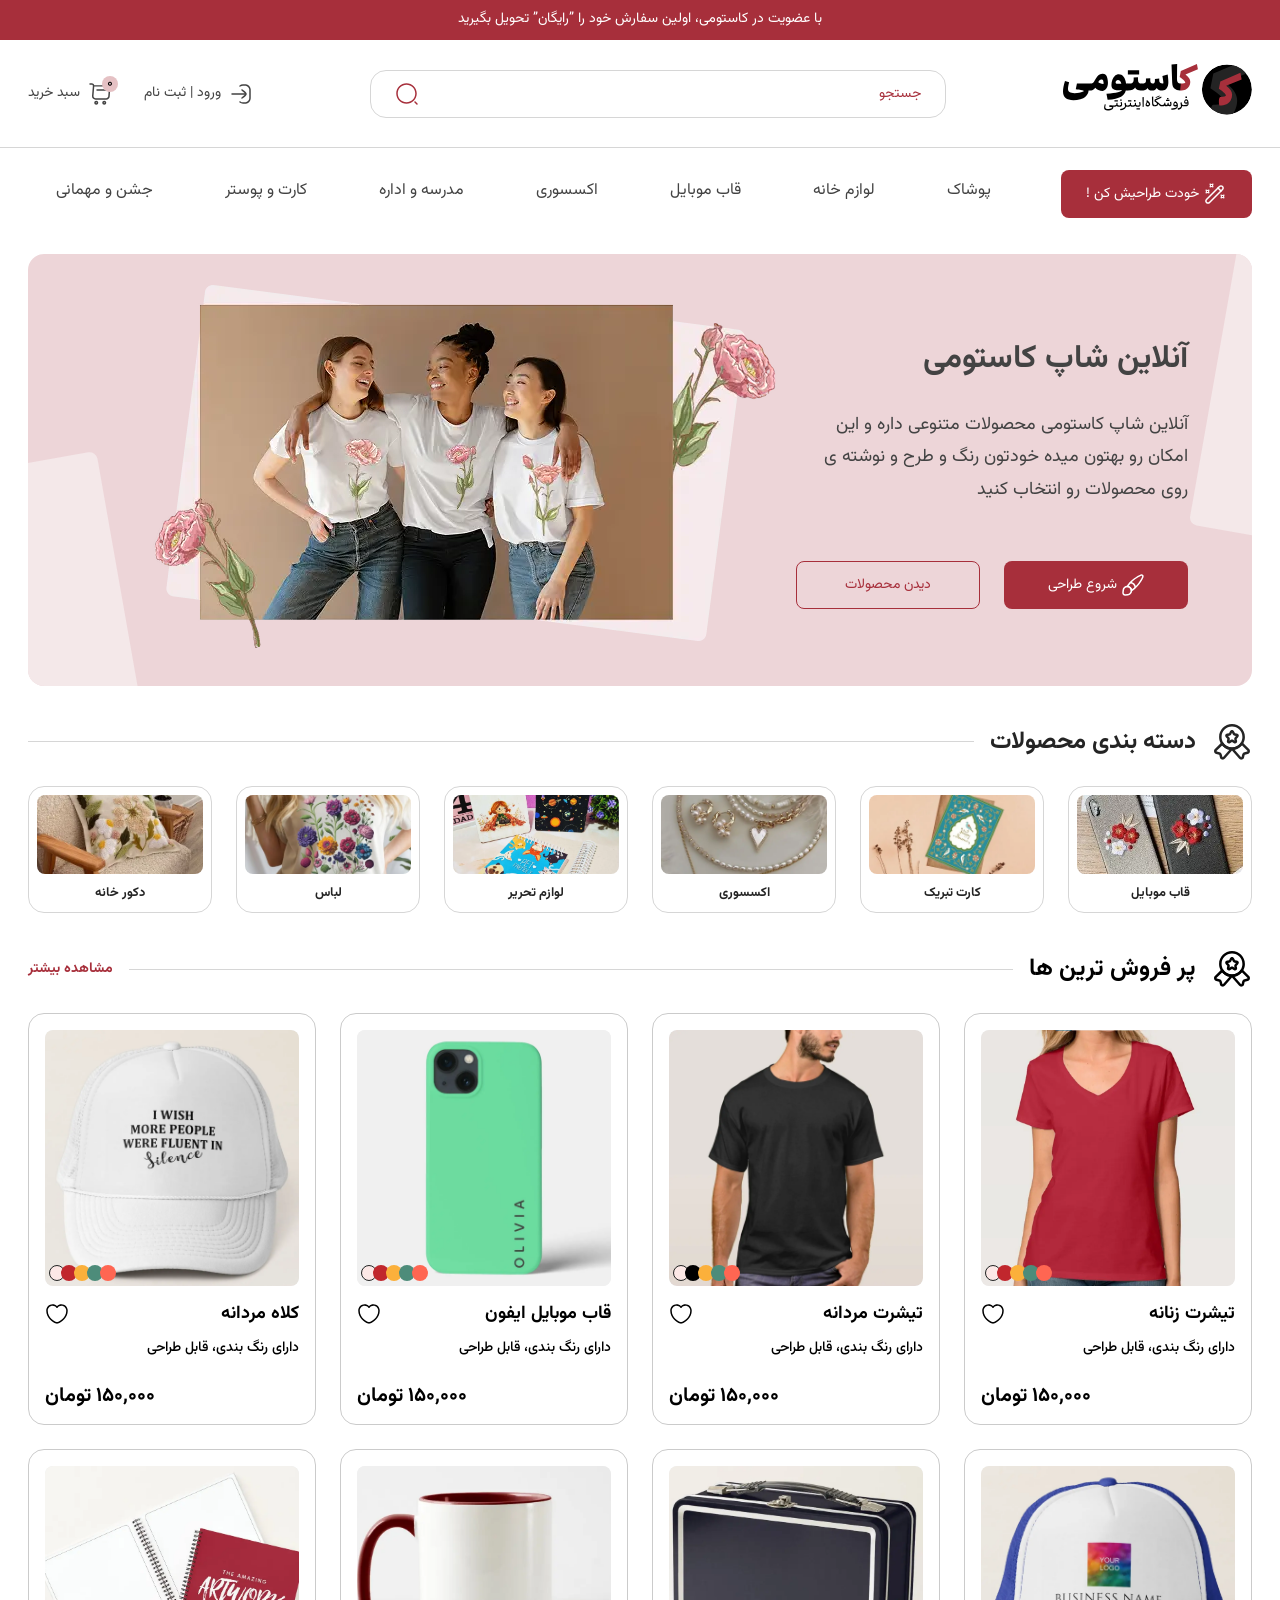
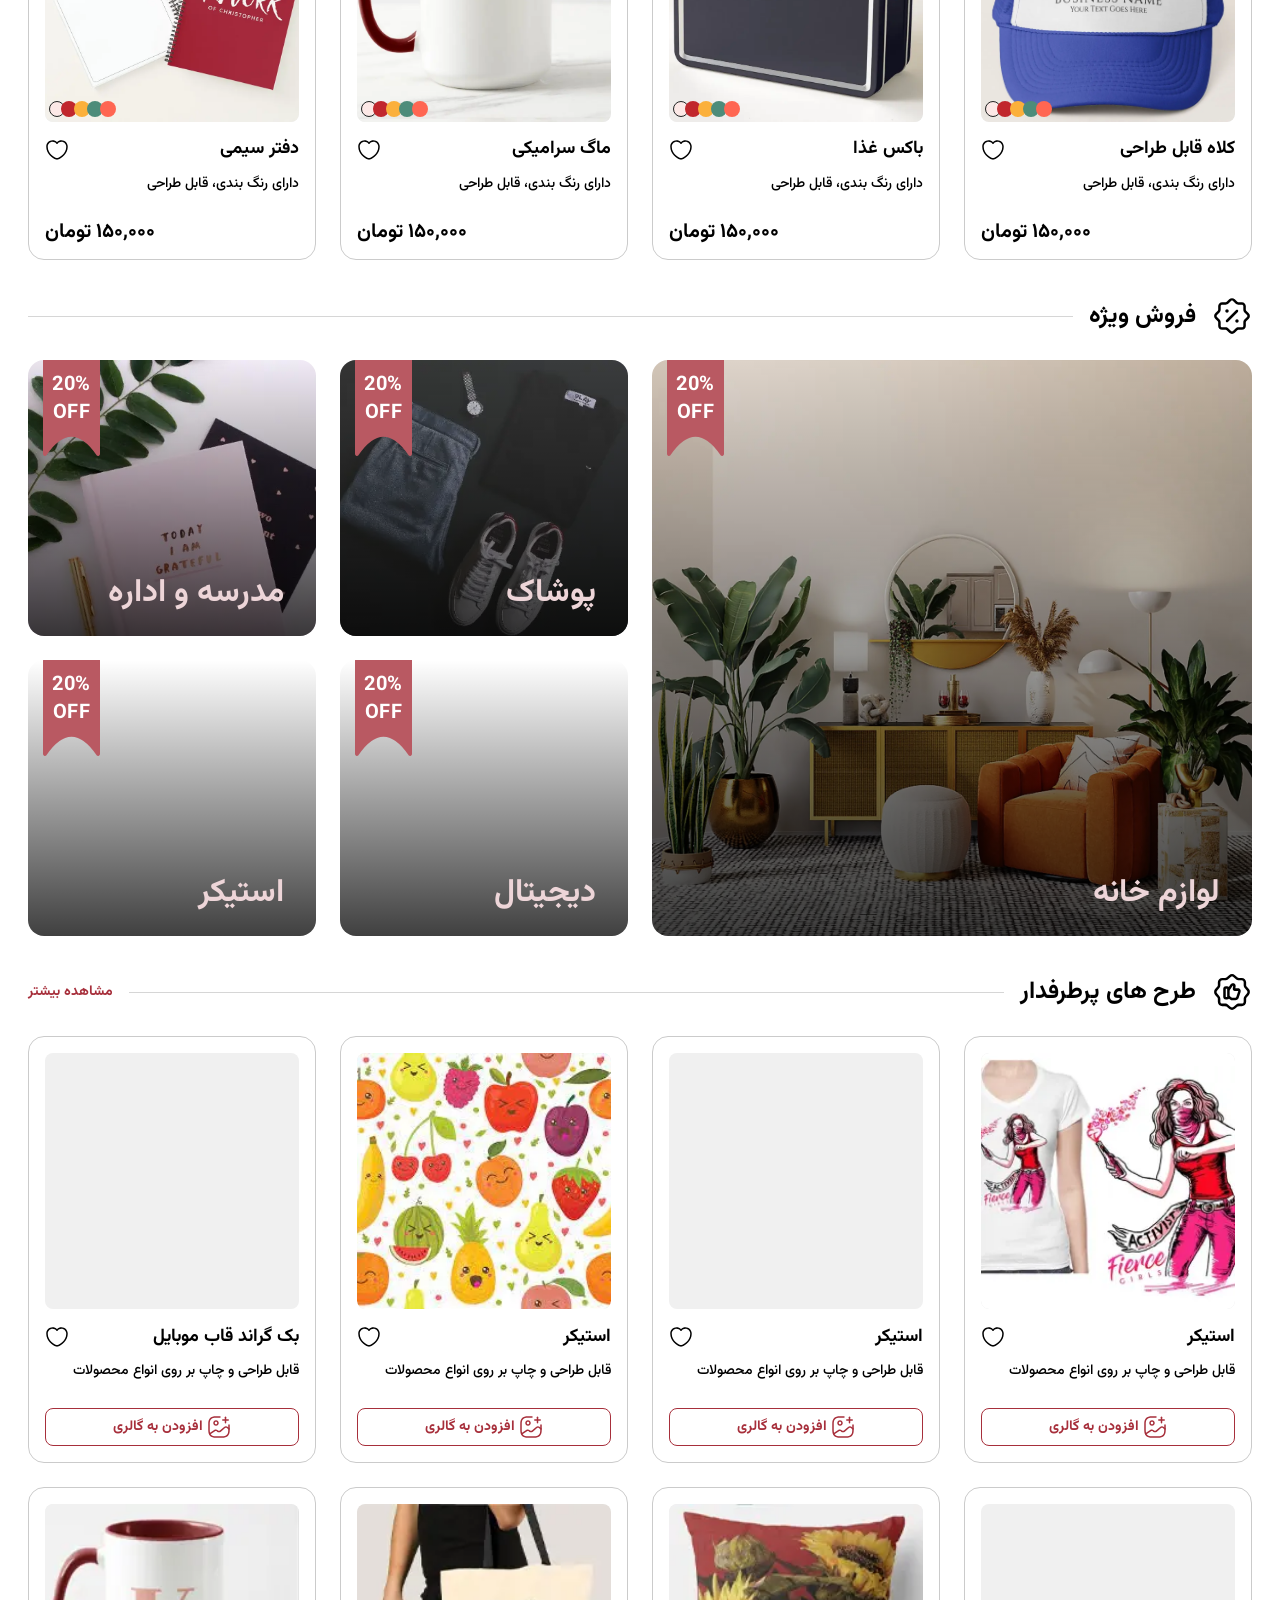
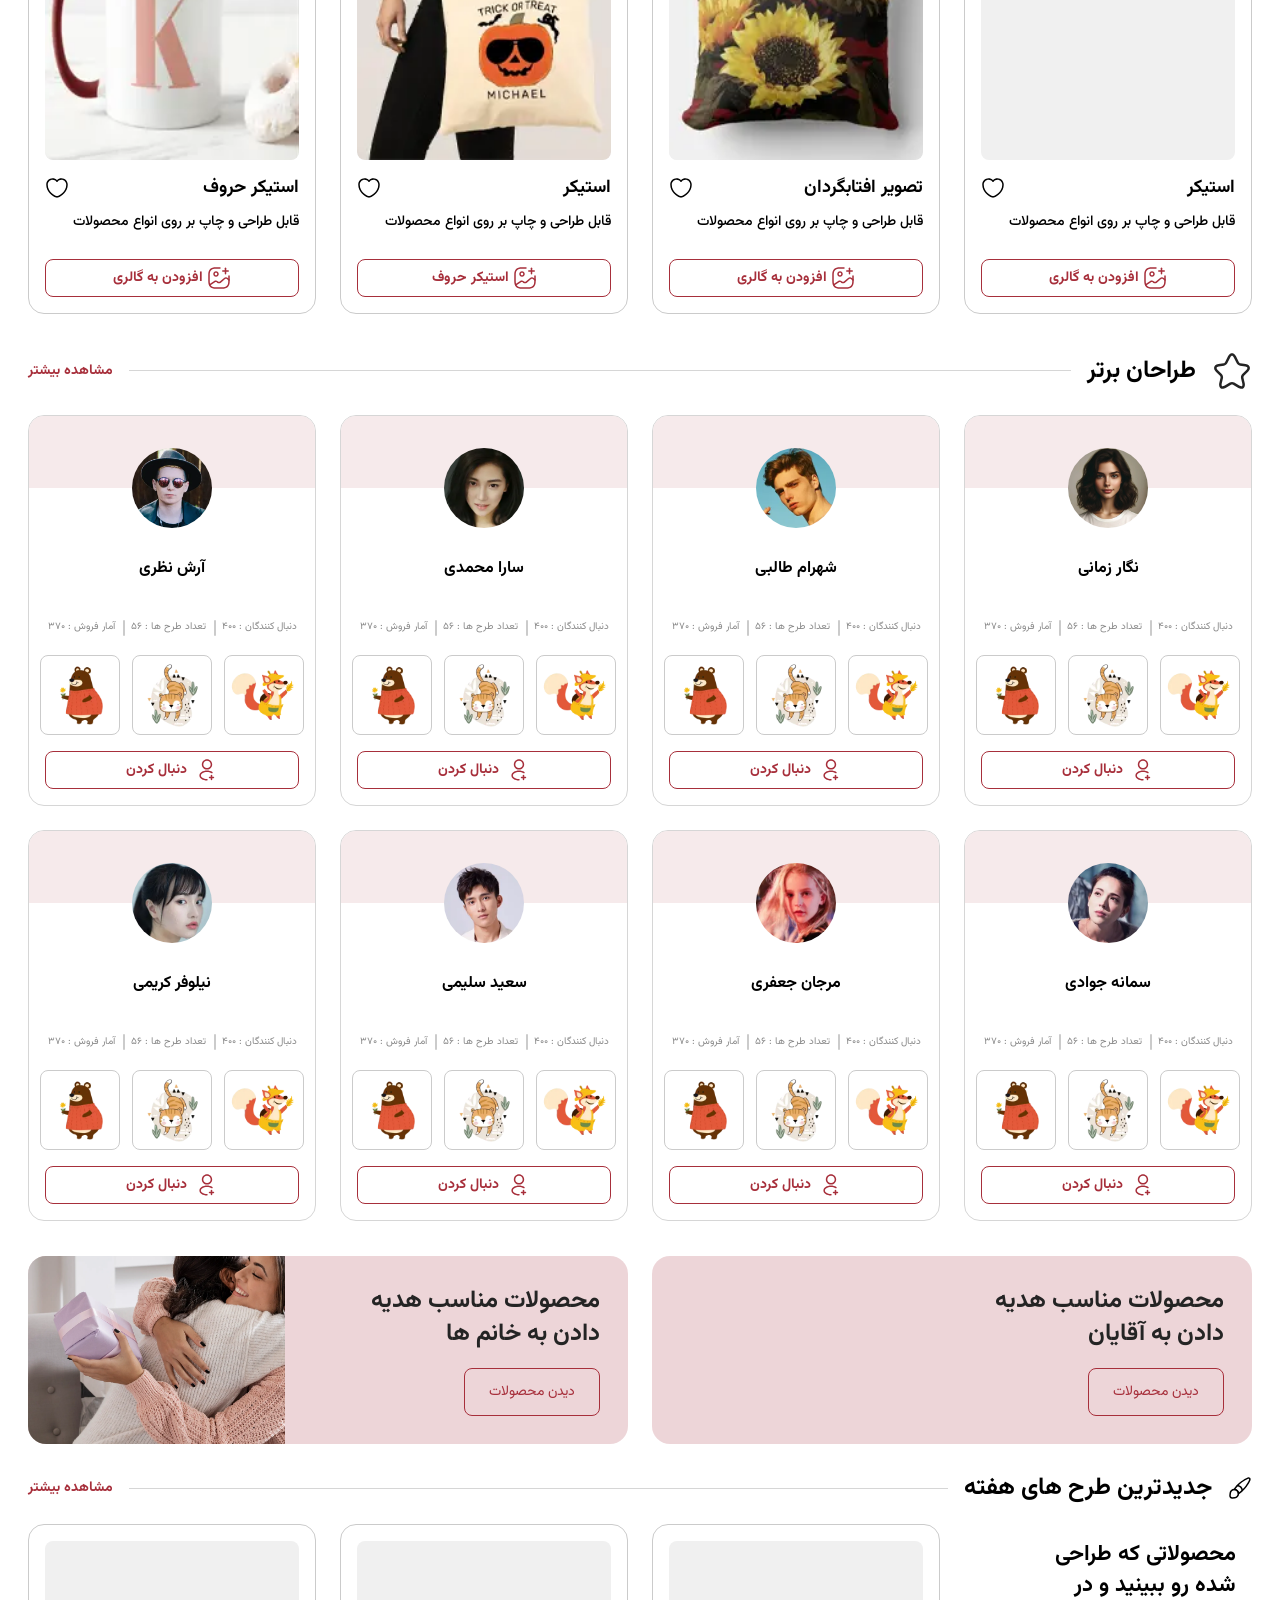
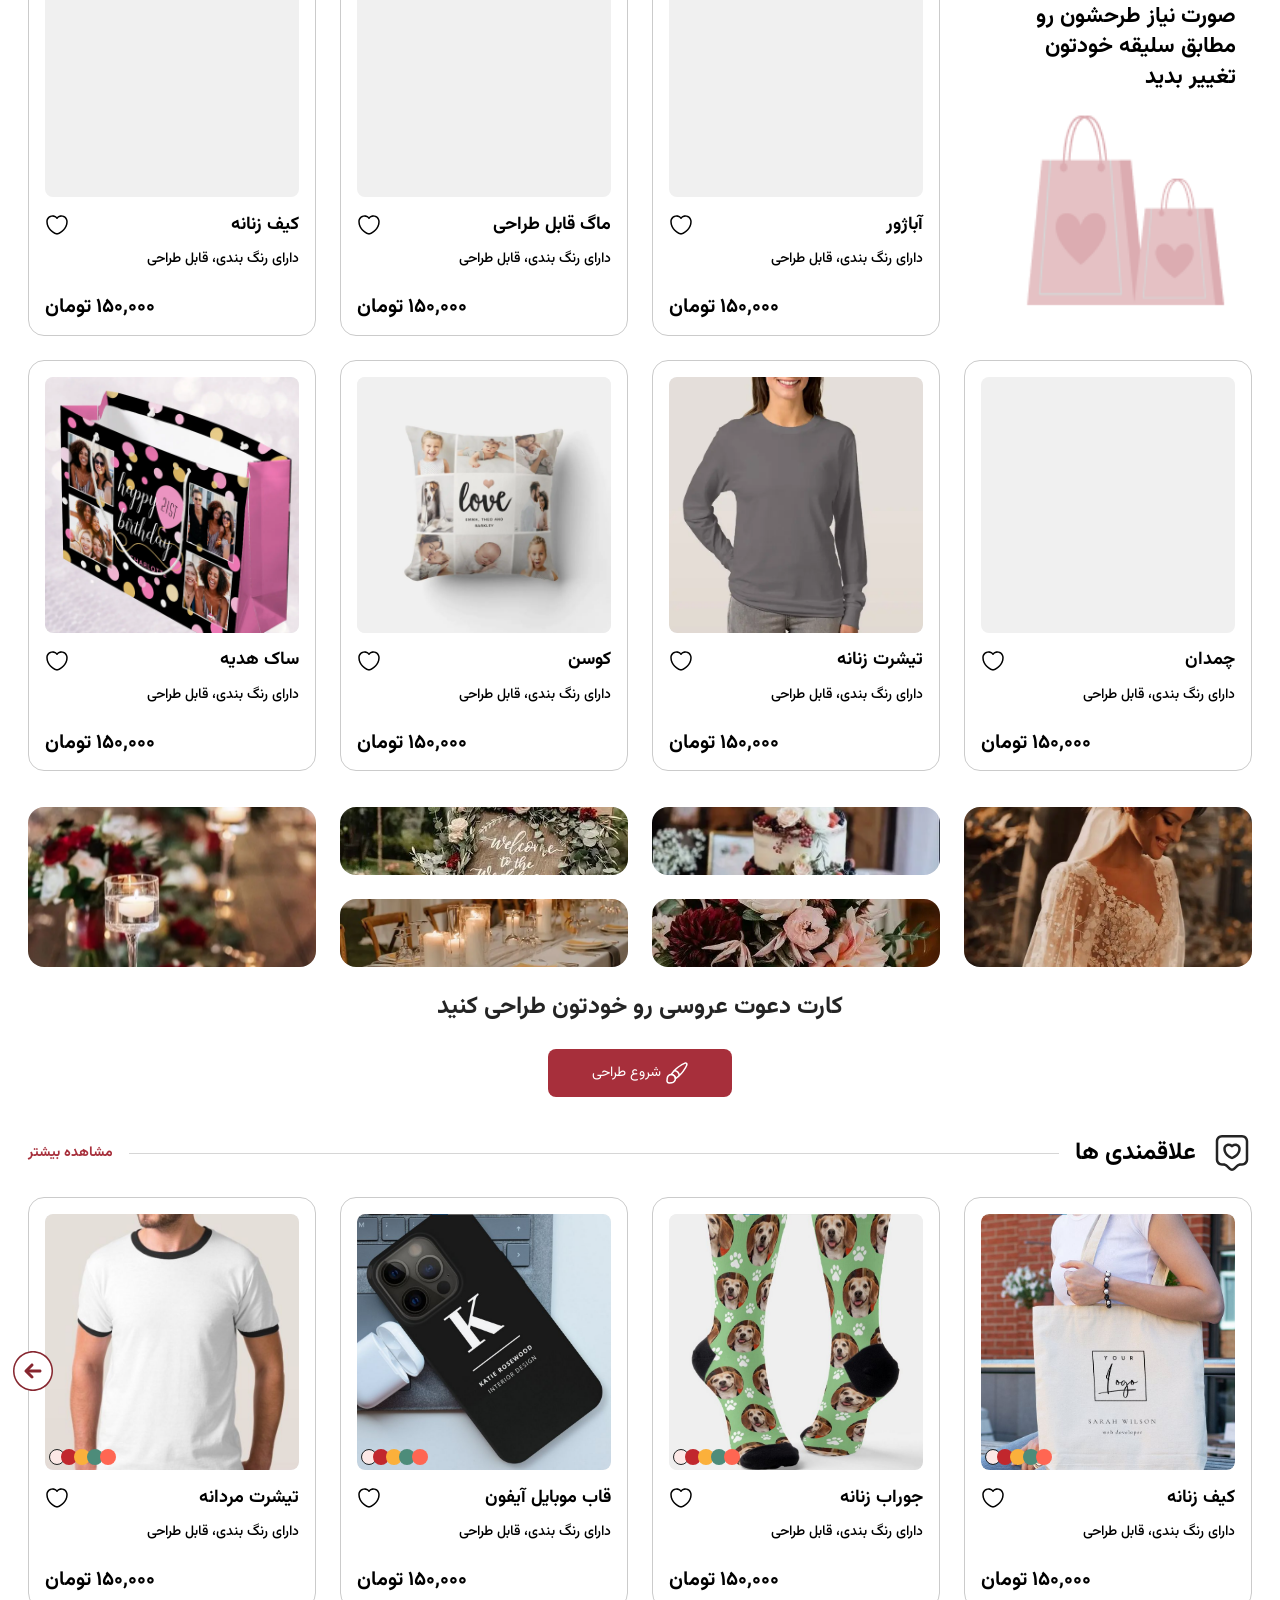
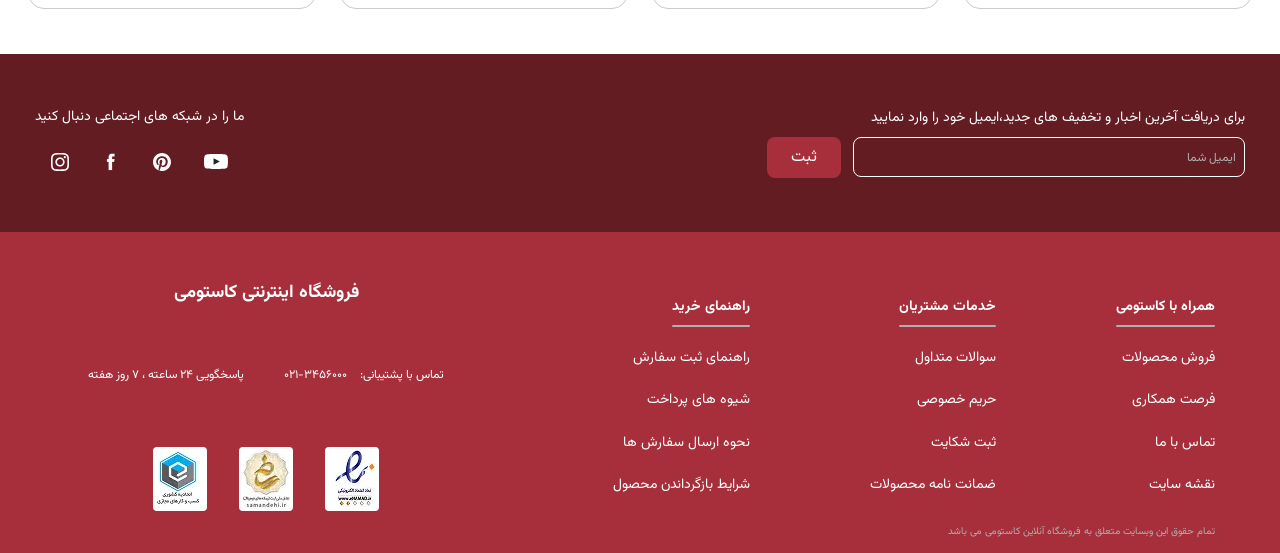
<file: index.html>
<!doctype html>
<html lang="fa-IR" dir="rtl">
  <head>
    <meta charset="UTF-8" />
    <meta name="viewport" content="width=device-width, initial-scale=1.0" />
    <title>کاستومی | فروشگاه اینترنتی</title>

    <!-- SEO & Metadata -->
    <meta
      name="description"
      content="فروشگاه اینترنتی کاستومی - خرید انواع محصولات با کیفیت و طراحی اختصاصی"
    />

    <!-- Favicon -->
    <link rel="icon" type="image/svg+xml" href="favicon.svg" />

    <!-- Preload Critical Fonts for High Performance -->
    <link
      rel="preload"
      href="assets/font/Vazirmatn-Regular.woff2"
      as="font"
      type="font/woff2"
      crossorigin
    />
    <link
      rel="preload"
      href="assets/font/Vazirmatn-Bold.woff2"
      as="font"
      type="font/woff2"
      crossorigin
    />

    <!-- Stylesheets (Modular Architecture) -->

    <link rel="stylesheet" href="css/main.css" />
    <link rel="stylesheet" href="css/responsive.css" />
  </head>
  <body>
    <!-- SVG Sprite Sheet -->
    <svg
      xmlns="http://www.w3.org/2000/svg"
      style="display: none"
      aria-hidden="true"
    >
      <!-- Icon: Heart -->
      <symbol id="icon-heart" viewBox="0 0 24 24">
        <path
          d="M12 21.6516C11.69 21.6516 11.39 21.6116 11.14 21.5216C7.32 20.2116 1.25 15.5616 1.25 8.69156C1.25 5.19156 4.08 2.35156 7.56 2.35156C9.25 2.35156 10.83 3.01156 12 4.19156C13.17 3.01156 14.75 2.35156 16.44 2.35156C19.92 2.35156 22.75 5.20156 22.75 8.69156C22.75 15.5716 16.68 20.2116 12.86 21.5216C12.61 21.6116 12.31 21.6516 12 21.6516ZM7.56 3.85156C4.91 3.85156 2.75 6.02156 2.75 8.69156C2.75 15.5216 9.32 19.3216 11.63 20.1116C11.81 20.1716 12.2 20.1716 12.38 20.1116C14.68 19.3216 21.26 15.5316 21.26 8.69156C21.26 6.02156 19.1 3.85156 16.45 3.85156C14.93 3.85156 13.52 4.56156 12.61 5.79156C12.33 6.17156 11.69 6.17156 11.41 5.79156C10.48 4.55156 9.08 3.85156 7.56 3.85156Z"
          fill="currentColor"
        />
      </symbol>

      <!-- Icon: Star A -->
      <symbol id="icon-star-a" viewBox="0 0 40 40">
        <path
          d="M20.0007 27.9154C19.334 27.9154 18.6673 27.8654 18.034 27.7487C14.5007 27.232 11.284 25.1987 9.25065 22.182C7.83398 20.0487 7.08398 17.5654 7.08398 14.9987C7.08398 7.88203 12.884 2.08203 20.0007 2.08203C27.1173 2.08203 32.9173 7.88203 32.9173 14.9987C32.9173 17.5654 32.1673 20.0487 30.7507 22.182C28.7007 25.2154 25.484 27.232 21.9173 27.7654C21.334 27.8654 20.6673 27.9154 20.0007 27.9154ZM20.0007 4.58203C14.2507 4.58203 9.58398 9.2487 9.58398 14.9987C9.58398 17.082 10.184 19.082 11.3173 20.782C12.9673 23.2154 15.5507 24.8487 18.4173 25.2654C19.484 25.4487 20.534 25.4487 21.5173 25.2654C24.434 24.8487 27.0173 23.1987 28.6673 20.7654C29.8007 19.0654 30.4007 17.0653 30.4007 14.982C30.4173 9.24868 25.7507 4.58203 20.0007 4.58203Z"
          fill="currentColor"
        />
        <path
          d="M10.7822 37.6493C10.5489 37.6493 10.3322 37.616 10.0989 37.566C9.01555 37.316 8.18222 36.4826 7.93222 35.3993L7.34888 32.9493C7.31555 32.7993 7.19888 32.6826 7.03222 32.6326L4.28222 31.9826C3.24888 31.7326 2.43222 30.966 2.14888 29.9493C1.86555 28.9326 2.14888 27.8326 2.89888 27.0826L9.39888 20.5826C9.66555 20.316 10.0322 20.1826 10.3989 20.216C10.7655 20.2493 11.0989 20.4493 11.3155 20.7659C12.9655 23.1993 15.5489 24.8493 18.4322 25.266C19.4989 25.4493 20.5489 25.4493 21.5322 25.266C24.4489 24.8493 27.0322 23.1993 28.6822 20.7659C28.8822 20.4493 29.2322 20.2493 29.5989 20.216C29.9655 20.1826 30.3322 20.316 30.5989 20.5826L37.0989 27.0826C37.8489 27.8326 38.1322 28.9326 37.8489 29.9493C37.5655 30.966 36.7322 31.7493 35.7155 31.9826L32.9655 32.6326C32.8155 32.6659 32.6989 32.7826 32.6489 32.9493L32.0655 35.3993C31.8155 36.4826 30.9822 37.316 29.8989 37.566C28.8155 37.8326 27.6989 37.4493 26.9989 36.5993L19.9989 28.5493L12.9989 36.616C12.4322 37.2826 11.6322 37.6493 10.7822 37.6493ZM10.1489 23.3826L4.66555 28.866C4.51555 29.016 4.53222 29.1826 4.56555 29.2826C4.58222 29.366 4.66555 29.5326 4.86555 29.5659L7.61555 30.216C8.69888 30.466 9.53222 31.2993 9.78222 32.3826L10.3655 34.8326C10.4155 35.0493 10.5822 35.116 10.6822 35.1493C10.7822 35.166 10.9489 35.1826 11.0989 35.016L17.4822 27.666C14.6489 27.116 12.0489 25.5993 10.1489 23.3826ZM22.5155 27.6493L28.8989 34.9826C29.0489 35.1659 29.2322 35.1659 29.3322 35.1326C29.4322 35.1159 29.5822 35.0327 29.6489 34.816L30.2322 32.366C30.4822 31.2827 31.3155 30.4493 32.3989 30.1993L35.1489 29.5493C35.3489 29.4993 35.4322 29.3493 35.4489 29.266C35.4822 29.1826 35.4989 28.9993 35.3489 28.8493L29.8655 23.3659C27.9489 25.5826 25.3655 27.0993 22.5155 27.6493Z"
          fill="currentColor"
        />
        <path
          d="M23.1506 21.4818C22.7172 21.4818 22.2006 21.3651 21.5839 20.9985L20.0006 20.0485L18.4172 20.9818C16.9672 21.8484 16.0172 21.3485 15.6672 21.0985C15.3172 20.8485 14.5672 20.0985 14.9506 18.4485L15.3506 16.7318L14.0172 15.4984C13.2839 14.7651 13.0172 13.8818 13.2672 13.0818C13.5172 12.2818 14.2506 11.7151 15.2839 11.5484L17.0672 11.2485L17.9172 9.3818C18.4006 8.4318 19.1506 7.89844 20.0006 7.89844C20.8506 7.89844 21.6172 8.44848 22.0839 9.39848L23.0672 11.3651L24.7172 11.5651C25.7339 11.7318 26.4672 12.2984 26.7339 13.0984C26.9839 13.8984 26.7172 14.7818 25.9839 15.5151L24.6006 16.8985L25.0339 18.4485C25.4172 20.0985 24.6672 20.8485 24.3172 21.0985C24.1339 21.2485 23.7339 21.4818 23.1506 21.4818ZM16.0172 13.9818L17.1672 15.1318C17.7006 15.6651 17.9672 16.5651 17.8006 17.2985L17.4839 18.6318L18.8172 17.8484C19.5339 17.4318 20.5006 17.4318 21.2006 17.8484L22.5339 18.6318L22.2339 17.2985C22.0672 16.5485 22.3172 15.6651 22.8506 15.1318L24.0006 13.9818L22.5506 13.7318C21.8506 13.6151 21.1506 13.0985 20.8339 12.4651L20.0006 10.8318L19.1672 12.4985C18.8672 13.1151 18.1672 13.6485 17.4672 13.7651L16.0172 13.9818Z"
          fill="currentColor"
        />
      </symbol>

      <!-- Icon: Star B -->
      <symbol id="icon-star-b" viewBox="0 0 40 40">
        <path
          d="M20.0007 37.9162C18.9507 37.9162 17.9673 37.5163 17.234 36.7663L14.7007 34.233C14.5007 34.033 13.9673 33.8163 13.7007 33.8163H10.1006C7.93398 33.8163 6.18397 32.0661 6.18397 29.8995V26.2996C6.18397 26.033 5.9673 25.4997 5.7673 25.2997L3.23399 22.7663C2.50066 22.033 2.08398 21.0496 2.08398 19.9996C2.08398 18.9496 2.48399 17.9662 3.23399 17.2329L5.7673 14.6995C5.9673 14.4995 6.18397 13.9662 6.18397 13.6995V10.0997C6.18397 7.93301 7.93398 6.18285 10.1006 6.18285H13.7007C13.9673 6.18285 14.5007 5.96618 14.7007 5.76618L17.234 3.23281C18.7006 1.76615 21.3007 1.76615 22.7673 3.23281L25.3006 5.76618C25.5006 5.96618 26.034 6.18285 26.3006 6.18285H29.9007C32.0673 6.18285 33.8173 7.93301 33.8173 10.0997V13.6995C33.8173 13.9662 34.034 14.4995 34.234 14.6995L36.7673 17.2329C37.5006 17.9662 37.9173 18.9496 37.9173 19.9996C37.9173 21.0496 37.5173 22.033 36.7673 22.7663L34.234 25.2997C34.034 25.4997 33.8173 26.033 33.8173 26.2996V29.8995C33.8173 32.0661 32.0673 33.8163 29.9007 33.8163H26.3006C26.034 33.8163 25.5006 34.033 25.3006 34.233L22.7673 36.7663C22.034 37.5163 21.0507 37.9162 20.0007 37.9162ZM7.53397 23.5329C8.20063 24.1996 8.68397 25.3663 8.68397 26.2996V29.8995C8.68397 30.6828 9.31731 31.3163 10.1006 31.3163H13.7007C14.634 31.3163 15.8007 31.7995 16.4673 32.4662L19.0006 34.9996C19.534 35.5329 20.4673 35.5329 21.0007 34.9996L23.534 32.4662C24.2006 31.7995 25.3673 31.3163 26.3006 31.3163H29.9007C30.684 31.3163 31.3173 30.6828 31.3173 29.8995V26.2996C31.3173 25.3663 31.8007 24.1996 32.4673 23.5329L35.0007 20.9995C35.2673 20.7329 35.4173 20.3829 35.4173 19.9996C35.4173 19.6162 35.2673 19.2663 35.0007 18.9996L32.4673 16.4663C31.8007 15.7996 31.3173 14.6329 31.3173 13.6995V10.0997C31.3173 9.31634 30.684 8.68285 29.9007 8.68285H26.3006C25.3673 8.68285 24.2006 8.19961 23.534 7.53294L21.0007 4.99958C20.4673 4.46624 19.534 4.46624 19.0006 4.99958L16.4673 7.53294C15.8007 8.19961 14.634 8.68285 13.7007 8.68285H10.1006C9.31731 8.68285 8.68397 9.31634 8.68397 10.0997V13.6995C8.68397 14.6329 8.20063 15.7996 7.53397 16.4663L5.00065 18.9996C4.73398 19.2663 4.58398 19.6162 4.58398 19.9996C4.58398 20.3829 4.73398 20.7329 5.00065 20.9995L7.53397 23.5329Z"
          fill="currentColor"
        />
        <path
          d="M24.9998 26.6693C24.0664 26.6693 23.3164 25.9193 23.3164 25.0026C23.3164 24.0859 24.0664 23.3359 24.9831 23.3359C25.8997 23.3359 26.6497 24.0859 26.6497 25.0026C26.6497 25.9193 25.9164 26.6693 24.9998 26.6693Z"
          fill="currentColor"
        />
        <path
          d="M15.0173 16.6693C14.084 16.6693 13.334 15.9193 13.334 15.0026C13.334 14.0859 14.084 13.3359 15.0007 13.3359C15.9173 13.3359 16.6673 14.0859 16.6673 15.0026C16.6673 15.9193 15.934 16.6693 15.0173 16.6693Z"
          fill="currentColor"
        />
        <path
          d="M14.9997 26.2459C14.6831 26.2459 14.3664 26.1293 14.1164 25.8793C13.6331 25.3959 13.6331 24.5958 14.1164 24.1125L24.1164 14.1125C24.5997 13.6292 25.3997 13.6292 25.8831 14.1125C26.3664 14.5958 26.3664 15.3959 25.8831 15.8793L15.8831 25.8793C15.6331 26.1293 15.3164 26.2459 14.9997 26.2459Z"
          fill="currentColor"
        />
      </symbol>

      <!-- Icon: Star C -->
      <symbol id="icon-star-c" viewBox="0 0 40 40">
        <path
          d="M20.0168 37.9182C18.9668 37.9182 17.9168 37.5682 17.1002 36.8682L14.4668 34.6016C14.2001 34.3682 13.5335 34.1348 13.1835 34.1348H10.3001C7.83346 34.1348 5.83347 32.135 5.83347 29.6683V26.8181C5.83347 26.4681 5.60014 25.8181 5.36681 25.5515L3.1168 22.9015C1.75013 21.2849 1.75013 18.7349 3.1168 17.1182L5.36681 14.4683C5.60014 14.2016 5.83347 13.5516 5.83347 13.2016V10.3515C5.83347 7.88481 7.83346 5.88492 10.3001 5.88492H13.1835C13.5335 5.88492 14.2001 5.63487 14.4668 5.4182L17.1002 3.15156C18.7335 1.75156 21.2835 1.75156 22.9168 3.15156L25.5501 5.4182C25.8168 5.65154 26.4835 5.88492 26.8335 5.88492H29.6668C32.1334 5.88492 34.1335 7.88481 34.1335 10.3515V13.1849C34.1335 13.5349 34.3835 14.2016 34.6168 14.4683L36.8668 17.1016C38.2668 18.7349 38.2668 21.2849 36.8668 22.9182L34.6168 25.5515C34.3835 25.8181 34.1501 26.4848 34.1501 26.8348V29.6683C34.1501 32.135 32.1501 34.1348 29.6835 34.1348H26.8501C26.5001 34.1348 25.8335 34.3849 25.5668 34.6016L22.9335 36.8682C22.1002 37.5682 21.0502 37.9182 20.0168 37.9182ZM10.3001 8.36824C9.21679 8.36824 8.33347 9.25146 8.33347 10.3348V13.1849C8.33347 14.1349 7.88346 15.3516 7.28346 16.0682L5.03345 18.7182C4.45012 19.4015 4.45012 20.5849 5.03345 21.2682L7.28346 23.9182C7.90013 24.6515 8.35015 25.8681 8.35015 26.8015V29.6516C8.35015 30.7349 9.23348 31.6182 10.3168 31.6182H13.2002C14.1668 31.6182 15.3835 32.0682 16.1168 32.7015L18.7501 34.9682C19.4335 35.5515 20.6335 35.5515 21.3168 34.9682L23.9501 32.7015C24.6835 32.0849 25.9001 31.6182 26.8668 31.6182H29.7001C30.7835 31.6182 31.6668 30.7349 31.6668 29.6516V26.8181C31.6668 25.8515 32.1168 24.6348 32.7501 23.9015L35.0001 21.2682C35.5835 20.5849 35.5835 19.3848 35.0001 18.7015L32.7501 16.0682C32.1335 15.3349 31.6668 14.1182 31.6668 13.1516V10.3181C31.6668 9.23477 30.7835 8.35155 29.7001 8.35155H26.8668C25.9168 8.35155 24.6835 7.90151 23.9501 7.26818L21.3168 5.00154C20.6335 4.4182 19.4335 4.4182 18.7501 5.00154L16.1168 7.26818C15.3835 7.88485 14.1668 8.35155 13.2002 8.35155H10.3001V8.36824Z"
          fill="currentColor"
        />
        <path
          d="M23.3336 28.2804H20.3669C19.6669 28.2804 18.6169 28.0638 18.0002 27.4471L15.7003 25.6805L17.2336 23.6971L19.6503 25.5638C19.8169 25.6804 20.1169 25.7638 20.3669 25.7638H23.3336C23.7336 25.7638 24.2169 25.4139 24.3002 25.0639L26.2002 19.2804C26.2502 19.1304 26.2502 19.0305 26.2336 18.9972C26.2002 18.8972 26.0836 18.8971 25.9169 18.8971H22.8002C22.2002 18.8971 21.6502 18.6472 21.2502 18.1972C20.8669 17.7472 20.6836 17.1472 20.7669 16.5306L21.1669 14.0139C21.2003 13.8805 21.1003 13.7138 21.0003 13.6804C20.9003 13.6638 20.7503 13.6972 20.7003 13.7472L17.5169 18.4804L15.4336 17.0805L18.6336 12.3305C19.3002 11.3305 20.7003 10.8972 21.8336 11.3139C23.1003 11.7306 23.9169 13.1639 23.6336 14.4639L23.3336 16.3637H25.9169C26.9002 16.3637 27.7669 16.7805 28.2836 17.5138C28.7836 18.2305 28.9002 19.1639 28.5836 20.0472L26.7169 25.7139C26.3669 27.1472 24.8836 28.2804 23.3336 28.2804Z"
          fill="currentColor"
        />
        <path
          d="M14.8344 27.4359H14.051C11.601 27.4359 11.2344 25.7192 11.2344 24.7026V17.0693C11.2344 16.0526 11.601 14.3359 14.051 14.3359H14.8344C17.2844 14.3359 17.6511 16.0526 17.6511 17.0693V24.7026C17.6511 25.7192 17.2844 27.4359 14.8344 27.4359ZM13.7677 24.9192C13.8344 24.9359 13.9344 24.9359 14.0677 24.9359H14.8511C14.9844 24.9359 15.0844 24.9359 15.1511 24.9192C15.1511 24.8692 15.1677 24.8026 15.1677 24.7026V17.0693C15.1677 16.9693 15.1677 16.9026 15.1511 16.8526C15.0844 16.836 14.9844 16.8359 14.8511 16.8359H14.0677C13.9344 16.8359 13.8344 16.836 13.7677 16.8526C13.7677 16.9026 13.7511 16.9693 13.7511 17.0693V24.7026C13.7511 24.8026 13.7511 24.8692 13.7677 24.9192Z"
          fill="currentColor"
        />
      </symbol>
    </svg>

    <header class="header">
      <p class="header__banner">
        با عضویت در کاستومی، اولین سفارش خود را ”رایگان” تحویل بگیرید
      </p>
      <div class="container">
        <div class="header__main">
          <a href="index.html" class="header__logo-wrapper">
            <img
              src="./assets/svg/logo.svg"
              alt="کاستومی"
              class="header__logo"
            />
          </a>
          <form action="#" class="header__search-box">
            <input
              type="text"
              class="header__search"
              placeholder="جستجو"
              id="header-search"
            />

            <span class="header__search-fake" aria-hidden="true">
              جستجو در
              <img
                src="./assets/svg/TYPE.svg"
                alt=""
                class="header__search-fake-logo"
              />
            </span>
            <button
              type="submit"
              class="header__search-btn"
              aria-label="انجام جستجو"
            >
              <svg
                width="24"
                height="24"
                viewBox="0 0 24 24"
                fill="none"
                xmlns="http://www.w3.org/2000/svg"
                class="header__search-icon"
              >
                <path
                  d="M11.5 21.75C5.85 21.75 1.25 17.15 1.25 11.5C1.25 5.85 5.85 1.25 11.5 1.25C17.15 1.25 21.75 5.85 21.75 11.5C21.75 17.15 17.15 21.75 11.5 21.75ZM11.5 2.75C6.67 2.75 2.75 6.68 2.75 11.5C2.75 16.32 6.67 20.25 11.5 20.25C16.33 20.25 20.25 16.32 20.25 11.5C20.25 6.68 16.33 2.75 11.5 2.75Z"
                  fill="#A72F3B"
                />
                <path
                  d="M21.9995 22.7514C21.8095 22.7514 21.6195 22.6814 21.4695 22.5314L19.4695 20.5314C19.1795 20.2414 19.1795 19.7614 19.4695 19.4714C19.7595 19.1814 20.2395 19.1814 20.5295 19.4714L22.5295 21.4714C22.8195 21.7614 22.8195 22.2414 22.5295 22.5314C22.3795 22.6814 22.1895 22.7514 21.9995 22.7514Z"
                  fill="#A72F3B"
                />
              </svg>
            </button>
          </form>
          <div class="header__action-wrapper">
            <a href="./page/login.html" class="header__login-wrapper">
              <svg
                width="24"
                height="24"
                viewBox="0 0 24 24"
                fill="none"
                xmlns="http://www.w3.org/2000/svg"
              >
                <path
                  d="M15 3.75001C15.9577 3.75001 16.3492 3.75234 16.6648 3.80233C18.4834 4.09036 19.9096 5.51662 20.1977 7.33516C20.2477 7.65083 20.25 8.04234 20.25 9.00001V15C20.25 15.9577 20.2477 16.3492 20.1977 16.6649C19.9096 18.4834 18.4834 19.9097 16.6648 20.1977C16.3492 20.2477 15.9577 20.25 15 20.25H14C13.0424 20.25 12.1607 19.9342 11.4504 19.4007C11.1192 19.1519 10.6491 19.2188 10.4003 19.5499C10.1516 19.8811 10.2184 20.3513 10.5496 20.6C11.5106 21.3219 12.7064 21.75 14 21.75L15.0809 21.75C15.9329 21.7501 16.4518 21.7501 16.8995 21.6792C19.3599 21.2895 21.2895 19.3599 21.6792 16.8995C21.7501 16.4518 21.7501 15.9328 21.75 15.0808V8.91921C21.7501 8.06718 21.7501 7.54819 21.6792 7.10051C21.2895 4.64013 19.3599 2.71049 16.8995 2.3208C16.4518 2.2499 15.9329 2.24994 15.0809 2.25L14 2.25001C12.7064 2.25001 11.5106 2.67807 10.5496 3.39997C10.2184 3.64874 10.1516 4.11889 10.4003 4.45008C10.6491 4.78127 11.1192 4.84808 11.4504 4.59932C12.1607 4.06583 13.0424 3.75001 14 3.75001H15Z"
                  fill="#434343"
                />
                <path
                  d="M13.466 7.41233C13.1414 7.15498 12.6697 7.20947 12.4123 7.53404C12.155 7.85861 12.2095 8.33034 12.534 8.58769L14.297 9.98554C15.001 10.5438 15.483 10.9274 15.8105 11.25L3 11.25C2.58579 11.25 2.25 11.5858 2.25 12C2.25 12.4142 2.58579 12.75 3 12.75L15.8105 12.75C15.483 13.0727 15.001 13.4563 14.297 14.0145L12.534 15.4123C12.2095 15.6697 12.155 16.1414 12.4123 16.466C12.6697 16.7905 13.1414 16.845 13.466 16.5877L15.2648 15.1614C15.9373 14.6283 16.4922 14.1883 16.8875 13.7945C17.2932 13.3904 17.6294 12.9419 17.7208 12.3687C17.7402 12.2466 17.75 12.1234 17.75 12C17.75 11.8766 17.7402 11.7534 17.7208 11.6313C17.6294 11.0582 17.2932 10.6096 16.8875 10.2055C16.4922 9.81173 15.9373 9.37176 15.2648 8.83858L13.466 7.41233Z"
                  fill="#434343"
                />
              </svg>
              <span class="header__login-txt">ورود | ثبت نام</span>
            </a>
            <a href="#" class="header__shopping-wrapper" aria-label="سبد خرید">
              <svg
                width="24"
                height="24"
                viewBox="0 0 24 24"
                fill="none"
                xmlns="http://www.w3.org/2000/svg"
                class="header__shopping-icon"
              >
                <path
                  d="M18.19 17.75H7.53999C6.54999 17.75 5.59999 17.33 4.92999 16.6C4.25999 15.87 3.92 14.89 4 13.9L4.83 3.94C4.86 3.63 4.74999 3.33001 4.53999 3.10001C4.32999 2.87001 4.04 2.75 3.73 2.75H2C1.59 2.75 1.25 2.41 1.25 2C1.25 1.59 1.59 1.25 2 1.25H3.74001C4.47001 1.25 5.15999 1.56 5.64999 2.09C5.91999 2.39 6.12 2.74 6.23 3.13H18.72C19.73 3.13 20.66 3.53 21.34 4.25C22.01 4.98 22.35 5.93 22.27 6.94L21.73 14.44C21.62 16.27 20.02 17.75 18.19 17.75ZM6.28 4.62L5.5 14.02C5.45 14.6 5.64 15.15 6.03 15.58C6.42 16.01 6.95999 16.24 7.53999 16.24H18.19C19.23 16.24 20.17 15.36 20.25 14.32L20.79 6.82001C20.83 6.23001 20.64 5.67001 20.25 5.26001C19.86 4.84001 19.32 4.60999 18.73 4.60999H6.28V4.62Z"
                  fill="#434343"
                />
                <path
                  d="M16.25 22.75C15.15 22.75 14.25 21.85 14.25 20.75C14.25 19.65 15.15 18.75 16.25 18.75C17.35 18.75 18.25 19.65 18.25 20.75C18.25 21.85 17.35 22.75 16.25 22.75ZM16.25 20.25C15.97 20.25 15.75 20.47 15.75 20.75C15.75 21.03 15.97 21.25 16.25 21.25C16.53 21.25 16.75 21.03 16.75 20.75C16.75 20.47 16.53 20.25 16.25 20.25Z"
                  fill="#434343"
                />
                <path
                  d="M8.25 22.75C7.15 22.75 6.25 21.85 6.25 20.75C6.25 19.65 7.15 18.75 8.25 18.75C9.35 18.75 10.25 19.65 10.25 20.75C10.25 21.85 9.35 22.75 8.25 22.75ZM8.25 20.25C7.97 20.25 7.75 20.47 7.75 20.75C7.75 21.03 7.97 21.25 8.25 21.25C8.53 21.25 8.75 21.03 8.75 20.75C8.75 20.47 8.53 20.25 8.25 20.25Z"
                  fill="#434343"
                />
                <path
                  d="M21 8.75H9C8.59 8.75 8.25 8.41 8.25 8C8.25 7.59 8.59 7.25 9 7.25H21C21.41 7.25 21.75 7.59 21.75 8C21.75 8.41 21.41 8.75 21 8.75Z"
                  fill="#434343"
                />
              </svg>
              <span class="header__shopping-txt">سبد خرید</span>
              <div class="header__quantity">
                <span>۰</span>
              </div>
            </a>
          </div>
          <button
            class="nav-btn icon-btn"
            aria-label="باز کردن منو"
            aria-expanded="false"
          >
            <span class="nav-btn__line"></span>
          </button>

          <div class="header__logo-mobile">
            <img
              src="./assets/svg/LOGO-Mobile.svg"
              alt="کاستومی"
              class="header__logo-mobile-img"
            />
          </div>
        </div>
      </div>

          <div class="sidebar-menu" id="sidebarMenu">
      <ul class="sidebar-menu__list sidebar-menu__group sidebar-menu__list--first">
        <li class="sidebar-menu__item">
          <a href="#" class="sidebar-menu__link">
            <span class="sidebar-menu__text">پوشاک</span>
            <img
              src="./assets/svg/arroewleftbalck.svg"
              alt=""
              class="sidebar-menu__arrow"
            />
          </a>
        </li>
        <li class="sidebar-menu__item">
          <a href="#" class="sidebar-menu__link">
            <span class="sidebar-menu__text">لوازم خانه</span>
            <img
              src="./assets/svg/arroewleftbalck.svg"
              alt=""
              class="sidebar-menu__arrow"
            />
          </a>
        </li>
        <li class="sidebar-menu__item">
          <a href="#" class="sidebar-menu__link">
            <span class="sidebar-menu__text">قاب موبایل</span>
            <img
              src="./assets/svg/arroewleftbalck.svg"
              alt=""
              class="sidebar-menu__arrow"
            />
          </a>
        </li>
        <li class="sidebar-menu__item">
          <a href="#" class="sidebar-menu__link">
            <span class="sidebar-menu__text">اکسسوری</span>
            <img
              src="./assets/svg/arroewleftbalck.svg"
              alt=""
              class="sidebar-menu__arrow"
            />
          </a>
        </li>
        <li class="sidebar-menu__item">
          <a href="#" class="sidebar-menu__link">
            <span class="sidebar-menu__text">مدرسه و اداره</span>
            <img
              src="./assets/svg/arroewleftbalck.svg"
              alt=""
              class="sidebar-menu__arrow"
            />
          </a>
        </li>
        <li class="sidebar-menu__item">
          <a href="#" class="sidebar-menu__link">
            <span class="sidebar-menu__text">کارت و پوستر</span>
            <img
              src="./assets/svg/arroewleftbalck.svg"
              alt=""
              class="sidebar-menu__arrow"
            />
          </a>
        </li>
        <li class="sidebar-menu__item">
          <a href="#" class="sidebar-menu__link">
            <span class="sidebar-menu__text">جشن و مهمانی</span>
            <img
              src="./assets/svg/arroewleftbalck.svg"
              alt=""
              class="sidebar-menu__arrow"
            />
          </a>
        </li>
      </ul>

      <ul class="sidebar-menu__list sidebar-menu__group">
        <li class="sidebar-menu__item">
          <a href="#" class="sidebar-menu__link">
            <span class="sidebar-menu__text">همراه با کاستومی</span>
            <img
              src="./assets/svg/arroewleftbalck.svg"
              alt=""
              class="sidebar-menu__arrow"
            />
          </a>
        </li>
        <li class="sidebar-menu__item">
          <a href="#" class="sidebar-menu__link">
            <span class="sidebar-menu__text">خدمات مشتریان</span>
            <img
              src="./assets/svg/arroewleftbalck.svg"
              alt=""
              class="sidebar-menu__arrow"
            />
          </a>
        </li>
        <li class="sidebar-menu__item">
          <a href="#" class="sidebar-menu__link">
            <span class="sidebar-menu__text">راهنمای خرید</span>
            <img
              src="./assets/svg/arroewleftbalck.svg"
              alt=""
              class="sidebar-menu__arrow"
            />
          </a>
        </li>
      </ul>
    </div>
    </header>

    <div class="container">
      <nav class="btm-menu">
        <a href="#" class="btm-menu__link">
          <svg
            width="24"
            height="24"
            viewBox="0 0 24 24"
            fill="none"
            xmlns="http://www.w3.org/2000/svg"
          >
            <path
              d="M20.0402 6.81969L14.2802 2.78969C12.7102 1.68969 10.3002 1.74969 8.79023 2.91969L3.78023 6.82969C2.78023 7.60969 1.99023 9.20969 1.99023 10.4697V17.3697C1.99023 19.9197 4.06023 21.9997 6.61023 21.9997H17.3902C19.9402 21.9997 22.0102 19.9297 22.0102 17.3797V10.5997C22.0102 9.24969 21.1402 7.58969 20.0402 6.81969ZM12.7502 17.9997C12.7502 18.4097 12.4102 18.7497 12.0002 18.7497C11.5902 18.7497 11.2502 18.4097 11.2502 17.9997V14.9997C11.2502 14.5897 11.5902 14.2497 12.0002 14.2497C12.4102 14.2497 12.7502 14.5897 12.7502 14.9997V17.9997Z"
              fill="white"
            />
          </svg>
          <span class="btm-menu__text btm-menu__text--active">خانه</span>
        </a>
        <a href="#" class="btm-menu__link">
          <svg
            width="24"
            height="24"
            viewBox="0 0 24 24"
            fill="none"
            xmlns="http://www.w3.org/2000/svg"
          >
            <path
              d="M10.4299 18.3699C10.2799 18.3699 10.1399 18.3299 10.0099 18.2399C9.79991 18.0999 9.67991 17.8699 9.67991 17.6199C9.67991 17.4699 9.66991 17.3099 9.64991 17.1499C9.55991 16.4399 9.23991 15.8199 8.69991 15.2799C8.15991 14.7399 7.48991 14.3999 6.76991 14.3099C6.64991 14.2999 6.47991 14.2899 6.31991 14.2999C6.05991 14.3199 5.81991 14.2099 5.66991 13.9999C5.51991 13.7999 5.47991 13.5299 5.55991 13.2899C5.70991 12.8799 5.92991 12.5099 6.18991 12.2099L7.72991 10.2699C10.3799 6.95992 15.7499 2.97992 19.6799 1.39992C20.5199 1.07992 21.3999 1.26992 22.0099 1.86992C22.6399 2.49992 22.8299 3.39992 22.4999 4.21992C20.9199 8.15992 16.9499 13.5199 13.6399 16.1699L11.6699 17.7499C11.2999 18.0199 10.9999 18.1899 10.6999 18.3099C10.6199 18.3499 10.5199 18.3699 10.4299 18.3699ZM7.53991 12.9399C8.37991 13.1599 9.12991 13.5999 9.75991 14.2299C10.3899 14.8499 10.8099 15.5699 11.0199 16.3699L12.7099 15.0099C15.8499 12.4999 19.6199 7.40992 21.1099 3.66992C21.2599 3.29992 21.0499 3.03992 20.9499 2.94992C20.8799 2.87992 20.6199 2.65992 20.2199 2.80992C16.4999 4.30992 11.4099 8.07992 8.88991 11.2199L7.53991 12.9399Z"
              fill="#CBCBCB"
            />
            <path
              d="M4.08035 22.7501C3.33035 22.7501 2.61035 22.4501 2.07035 21.9101C1.45035 21.2901 1.15035 20.4301 1.25035 19.5501L1.52035 17.0901C1.78035 14.6501 3.78035 12.8401 6.26035 12.7901C6.45036 12.7801 6.70035 12.7901 6.93035 12.8101C8.02035 12.9501 8.99036 13.4401 9.77036 14.2201C10.5404 14.9901 11.0004 15.9101 11.1404 16.9401C11.1704 17.1601 11.1904 17.4001 11.1904 17.6101C11.1904 18.9301 10.6804 20.1601 9.76035 21.0901C8.99036 21.8501 8.00035 22.3201 6.88035 22.4601L4.41035 22.7301C4.30035 22.7401 4.19035 22.7501 4.08035 22.7501ZM6.45035 14.3001C6.41035 14.3001 6.36035 14.3001 6.32035 14.3001C4.81035 14.3301 3.21035 15.3601 3.01035 17.2601L2.74035 19.7201C2.69035 20.1401 2.84035 20.5501 3.13035 20.8501C3.42035 21.1401 3.83035 21.2901 4.24035 21.2401L6.70035 20.9701C7.47035 20.8701 8.16036 20.5501 8.68036 20.0301C9.32036 19.3901 9.68036 18.5301 9.68036 17.6101C9.68036 17.4601 9.67035 17.3001 9.65035 17.1401C9.56035 16.4301 9.24035 15.8101 8.70035 15.2701C8.16035 14.7301 7.49035 14.3901 6.77035 14.3001C6.69035 14.3001 6.57035 14.3001 6.45035 14.3001Z"
              fill="#CBCBCB"
            />
            <path
              d="M14.2398 15.2202C13.8298 15.2202 13.4898 14.8802 13.4898 14.4702C13.4898 12.2702 11.6998 10.4902 9.50977 10.4902C9.09977 10.4902 8.75977 10.1502 8.75977 9.74023C8.75977 9.33023 9.08977 8.99023 9.49977 8.99023C12.5198 8.99023 14.9798 11.4502 14.9798 14.4702C14.9898 14.8902 14.6498 15.2202 14.2398 15.2202Z"
              fill="#CBCBCB"
            />
            <path
              d="M15.6804 22.7297C14.7504 22.7297 13.8204 22.2897 12.9304 21.3997C12.6404 21.1097 12.6404 20.6297 12.9304 20.3397C13.2204 20.0497 13.7004 20.0497 13.9904 20.3397C15.1704 21.5197 16.1804 21.5197 17.3604 20.3397L20.3204 17.3797C21.5104 16.1897 21.5104 15.1797 20.3204 13.9997L19.5804 13.2697C19.2904 12.9797 19.2804 12.4997 19.5704 12.2097C19.8604 11.9097 20.3404 11.9097 20.6304 12.1997L21.3704 12.9297C23.1504 14.7097 23.1504 16.6597 21.3704 18.4397L18.4104 21.3997C17.5404 22.2797 16.6104 22.7297 15.6804 22.7297Z"
              fill="#CBCBCB"
            />
            <path
              d="M3.10977 11.2598C2.91977 11.2598 2.71977 11.1898 2.57977 11.0398C0.819766 9.26977 0.819766 7.30977 2.57977 5.53977L5.53977 2.57977C7.29977 0.819766 9.27977 0.819766 11.0398 2.57977L11.7798 3.31977C12.0698 3.60977 12.0698 4.08977 11.7798 4.37977C11.4898 4.66977 11.0098 4.66977 10.7198 4.37977L9.96977 3.63977C8.78977 2.45977 7.76977 2.45977 6.59977 3.63977L3.63977 6.59977C2.45977 7.78977 2.45977 8.79977 3.63977 9.98977C3.92977 10.2798 3.92977 10.7598 3.63977 11.0498C3.48977 11.1898 3.29977 11.2598 3.10977 11.2598Z"
              fill="#CBCBCB"
            />
            <path
              d="M7.55023 8.30004C7.36023 8.30004 7.17023 8.23004 7.02023 8.08004C6.73023 7.79004 6.73023 7.31004 7.02023 7.02004L10.7202 3.32004C11.0102 3.03004 11.4902 3.03004 11.7802 3.32004C12.0702 3.61004 12.0702 4.09004 11.7802 4.38004L8.08023 8.08004C7.93023 8.23004 7.74023 8.30004 7.55023 8.30004Z"
              fill="#CBCBCB"
            />
            <path
              d="M17.1596 16.4302C16.9696 16.4302 16.7796 16.3602 16.6296 16.2102C16.3396 15.9202 16.3396 15.4402 16.6296 15.1502L19.5896 12.1902C19.8796 11.9002 20.3596 11.9002 20.6496 12.1902C20.9396 12.4802 20.9396 12.9602 20.6496 13.2502L17.6896 16.2102C17.5496 16.3602 17.3596 16.4302 17.1596 16.4302Z"
              fill="#CBCBCB"
            />
          </svg>

          <span class="btm-menu__text">طراحی سفارشی</span>
        </a>
        <a href="#" class="btm-menu__link">
          <svg
            width="24"
            height="24"
            viewBox="0 0 24 24"
            fill="none"
            xmlns="http://www.w3.org/2000/svg"
          >
            <path
              d="M18.19 17.75H7.53999C6.54999 17.75 5.59999 17.33 4.92999 16.6C4.25999 15.87 3.92 14.89 4 13.9L4.83 3.94C4.86 3.63 4.74999 3.33001 4.53999 3.10001C4.32999 2.87001 4.04 2.75 3.73 2.75H2C1.59 2.75 1.25 2.41 1.25 2C1.25 1.59 1.59 1.25 2 1.25H3.74001C4.47001 1.25 5.15999 1.56 5.64999 2.09C5.91999 2.39 6.12 2.74 6.23 3.13H18.72C19.73 3.13 20.66 3.53 21.34 4.25C22.01 4.98 22.35 5.93 22.27 6.94L21.73 14.44C21.62 16.27 20.02 17.75 18.19 17.75ZM6.28 4.62L5.5 14.02C5.45 14.6 5.64 15.15 6.03 15.58C6.42 16.01 6.95999 16.24 7.53999 16.24H18.19C19.23 16.24 20.17 15.36 20.25 14.32L20.79 6.82001C20.83 6.23001 20.64 5.67001 20.25 5.26001C19.86 4.84001 19.32 4.60999 18.73 4.60999H6.28V4.62Z"
              fill="#CBCBCB"
            />
            <path
              d="M16.25 22.75C15.15 22.75 14.25 21.85 14.25 20.75C14.25 19.65 15.15 18.75 16.25 18.75C17.35 18.75 18.25 19.65 18.25 20.75C18.25 21.85 17.35 22.75 16.25 22.75ZM16.25 20.25C15.97 20.25 15.75 20.47 15.75 20.75C15.75 21.03 15.97 21.25 16.25 21.25C16.53 21.25 16.75 21.03 16.75 20.75C16.75 20.47 16.53 20.25 16.25 20.25Z"
              fill="#CBCBCB"
            />
            <path
              d="M8.25 22.75C7.15 22.75 6.25 21.85 6.25 20.75C6.25 19.65 7.15 18.75 8.25 18.75C9.35 18.75 10.25 19.65 10.25 20.75C10.25 21.85 9.35 22.75 8.25 22.75ZM8.25 20.25C7.97 20.25 7.75 20.47 7.75 20.75C7.75 21.03 7.97 21.25 8.25 21.25C8.53 21.25 8.75 21.03 8.75 20.75C8.75 20.47 8.53 20.25 8.25 20.25Z"
              fill="#CBCBCB"
            />
            <path
              d="M21 8.75H9C8.59 8.75 8.25 8.41 8.25 8C8.25 7.59 8.59 7.25 9 7.25H21C21.41 7.25 21.75 7.59 21.75 8C21.75 8.41 21.41 8.75 21 8.75Z"
              fill="#CBCBCB"
            />
          </svg>

          <span class="btm-menu__text">سبد خرید</span>
        </a>
        <a href="#" class="btm-menu__link">
          <svg
            width="24"
            height="24"
            viewBox="0 0 24 24"
            fill="none"
            xmlns="http://www.w3.org/2000/svg"
          >
            <path
              d="M12 12.75C8.83 12.75 6.25 10.17 6.25 7C6.25 3.83 8.83 1.25 12 1.25C15.17 1.25 17.75 3.83 17.75 7C17.75 10.17 15.17 12.75 12 12.75ZM12 2.75C9.66 2.75 7.75 4.66 7.75 7C7.75 9.34 9.66 11.25 12 11.25C14.34 11.25 16.25 9.34 16.25 7C16.25 4.66 14.34 2.75 12 2.75Z"
              fill="#CBCBCB"
            />
            <path
              d="M20.5901 22.75C20.1801 22.75 19.8401 22.41 19.8401 22C19.8401 18.55 16.3202 15.75 12.0002 15.75C7.68015 15.75 4.16016 18.55 4.16016 22C4.16016 22.41 3.82016 22.75 3.41016 22.75C3.00016 22.75 2.66016 22.41 2.66016 22C2.66016 17.73 6.85015 14.25 12.0002 14.25C17.1502 14.25 21.3401 17.73 21.3401 22C21.3401 22.41 21.0001 22.75 20.5901 22.75Z"
              fill="#CBCBCB"
            />
          </svg>

          <span class="btm-menu__text">پروفایل</span>
        </a>
      </nav>

      <main class="main">
        <nav class="nav">
          <div class="btn btn--primary nav__btn">
            <svg
              width="24"
              height="24"
              viewBox="0 0 24 24"
              fill="none"
              xmlns="http://www.w3.org/2000/svg"
              class="your-design__icon"
            >
              <path
                d="M5.00086 21.8689C4.26086 21.8689 3.53086 21.5889 2.97086 21.0289C2.43086 20.4889 2.13086 19.7689 2.13086 18.9989C2.13086 18.2289 2.43086 17.5089 2.97086 16.9689L15.9709 3.96891C17.0909 2.84891 18.9109 2.84891 20.0309 3.96891C20.5709 4.50891 20.8709 5.22891 20.8709 5.99891C20.8709 6.76891 20.5709 7.48891 20.0309 8.02891L7.03086 21.0289C6.47086 21.5889 5.74086 21.8689 5.00086 21.8689ZM18.0009 4.62891C17.6509 4.62891 17.3009 4.75891 17.0309 5.02891L4.03086 18.0289C3.77086 18.2889 3.63086 18.6289 3.63086 18.9989C3.63086 19.3689 3.77086 19.7089 4.03086 19.9689C4.56086 20.4989 5.44086 20.4989 5.97086 19.9689L18.9709 6.96891C19.2309 6.70891 19.3709 6.36891 19.3709 5.99891C19.3709 5.62891 19.2309 5.28891 18.9709 5.02891C18.7009 4.75891 18.3509 4.62891 18.0009 4.62891Z"
                fill="white"
              />
              <path
                d="M18.0092 9.73969C17.8192 9.73969 17.6292 9.66969 17.4792 9.51969L14.4792 6.51969C14.1892 6.22969 14.1892 5.74969 14.4792 5.45969C14.7692 5.16969 15.2492 5.16969 15.5392 5.45969L18.5392 8.45969C18.8292 8.74969 18.8292 9.22969 18.5392 9.51969C18.3892 9.66969 18.1992 9.73969 18.0092 9.73969Z"
                fill="white"
              />
              <path
                d="M9.99907 5.49907C9.94907 5.49907 9.90907 5.48907 9.85907 5.47907L8.49907 5.07907L7.13907 5.47907C6.95907 5.52908 6.76907 5.47907 6.64907 5.34907C6.51907 5.21907 6.46907 5.03908 6.51907 4.85908L6.91907 3.49907L6.51907 2.13907C6.46907 1.95907 6.51907 1.76907 6.64907 1.64907C6.77907 1.51907 6.96907 1.46907 7.13907 1.51907L8.49907 1.91907L9.85907 1.51907C10.0391 1.46907 10.2191 1.51907 10.3491 1.64907C10.4791 1.77907 10.5291 1.96907 10.4791 2.13907L10.0791 3.49907L10.4791 4.85908C10.5291 5.03908 10.4791 5.22907 10.3491 5.34907C10.2591 5.44907 10.1291 5.49907 9.99907 5.49907ZM8.49907 4.05907C8.54907 4.05907 8.58908 4.06907 8.63908 4.07907L9.25908 4.25908L9.07907 3.63908C9.04907 3.54908 9.04907 3.44907 9.07907 3.35907L9.25908 2.73907L8.63908 2.91907C8.54908 2.94907 8.44907 2.94907 8.35907 2.91907L7.73907 2.73907L7.91907 3.35907C7.94907 3.44907 7.94907 3.54908 7.91907 3.63908L7.73907 4.25908L8.35907 4.07907C8.40907 4.06907 8.44907 4.05907 8.49907 4.05907Z"
                fill="white"
              />
              <path
                d="M5.99907 11.4991C5.94907 11.4991 5.90908 11.4891 5.85908 11.4791L4.49907 11.0791L3.13907 11.4791C2.95907 11.5291 2.77907 11.4791 2.64907 11.3491C2.51907 11.2191 2.46907 11.0291 2.51907 10.8591L2.91907 9.49907L2.51907 8.13908C2.46907 7.95908 2.51907 7.76907 2.64907 7.64907C2.77907 7.52907 2.96907 7.46907 3.13907 7.51907L4.49907 7.91907L5.85908 7.51907C6.02908 7.46907 6.21907 7.51907 6.34907 7.64907C6.47907 7.77907 6.52908 7.96908 6.47907 8.13908L6.07907 9.49907L6.47907 10.8591C6.52908 11.0391 6.47907 11.2291 6.34907 11.3491C6.25907 11.4491 6.12908 11.4991 5.99907 11.4991ZM4.49907 10.0591C4.54907 10.0591 4.58907 10.0691 4.63907 10.0791L5.25908 10.2591L5.07907 9.63908C5.04907 9.54908 5.04907 9.44907 5.07907 9.35907L5.25908 8.73907L4.63907 8.91907C4.54907 8.94907 4.44907 8.94907 4.35907 8.91907L3.73907 8.73907L3.91907 9.35907C3.94907 9.44907 3.94907 9.54908 3.91907 9.63908L3.73907 10.2591L4.35907 10.0791C4.40907 10.0691 4.44907 10.0591 4.49907 10.0591Z"
                fill="white"
              />
              <path
                d="M20.9991 16.4991C20.9491 16.4991 20.9091 16.4891 20.8591 16.4791L19.4991 16.0791L18.1391 16.4791C17.9591 16.5291 17.7791 16.4791 17.6491 16.3491C17.5191 16.2191 17.4691 16.0291 17.5191 15.8591L17.9191 14.4991L17.5191 13.1391C17.4691 12.9591 17.5191 12.7691 17.6491 12.6491C17.7791 12.5291 17.9691 12.4691 18.1391 12.5191L19.4991 12.9191L20.8591 12.5191C21.0291 12.4691 21.2191 12.5191 21.3491 12.6491C21.4791 12.7791 21.5291 12.9691 21.4791 13.1391L21.0791 14.4991L21.4791 15.8591C21.5291 16.0391 21.4791 16.2291 21.3491 16.3491C21.2591 16.4491 21.1291 16.4991 20.9991 16.4991ZM19.4991 15.0591C19.5491 15.0591 19.5891 15.0691 19.6391 15.0791L20.2591 15.2591L20.0791 14.6391C20.0491 14.5491 20.0491 14.4491 20.0791 14.3591L20.2591 13.7391L19.6391 13.9191C19.5491 13.9491 19.4491 13.9491 19.3591 13.9191L18.7391 13.7391L18.9191 14.3591C18.9491 14.4491 18.9491 14.5491 18.9191 14.6391L18.7391 15.2591L19.3591 15.0791C19.4091 15.0691 19.4491 15.0591 19.4991 15.0591Z"
                fill="white"
              />
            </svg>
            <span class="btn__text"> خودت طراحیش کن ! </span>
          </div>
          <ul class="nav-list">
            <li class="nav-list__item">
              <a href="#" class="nav-list__link">پوشاک</a>
            </li>
            <li class="nav-list__item">
              <a href="#" class="nav-list__link">لوازم خانه</a>
            </li>
            <li class="nav-list__item">
              <a href="#" class="nav-list__link">قاب موبایل</a>
            </li>
            <li class="nav-list__item">
              <a href="#" class="nav-list__link">اکسسوری</a>
            </li>
            <li class="nav-list__item">
              <a href="#" class="nav-list__link">مدرسه و اداره</a>
            </li>
            <li class="nav-list__item">
              <a href="#" class="nav-list__link">کارت و پوستر</a>
            </li>
            <li class="nav-list__item">
              <a href="#" class="nav-list__link">جشن و مهمانی</a>
            </li>
          </ul>
        </nav>
        <section class="hero section-space">
          <div class="grid item-center">
            <div class="hero__content">
              <h1 class="hero__title">آنلاین شاپ کاستومی</h1>
              <p class="hero__caption">
                آنلاین شاپ کاستومی محصولات متنوعی داره و این امکان رو بهتون میده
                خودتون رنگ و طرح و نوشته ی روی محصولات رو انتخاب کنید
              </p>
              <div class="hero__btns">
                <a href="#" class="hero__btn btn btn--primary">
                  <svg
                    width="24"
                    height="24"
                    viewBox="0 0 24 24"
                    fill="none"
                    xmlns="http://www.w3.org/2000/svg"
                    class="hero__btn-icon"
                  >
                    <path
                      d="M10.4299 18.3699C10.2799 18.3699 10.1399 18.3299 10.0099 18.2399C9.79991 18.0999 9.67991 17.8699 9.67991 17.6199C9.67991 17.4699 9.66991 17.3099 9.64991 17.1499C9.55991 16.4399 9.23991 15.8199 8.69991 15.2799C8.15991 14.7399 7.48991 14.3999 6.76991 14.3099C6.64991 14.2999 6.47991 14.2899 6.31991 14.2999C6.05991 14.3199 5.81991 14.2099 5.66991 13.9999C5.51991 13.7999 5.47991 13.5299 5.55991 13.2899C5.70991 12.8799 5.92991 12.5099 6.18991 12.2099L7.72991 10.2699C10.3799 6.95992 15.7499 2.97992 19.6799 1.39992C20.5099 1.07992 21.3999 1.26992 22.0099 1.86992C22.6399 2.49992 22.8299 3.39992 22.4999 4.21992C20.9199 8.15992 16.9499 13.5199 13.6399 16.1699L11.6699 17.7499C11.2999 18.0199 10.9999 18.1899 10.6999 18.3099C10.6199 18.3499 10.5199 18.3699 10.4299 18.3699ZM7.53991 12.9399C8.37991 13.1599 9.12991 13.5999 9.75991 14.2299C10.3899 14.8499 10.8099 15.5699 11.0199 16.3699L12.7099 15.0099C15.8499 12.4999 19.6199 7.40992 21.1099 3.66992C21.2599 3.29992 21.0499 3.03992 20.9499 2.94992C20.8799 2.87992 20.6199 2.65992 20.2199 2.80992C16.4999 4.30992 11.4099 8.07992 8.88991 11.2199L7.53991 12.9399Z"
                      fill="white"
                    />
                    <path
                      d="M4.07938 22.7491C3.32938 22.7491 2.60938 22.4491 2.06938 21.9091C1.44938 21.2891 1.14938 20.4291 1.24938 19.5491L1.51938 17.0891C1.77938 14.6491 3.77938 12.8391 6.25938 12.7891C6.44938 12.7791 6.69938 12.7891 6.92938 12.8091C8.01938 12.9491 8.98938 13.4391 9.76938 14.2191C10.5394 14.9891 10.9994 15.9091 11.1394 16.9391C11.1694 17.1591 11.1894 17.3991 11.1894 17.6091C11.1894 18.9291 10.6794 20.1591 9.75938 21.0891C8.98938 21.8491 7.99938 22.3191 6.87938 22.4591L4.40938 22.7291C4.29938 22.7391 4.18938 22.7491 4.07938 22.7491ZM6.44938 14.2991C6.40938 14.2991 6.35938 14.2991 6.31938 14.2991C4.80938 14.3291 3.20938 15.3591 3.00938 17.2591L2.73938 19.7191C2.68938 20.1391 2.83938 20.5491 3.12938 20.8491C3.41938 21.1391 3.82938 21.2891 4.23938 21.2391L6.69938 20.9691C7.46938 20.8691 8.15938 20.5491 8.67938 20.0291C9.31938 19.3891 9.67938 18.5291 9.67938 17.6091C9.67938 17.4591 9.66938 17.2991 9.64938 17.1391C9.55938 16.4291 9.23938 15.8091 8.69938 15.2691C8.15938 14.7291 7.48938 14.3891 6.76938 14.2991C6.68938 14.2991 6.56938 14.2991 6.44938 14.2991Z"
                      fill="white"
                    />
                    <path
                      d="M14.2398 15.2183C13.8298 15.2183 13.4898 14.8783 13.4898 14.4683C13.4898 12.2683 11.6998 10.4883 9.50977 10.4883C9.09977 10.4883 8.75977 10.1483 8.75977 9.73828C8.75977 9.32828 9.08977 8.98828 9.49977 8.98828C12.5198 8.98828 14.9798 11.4483 14.9798 14.4683C14.9898 14.8883 14.6498 15.2183 14.2398 15.2183Z"
                      fill="white"
                    />
                  </svg>

                  <span class="btn__text">شروع طراحی</span>
                </a>
                <a href="#" class="hero__btn btn btn--outline">
                  <span class="btn__text">دیدن محصولات</span>
                </a>
              </div>
            </div>
            <div class="hero__img-wrapper">
              <img src="assets/img/hero.webp" alt="" class="hero__img" />
            </div>
          </div>
        </section>

        <section class="category section-space">
          <div class="section-header">
            <svg
              width="40"
              height="40"
              viewBox="0 0 40 40"
              fill="#000"
              xmlns="http://www.w3.org/2000/svg"
              class="section-header__icon"
            >
              <use href="#icon-star-a"></use>
            </svg>
            <h2 class="section-header__title">دسته بندی محصولات</h2>

            <div class="category__arrows">
              <svg
                width="16"
                height="16"
                viewBox="0 0 16 16"
                fill="none"
                xmlns="http://www.w3.org/2000/svg"
                class="arrow-icon"
              >
                <path
                  d="M5.93974 13.7797C5.81307 13.7797 5.68641 13.733 5.58641 13.633C5.39307 13.4397 5.39307 13.1197 5.58641 12.9264L9.93307 8.57971C10.2531 8.25971 10.2531 7.73971 9.93307 7.41971L5.58641 3.07304C5.39307 2.87971 5.39307 2.55971 5.58641 2.36637C5.77974 2.17304 6.09974 2.17304 6.29307 2.36637L10.6397 6.71304C10.9797 7.05304 11.1731 7.51304 11.1731 7.99971C11.1731 8.48637 10.9864 8.94637 10.6397 9.28637L6.29307 13.633C6.19307 13.7264 6.06641 13.7797 5.93974 13.7797Z"
                  fill="#EDD5D8"
                />
              </svg>
              <svg
                width="16"
                height="16"
                viewBox="0 0 16 16"
                fill="none"
                xmlns="http://www.w3.org/2000/svg"
                class="arrow-icon"
              >
                <path
                  d="M9.99953 13.7797C9.87286 13.7797 9.7462 13.733 9.6462 13.633L5.29953 9.28637C4.59286 8.57971 4.59286 7.41971 5.29953 6.71304L9.6462 2.36637C9.83953 2.17304 10.1595 2.17304 10.3529 2.36637C10.5462 2.55971 10.5462 2.87971 10.3529 3.07304L6.0062 7.41971C5.6862 7.73971 5.6862 8.25971 6.0062 8.57971L10.3529 12.9264C10.5462 13.1197 10.5462 13.4397 10.3529 13.633C10.2529 13.7264 10.1262 13.7797 9.99953 13.7797Z"
                  fill="#A72F3B"
                />
              </svg>
            </div>
          </div>

          <div class="category__cards grid item-center">
            <div class="category__card">
              <div class="category__img-wrapper">
                <img
                  src="./assets/img/category-1.webp"
                  alt="قاب موبایل"
                  class="category__img"
                  loading="lazy"
                  decoding="async"
                />
              </div>
              <h3 class="category__card-title">قاب موبایل</h3>
            </div>

            <div class="category__card">
              <div class="category__img-wrapper">
                <img
                  src="./assets/img/category-2.webp"
                  alt="کارت تبریک"
                  class="category__img"
                  loading="lazy"
                  decoding="async"
                />
              </div>
              <h3 class="category__card-title">کارت تبریک</h3>
            </div>

            <div class="category__card">
              <div class="category__img-wrapper">
                <img
                  src="./assets/img/category-3.webp"
                  alt="اکسسوری"
                  class="category__img"
                  loading="lazy"
                  decoding="async"
                />
              </div>
              <h3 class="category__card-title">اکسسوری</h3>
            </div>

            <div class="category__card">
              <div class="category__img-wrapper">
                <img
                  src="./assets/img/category-4.webp"
                  alt="لوازم تحریر"
                  class="category__img"
                  loading="lazy"
                  decoding="async"
                />
              </div>
              <h3 class="category__card-title">لوازم تحریر</h3>
            </div>

            <div class="category__card">
              <div class="category__img-wrapper">
                <img
                  src="./assets/img/category-5.webp"
                  alt="لباس"
                  class="category__img"
                  loading="lazy"
                  decoding="async"
                />
              </div>
              <h3 class="category__card-title">لباس</h3>
            </div>

            <div class="category__card">
              <div class="category__img-wrapper">
                <img
                  src="./assets/img/category-6.webp"
                  alt="دکور خانه"
                  class="category__img"
                  loading="lazy"
                  decoding="async"
                />
              </div>
              <h3 class="category__card-title">دکور خانه</h3>
            </div>
          </div>
        </section>

        <section class="best section-space">
          <div class="section-header">
            <svg
              width="40"
              height="40"
              viewBox="0 0 40 40"
              fill="none"
              xmlns="http://www.w3.org/2000/svg"
              class="section-header__icon"
            >
              <use href="#icon-star-a"></use>
            </svg>
            <h2 class="section-header__title">پر فروش ترین ها</h2>
            <a href="#" class="section-header__link">مشاهده بیشتر</a>
          </div>
          <div class="products grid">
            <div class="product">
              <div class="product__img-wrapper">
                <img
                  src="./assets/img/best-1.webp"
                  alt="تی شرت زنانه"
                  class="product__img"
                  loading="lazy"
                  decoding="async"
                />
                <div class="product__card-colors">
                  <span
                    class="product__card-color"
                    style="--color: #ff6652"
                  ></span>
                  <span
                    class="product__card-color"
                    style="--color: #4d8c7a"
                  ></span>
                  <span
                    class="product__card-color"
                    style="--color: #fbb03b"
                  ></span>
                  <span
                    class="product__card-color"
                    style="--color: #c1272d"
                  ></span>
                  <span
                    class="product__card-color product__card-color--active"
                    style="--color: #fce8e6"
                  ></span>
                </div>
              </div>
              <div class="product__head">
                <h3 class="product__title">تیشرت زنانه</h3>
                <button
                  type="button"
                  class="icon-btn product__fav"
                  aria-label="افزودن به علاقه‌مندی‌ها"
                >
                  <svg
                    width="24"
                    height="24"
                    viewBox="0 0 24 24"
                    fill="none"
                    xmlns="http://www.w3.org/2000/svg"
                    class="product__icon"
                  >
                    <use href="#icon-heart"></use>
                  </svg>
                </button>
              </div>
              <p class="product__info">دارای رنگ بندی، قابل طراحی</p>
              <span class="product__price"> ۱۵۰,۰۰۰ تومان</span>
            </div>
            <div class="product">
              <div class="product__img-wrapper">
                <img
                  src="./assets/img/best-2.webp"
                  alt="تی شرت مردانه"
                  class="product__img"
                  loading="lazy"
                  decoding="async"
                />
                <div class="product__card-colors">
                  <span
                    class="product__card-color"
                    style="--color: #ff6652"
                  ></span>
                  <span
                    class="product__card-color"
                    style="--color: #4d8c7a"
                  ></span>
                  <span
                    class="product__card-color"
                    style="--color: #fbb03b"
                  ></span>
                  <span
                    class="product__card-color"
                    style="--color: #000"
                  ></span>
                  <span
                    class="product__card-color product__card-color--active"
                    style="--color: #fce8e6"
                  ></span>
                </div>
              </div>
              <div class="product__head">
                <h3 class="product__title">تیشرت مردانه</h3>
                <button
                  type="button"
                  class="icon-btn product-fav"
                  aria-label="افزودن به علاقه‌مندی‌ها"
                >
                  <svg
                    width="24"
                    height="24"
                    viewBox="0 0 24 24"
                    fill="none"
                    xmlns="http://www.w3.org/2000/svg"
                    class="product__icon"
                  >
                    <use href="#icon-heart"></use>
                  </svg>
                </button>
              </div>
              <p class="product__info">دارای رنگ بندی، قابل طراحی</p>
              <span class="product__price"> ۱۵۰,۰۰۰ تومان</span>
            </div>
            <div class="product">
              <div class="product__img-wrapper">
                <img
                  src="./assets/img/best-3.webp"
                  alt="قاب موبایل ایفون"
                  class="product__img"
                  loading="lazy"
                  decoding="async"
                />
                <div class="product__card-colors">
                  <span
                    class="product__card-color"
                    style="--color: #ff6652"
                  ></span>
                  <span
                    class="product__card-color"
                    style="--color: #4d8c7a"
                  ></span>
                  <span
                    class="product__card-color"
                    style="--color: #fbb03b"
                  ></span>
                  <span
                    class="product__card-color"
                    style="--color: #c1272d"
                  ></span>
                  <span
                    class="product__card-color product__card-color--active"
                    style="--color: #fce8e6"
                  ></span>
                </div>
              </div>
              <div class="product__head">
                <h3 class="product__title">قاب موبایل ایفون</h3>
                <button
                  type="button"
                  class="icon-btn product-fav"
                  aria-label="افزودن به علاقه‌مندی‌ها"
                >
                  <svg
                    width="24"
                    height="24"
                    viewBox="0 0 24 24"
                    fill="none"
                    xmlns="http://www.w3.org/2000/svg"
                    class="product__icon"
                  >
                    <use href="#icon-heart"></use>
                  </svg>
                </button>
              </div>
              <p class="product__info">دارای رنگ بندی، قابل طراحی</p>
              <span class="product__price"> ۱۵۰,۰۰۰ تومان</span>
            </div>
            <div class="product">
              <div class="product__img-wrapper">
                <img
                  src="./assets/img/best-4.webp"
                  alt="کلاه مردانه"
                  class="product__img"
                  loading="lazy"
                  decoding="async"
                />
                <div class="product__card-colors">
                  <span
                    class="product__card-color"
                    style="--color: #ff6652"
                  ></span>
                  <span
                    class="product__card-color"
                    style="--color: #4d8c7a"
                  ></span>
                  <span
                    class="product__card-color"
                    style="--color: #fbb03b"
                  ></span>
                  <span
                    class="product__card-color"
                    style="--color: #c1272d"
                  ></span>
                  <span
                    class="product__card-color product__card-color--active"
                    style="--color: #fce8e6"
                  ></span>
                </div>
              </div>
              <div class="product__head">
                <h3 class="product__title">کلاه مردانه</h3>
                <button
                  type="button"
                  class="icon-btn product-fav"
                  aria-label="افزودن به علاقه‌مندی‌ها"
                >
                  <svg
                    width="24"
                    height="24"
                    viewBox="0 0 24 24"
                    fill="none"
                    xmlns="http://www.w3.org/2000/svg"
                    class="product__icon"
                  >
                    <use href="#icon-heart"></use>
                  </svg>
                </button>
              </div>
              <p class="product__info">دارای رنگ بندی، قابل طراحی</p>
              <span class="product__price"> ۱۵۰,۰۰۰ تومان</span>
            </div>
            <div class="product">
              <div class="product__img-wrapper">
                <img
                  src="./assets/img/best-5.webp"
                  alt="کلاه قابل طراحی "
                  class="product__img"
                  loading="lazy"
                  decoding="async"
                />
                <div class="product__card-colors">
                  <span
                    class="product__card-color"
                    style="--color: #ff6652"
                  ></span>
                  <span
                    class="product__card-color"
                    style="--color: #4d8c7a"
                  ></span>
                  <span
                    class="product__card-color"
                    style="--color: #fbb03b"
                  ></span>
                  <span
                    class="product__card-color"
                    style="--color: #c1272d"
                  ></span>
                  <span
                    class="product__card-color product__card-color--active"
                    style="--color: #fce8e6"
                  ></span>
                </div>
              </div>
              <div class="product__head">
                <h3 class="product__title">کلاه قابل طراحی</h3>
                <button
                  type="button"
                  class="icon-btn product-fav"
                  aria-label="افزودن به علاقه‌مندی‌ها"
                >
                  <svg
                    width="24"
                    height="24"
                    viewBox="0 0 24 24"
                    fill="none"
                    xmlns="http://www.w3.org/2000/svg"
                    class="product__icon"
                  >
                    <use href="#icon-heart"></use>
                  </svg>
                </button>
              </div>
              <p class="product__info">دارای رنگ بندی، قابل طراحی</p>
              <span class="product__price"> ۱۵۰,۰۰۰ تومان</span>
            </div>
            <div class="product">
              <div class="product__img-wrapper">
                <img
                  src="./assets/img/best-6.webp"
                  alt="باکس غذا"
                  class="product__img"
                  loading="lazy"
                  decoding="async"
                />
                <div class="product__card-colors">
                  <span
                    class="product__card-color"
                    style="--color: #ff6652"
                  ></span>
                  <span
                    class="product__card-color"
                    style="--color: #4d8c7a"
                  ></span>
                  <span
                    class="product__card-color"
                    style="--color: #fbb03b"
                  ></span>
                  <span
                    class="product__card-color"
                    style="--color: #c1272d"
                  ></span>
                  <span
                    class="product__card-color product__card-color--active"
                    style="--color: #fce8e6"
                  ></span>
                </div>
              </div>
              <div class="product__head">
                <h3 class="product__title">باکس غذا</h3>
                <button
                  type="button"
                  class="icon-btn product-fav"
                  aria-label="افزودن به علاقه‌مندی‌ها"
                >
                  <svg
                    width="24"
                    height="24"
                    viewBox="0 0 24 24"
                    fill="none"
                    xmlns="http://www.w3.org/2000/svg"
                    class="product__icon"
                  >
                    <use href="#icon-heart"></use>
                  </svg>
                </button>
              </div>
              <p class="product__info">دارای رنگ بندی، قابل طراحی</p>
              <span class="product__price"> ۱۵۰,۰۰۰ تومان</span>
            </div>
            <div class="product">
              <div class="product__img-wrapper">
                <img
                  src="./assets/img/best-7.webp"
                  alt="ماگ سرامیکی"
                  class="product__img"
                  loading="lazy"
                  decoding="async"
                />
                <div class="product__card-colors">
                  <span
                    class="product__card-color"
                    style="--color: #ff6652"
                  ></span>
                  <span
                    class="product__card-color"
                    style="--color: #4d8c7a"
                  ></span>
                  <span
                    class="product__card-color"
                    style="--color: #fbb03b"
                  ></span>
                  <span
                    class="product__card-color"
                    style="--color: #c1272d"
                  ></span>
                  <span
                    class="product__card-color product__card-color--active"
                    style="--color: #fce8e6"
                  ></span>
                </div>
              </div>
              <div class="product__head">
                <h3 class="product__title">ماگ سرامیکی</h3>
                <button
                  type="button"
                  class="icon-btn product-fav"
                  aria-label="افزودن به علاقه‌مندی‌ها"
                >
                  <svg
                    width="24"
                    height="24"
                    viewBox="0 0 24 24"
                    fill="none"
                    xmlns="http://www.w3.org/2000/svg"
                    class="product__icon"
                  >
                    <use href="#icon-heart"></use>
                  </svg>
                </button>
              </div>
              <p class="product__info">دارای رنگ بندی، قابل طراحی</p>
              <span class="product__price"> ۱۵۰,۰۰۰ تومان</span>
            </div>
            <div class="product">
              <div class="product__img-wrapper">
                <img
                  src="./assets/img/best-8.webp"
                  alt="دفتر سیمی"
                  class="product__img"
                  loading="lazy"
                  decoding="async"
                />
                <div class="product__card-colors">
                  <span
                    class="product__card-color"
                    style="--color: #ff6652"
                  ></span>
                  <span
                    class="product__card-color"
                    style="--color: #4d8c7a"
                  ></span>
                  <span
                    class="product__card-color"
                    style="--color: #fbb03b"
                  ></span>
                  <span
                    class="product__card-color"
                    style="--color: #c1272d"
                  ></span>
                  <span
                    class="product__card-color product__card-color--active"
                    style="--color: #fce8e6"
                  ></span>
                </div>
              </div>
              <div class="product__head">
                <h3 class="product__title">دفتر سیمی</h3>
                <button
                  type="button"
                  class="icon-btn product-fav"
                  aria-label="افزودن به علاقه‌مندی‌ها"
                >
                  <svg
                    width="24"
                    height="24"
                    viewBox="0 0 24 24"
                    fill="none"
                    xmlns="http://www.w3.org/2000/svg"
                    class="product__icon"
                  >
                    <use href="#icon-heart"></use>
                  </svg>
                </button>
              </div>
              <p class="product__info">دارای رنگ بندی، قابل طراحی</p>
              <span class="product__price"> ۱۵۰,۰۰۰ تومان</span>
            </div>
          </div>
        </section>

        <section class="special section-space">
          <div class="section-header">
            <svg
              width="40"
              height="40"
              viewBox="0 0 40 40"
              fill="none"
              xmlns="http://www.w3.org/2000/svg"
              class="section-header__icon"
            >
              <use href="#icon-star-b"></use>
            </svg>
            <h2 class="section-header__title">فروش ویژه</h2>
          </div>

          <div class="special__wrapper grid">
            <a href="#" class="special__card">
              <div class="special__badge">
                <span>20%</span>
                <span>OFF</span>
              </div>
              <img
                src="./assets/img/sp-1.webp"
                alt="لوازم خانه"
                class="special__img"
                loading="lazy"
                decoding="async"
              />
              <h3 class="special__title">لوازم خانه</h3>
            </a>

            <a href="#" class="special__card">
              <div class="special__badge">
                <span>20%</span>
                <span>OFF</span>
              </div>
              <img
                src="assets/img/sp-2.webp"
                alt="پوشاک"
                class="special__img"
                loading="lazy"
                decoding="async"
              />
              <h3 class="special__title">پوشاک</h3>
            </a>

            <a href="#" class="special__card">
              <div class="special__badge">
                <span>20%</span>
                <span>OFF</span>
              </div>
              <img
                src="assets/img/sp-3.webp"
                alt="مدرسه و اداره"
                class="special__img"
                loading="lazy"
                decoding="async"
              />
              <h3 class="special__title special__title--normal-school">
                مدرسه و اداره
              </h3>
              <h3 class="special__title special__title--mobile-school">
                مدرسه
              </h3>
            </a>

            <a href="#" class="special__card">
              <div class="special__badge">
                <span>20%</span>
                <span>OFF</span>
              </div>
              <img
                src="assets/img/sp-4.webp"
                alt="دیجیتال"
                class="special__img"
                loading="lazy"
                decoding="async"
              />
              <h3 class="special__title">دیجیتال</h3>
            </a>

            <a href="#" class="special__card">
              <div class="special__badge">
                <span>20%</span>
                <span>OFF</span>
              </div>
              <img
                src="assets/img/sp-5.webp"
                alt="استیکر"
                class="special__img"
                loading="lazy"
                decoding="async"
              />
              <h3 class="special__title">استیکر</h3>
            </a>
          </div>
        </section>

        <section class="favorite section-space">
          <div class="section-header">
            <svg
              width="40"
              height="40"
              viewBox="0 0 40 40"
              fill="none"
              xmlns="http://www.w3.org/2000/svg"
              class="section-header__icon"
            >
              <use href="#icon-star-c"></use>
            </svg>

            <h2 class="section-header__title">طرح های پرطرفدار</h2>
            <a href="#" class="section-header__link">مشاهده بیشتر</a>
          </div>
          <div class="products grid">
            <div class="product">
              <div class="product__img-wrapper">
                <img
                  src="./assets/img/fav-1.webp"
                  alt="استیکر"
                  class="product__img"
                  loading="lazy"
                  decoding="async"
                />
              </div>
              <div class="product__head">
                <h3 class="product__title">استیکر</h3>
                <button
                  type="button"
                  class="icon-btn product-fav"
                  aria-label="افزودن به علاقه‌مندی‌ها"
                >
                  <svg
                    width="24"
                    height="24"
                    viewBox="0 0 24 24"
                    fill="none"
                    xmlns="http://www.w3.org/2000/svg"
                    class="product__icon"
                  >
                    <use href="#icon-heart"></use>
                  </svg>
                </button>
              </div>
              <p class="product__info">قابل طراحی و چاپ بر روی انواع محصولات</p>
              <button class="favorite__btn btn btn--outline">
                <svg
                  width="24"
                  height="24"
                  viewBox="0 0 24 24"
                  fill="none"
                  xmlns="http://www.w3.org/2000/svg"
                >
                  <path
                    d="M9 10.75C7.48 10.75 6.25 9.52 6.25 8C6.25 6.48 7.48 5.25 9 5.25C10.52 5.25 11.75 6.48 11.75 8C11.75 9.52 10.52 10.75 9 10.75ZM9 6.75C8.31 6.75 7.75 7.31 7.75 8C7.75 8.69 8.31 9.25 9 9.25C9.69 9.25 10.25 8.69 10.25 8C10.25 7.31 9.69 6.75 9 6.75Z"
                    fill="#A72F3B"
                  />
                  <path
                    d="M15 22.75H9C3.57 22.75 1.25 20.43 1.25 15V9C1.25 3.57 3.57 1.25 9 1.25H13C13.41 1.25 13.75 1.59 13.75 2C13.75 2.41 13.41 2.75 13 2.75H9C4.39 2.75 2.75 4.39 2.75 9V15C2.75 19.61 4.39 21.25 9 21.25H15C19.61 21.25 21.25 19.61 21.25 15V10C21.25 9.59 21.59 9.25 22 9.25C22.41 9.25 22.75 9.59 22.75 10V15C22.75 20.43 20.43 22.75 15 22.75Z"
                    fill="#A72F3B"
                  />
                  <path
                    d="M21.25 5.75H15.75C15.34 5.75 15 5.41 15 5C15 4.59 15.34 4.25 15.75 4.25H21.25C21.66 4.25 22 4.59 22 5C22 5.41 21.66 5.75 21.25 5.75Z"
                    fill="#A72F3B"
                  />
                  <path
                    d="M18.5 8.5C18.09 8.5 17.75 8.16 17.75 7.75V2.25C17.75 1.84 18.09 1.5 18.5 1.5C18.91 1.5 19.25 1.84 19.25 2.25V7.75C19.25 8.16 18.91 8.5 18.5 8.5Z"
                    fill="#A72F3B"
                  />
                  <path
                    d="M2.66932 19.7025C2.42932 19.7025 2.18932 19.5825 2.04932 19.3725C1.81932 19.0325 1.90932 18.5625 2.24932 18.3325L7.17932 15.0225C8.25932 14.3025 9.74932 14.3825 10.7293 15.2125L11.0593 15.5025C11.5593 15.9325 12.4093 15.9325 12.8993 15.5025L17.0593 11.9325C18.1293 11.0225 19.7893 11.0225 20.8593 11.9325L22.4893 13.3325C22.7993 13.6025 22.8393 14.0725 22.5693 14.3925C22.2993 14.7025 21.8293 14.7425 21.5093 14.4725L19.8793 13.0725C19.3793 12.6425 18.5293 12.6425 18.0393 13.0725L13.8793 16.6425C12.8193 17.5525 11.1493 17.5525 10.0793 16.6425L9.74932 16.3525C9.28932 15.9625 8.52932 15.9225 8.01932 16.2725L3.09932 19.5825C2.95932 19.6625 2.80932 19.7025 2.66932 19.7025Z"
                    fill="#A72F3B"
                  />
                </svg>
                <span class="favorite__btn-text">افزودن به گالری</span>
              </button>
            </div>
            <div class="product">
              <div class="product__img-wrapper">
                <img
                  src="./assets/img/fav-2.webp"
                  alt="استیکر"
                  class="product__img"
                  loading="lazy"
                  decoding="async"
                />
              </div>
              <div class="product__head">
                <h3 class="product__title">استیکر</h3>
                <button
                  type="button"
                  class="icon-btn product-fav"
                  aria-label="افزودن به علاقه‌مندی‌ها"
                >
                  <svg
                    width="24"
                    height="24"
                    viewBox="0 0 24 24"
                    fill="none"
                    xmlns="http://www.w3.org/2000/svg"
                    class="product__icon"
                  >
                    <use href="#icon-heart"></use>
                  </svg>
                </button>
              </div>
              <p class="product__info">قابل طراحی و چاپ بر روی انواع محصولات</p>
              <button class="favorite__btn btn btn--outline">
                <svg
                  width="24"
                  height="24"
                  viewBox="0 0 24 24"
                  fill="none"
                  xmlns="http://www.w3.org/2000/svg"
                >
                  <path
                    d="M9 10.75C7.48 10.75 6.25 9.52 6.25 8C6.25 6.48 7.48 5.25 9 5.25C10.52 5.25 11.75 6.48 11.75 8C11.75 9.52 10.52 10.75 9 10.75ZM9 6.75C8.31 6.75 7.75 7.31 7.75 8C7.75 8.69 8.31 9.25 9 9.25C9.69 9.25 10.25 8.69 10.25 8C10.25 7.31 9.69 6.75 9 6.75Z"
                    fill="#A72F3B"
                  />
                  <path
                    d="M15 22.75H9C3.57 22.75 1.25 20.43 1.25 15V9C1.25 3.57 3.57 1.25 9 1.25H13C13.41 1.25 13.75 1.59 13.75 2C13.75 2.41 13.41 2.75 13 2.75H9C4.39 2.75 2.75 4.39 2.75 9V15C2.75 19.61 4.39 21.25 9 21.25H15C19.61 21.25 21.25 19.61 21.25 15V10C21.25 9.59 21.59 9.25 22 9.25C22.41 9.25 22.75 9.59 22.75 10V15C22.75 20.43 20.43 22.75 15 22.75Z"
                    fill="#A72F3B"
                  />
                  <path
                    d="M21.25 5.75H15.75C15.34 5.75 15 5.41 15 5C15 4.59 15.34 4.25 15.75 4.25H21.25C21.66 4.25 22 4.59 22 5C22 5.41 21.66 5.75 21.25 5.75Z"
                    fill="#A72F3B"
                  />
                  <path
                    d="M18.5 8.5C18.09 8.5 17.75 8.16 17.75 7.75V2.25C17.75 1.84 18.09 1.5 18.5 1.5C18.91 1.5 19.25 1.84 19.25 2.25V7.75C19.25 8.16 18.91 8.5 18.5 8.5Z"
                    fill="#A72F3B"
                  />
                  <path
                    d="M2.66932 19.7025C2.42932 19.7025 2.18932 19.5825 2.04932 19.3725C1.81932 19.0325 1.90932 18.5625 2.24932 18.3325L7.17932 15.0225C8.25932 14.3025 9.74932 14.3825 10.7293 15.2125L11.0593 15.5025C11.5593 15.9325 12.4093 15.9325 12.8993 15.5025L17.0593 11.9325C18.1293 11.0225 19.7893 11.0225 20.8593 11.9325L22.4893 13.3325C22.7993 13.6025 22.8393 14.0725 22.5693 14.3925C22.2993 14.7025 21.8293 14.7425 21.5093 14.4725L19.8793 13.0725C19.3793 12.6425 18.5293 12.6425 18.0393 13.0725L13.8793 16.6425C12.8193 17.5525 11.1493 17.5525 10.0793 16.6425L9.74932 16.3525C9.28932 15.9625 8.52932 15.9225 8.01932 16.2725L3.09932 19.5825C2.95932 19.6625 2.80932 19.7025 2.66932 19.7025Z"
                    fill="#A72F3B"
                  />
                </svg>
                <span class="favorite__btn-text">افزودن به گالری</span>
              </button>
            </div>
            <div class="product">
              <div class="product__img-wrapper">
                <img
                  src="./assets/img/fav-3.webp"
                  alt="استیکر"
                  class="product__img"
                  loading="lazy"
                  decoding="async"
                />
              </div>
              <div class="product__head">
                <h3 class="product__title">استیکر</h3>
                <button
                  type="button"
                  class="icon-btn product-fav"
                  aria-label="افزودن به علاقه‌مندی‌ها"
                >
                  <svg
                    width="24"
                    height="24"
                    viewBox="0 0 24 24"
                    fill="none"
                    xmlns="http://www.w3.org/2000/svg"
                    class="product__icon"
                  >
                    <use href="#icon-heart"></use>
                  </svg>
                </button>
              </div>
              <p class="product__info">قابل طراحی و چاپ بر روی انواع محصولات</p>
              <button class="favorite__btn btn btn--outline">
                <svg
                  width="24"
                  height="24"
                  viewBox="0 0 24 24"
                  fill="none"
                  xmlns="http://www.w3.org/2000/svg"
                >
                  <path
                    d="M9 10.75C7.48 10.75 6.25 9.52 6.25 8C6.25 6.48 7.48 5.25 9 5.25C10.52 5.25 11.75 6.48 11.75 8C11.75 9.52 10.52 10.75 9 10.75ZM9 6.75C8.31 6.75 7.75 7.31 7.75 8C7.75 8.69 8.31 9.25 9 9.25C9.69 9.25 10.25 8.69 10.25 8C10.25 7.31 9.69 6.75 9 6.75Z"
                    fill="#A72F3B"
                  />
                  <path
                    d="M15 22.75H9C3.57 22.75 1.25 20.43 1.25 15V9C1.25 3.57 3.57 1.25 9 1.25H13C13.41 1.25 13.75 1.59 13.75 2C13.75 2.41 13.41 2.75 13 2.75H9C4.39 2.75 2.75 4.39 2.75 9V15C2.75 19.61 4.39 21.25 9 21.25H15C19.61 21.25 21.25 19.61 21.25 15V10C21.25 9.59 21.59 9.25 22 9.25C22.41 9.25 22.75 9.59 22.75 10V15C22.75 20.43 20.43 22.75 15 22.75Z"
                    fill="#A72F3B"
                  />
                  <path
                    d="M21.25 5.75H15.75C15.34 5.75 15 5.41 15 5C15 4.59 15.34 4.25 15.75 4.25H21.25C21.66 4.25 22 4.59 22 5C22 5.41 21.66 5.75 21.25 5.75Z"
                    fill="#A72F3B"
                  />
                  <path
                    d="M18.5 8.5C18.09 8.5 17.75 8.16 17.75 7.75V2.25C17.75 1.84 18.09 1.5 18.5 1.5C18.91 1.5 19.25 1.84 19.25 2.25V7.75C19.25 8.16 18.91 8.5 18.5 8.5Z"
                    fill="#A72F3B"
                  />
                  <path
                    d="M2.66932 19.7025C2.42932 19.7025 2.18932 19.5825 2.04932 19.3725C1.81932 19.0325 1.90932 18.5625 2.24932 18.3325L7.17932 15.0225C8.25932 14.3025 9.74932 14.3825 10.7293 15.2125L11.0593 15.5025C11.5593 15.9325 12.4093 15.9325 12.8993 15.5025L17.0593 11.9325C18.1293 11.0225 19.7893 11.0225 20.8593 11.9325L22.4893 13.3325C22.7993 13.6025 22.8393 14.0725 22.5693 14.3925C22.2993 14.7025 21.8293 14.7425 21.5093 14.4725L19.8793 13.0725C19.3793 12.6425 18.5293 12.6425 18.0393 13.0725L13.8793 16.6425C12.8193 17.5525 11.1493 17.5525 10.0793 16.6425L9.74932 16.3525C9.28932 15.9625 8.52932 15.9225 8.01932 16.2725L3.09932 19.5825C2.95932 19.6625 2.80932 19.7025 2.66932 19.7025Z"
                    fill="#A72F3B"
                  />
                </svg>
                <span class="favorite__btn-text">افزودن به گالری</span>
              </button>
            </div>
            <div class="product">
              <div class="product__img-wrapper">
                <img
                  src="./assets/img/fav-4.webp"
                  alt="بک گراند قاب موبایل"
                  class="product__img"
                  loading="lazy"
                  decoding="async"
                />
              </div>
              <div class="product__head">
                <h3 class="product__title">بک گراند قاب موبایل</h3>
                <button
                  type="button"
                  class="icon-btn product-fav"
                  aria-label="افزودن به علاقه‌مندی‌ها"
                >
                  <svg
                    width="24"
                    height="24"
                    viewBox="0 0 24 24"
                    fill="none"
                    xmlns="http://www.w3.org/2000/svg"
                    class="product__icon"
                  >
                    <use href="#icon-heart"></use>
                  </svg>
                </button>
              </div>
              <p class="product__info">قابل طراحی و چاپ بر روی انواع محصولات</p>
              <button class="favorite__btn btn btn--outline">
                <svg
                  width="24"
                  height="24"
                  viewBox="0 0 24 24"
                  fill="none"
                  xmlns="http://www.w3.org/2000/svg"
                >
                  <path
                    d="M9 10.75C7.48 10.75 6.25 9.52 6.25 8C6.25 6.48 7.48 5.25 9 5.25C10.52 5.25 11.75 6.48 11.75 8C11.75 9.52 10.52 10.75 9 10.75ZM9 6.75C8.31 6.75 7.75 7.31 7.75 8C7.75 8.69 8.31 9.25 9 9.25C9.69 9.25 10.25 8.69 10.25 8C10.25 7.31 9.69 6.75 9 6.75Z"
                    fill="#A72F3B"
                  />
                  <path
                    d="M15 22.75H9C3.57 22.75 1.25 20.43 1.25 15V9C1.25 3.57 3.57 1.25 9 1.25H13C13.41 1.25 13.75 1.59 13.75 2C13.75 2.41 13.41 2.75 13 2.75H9C4.39 2.75 2.75 4.39 2.75 9V15C2.75 19.61 4.39 21.25 9 21.25H15C19.61 21.25 21.25 19.61 21.25 15V10C21.25 9.59 21.59 9.25 22 9.25C22.41 9.25 22.75 9.59 22.75 10V15C22.75 20.43 20.43 22.75 15 22.75Z"
                    fill="#A72F3B"
                  />
                  <path
                    d="M21.25 5.75H15.75C15.34 5.75 15 5.41 15 5C15 4.59 15.34 4.25 15.75 4.25H21.25C21.66 4.25 22 4.59 22 5C22 5.41 21.66 5.75 21.25 5.75Z"
                    fill="#A72F3B"
                  />
                  <path
                    d="M18.5 8.5C18.09 8.5 17.75 8.16 17.75 7.75V2.25C17.75 1.84 18.09 1.5 18.5 1.5C18.91 1.5 19.25 1.84 19.25 2.25V7.75C19.25 8.16 18.91 8.5 18.5 8.5Z"
                    fill="#A72F3B"
                  />
                  <path
                    d="M2.66932 19.7025C2.42932 19.7025 2.18932 19.5825 2.04932 19.3725C1.81932 19.0325 1.90932 18.5625 2.24932 18.3325L7.17932 15.0225C8.25932 14.3025 9.74932 14.3825 10.7293 15.2125L11.0593 15.5025C11.5593 15.9325 12.4093 15.9325 12.8993 15.5025L17.0593 11.9325C18.1293 11.0225 19.7893 11.0225 20.8593 11.9325L22.4893 13.3325C22.7993 13.6025 22.8393 14.0725 22.5693 14.3925C22.2993 14.7025 21.8293 14.7425 21.5093 14.4725L19.8793 13.0725C19.3793 12.6425 18.5293 12.6425 18.0393 13.0725L13.8793 16.6425C12.8193 17.5525 11.1493 17.5525 10.0793 16.6425L9.74932 16.3525C9.28932 15.9625 8.52932 15.9225 8.01932 16.2725L3.09932 19.5825C2.95932 19.6625 2.80932 19.7025 2.66932 19.7025Z"
                    fill="#A72F3B"
                  />
                </svg>
                <span class="favorite__btn-text">افزودن به گالری</span>
              </button>
            </div>
            <div class="product">
              <div class="product__img-wrapper">
                <img
                  src="./assets/img/fav-5.webp"
                  alt="استیکر"
                  class="product__img"
                  loading="lazy"
                  decoding="async"
                />
              </div>
              <div class="product__head">
                <h3 class="product__title">استیکر</h3>
                <button
                  type="button"
                  class="icon-btn product-fav"
                  aria-label="افزودن به علاقه‌مندی‌ها"
                >
                  <svg
                    width="24"
                    height="24"
                    viewBox="0 0 24 24"
                    fill="none"
                    xmlns="http://www.w3.org/2000/svg"
                    class="product__icon"
                  >
                    <use href="#icon-heart"></use>
                  </svg>
                </button>
              </div>
              <p class="product__info">قابل طراحی و چاپ بر روی انواع محصولات</p>
              <button class="favorite__btn btn btn--outline">
                <svg
                  width="24"
                  height="24"
                  viewBox="0 0 24 24"
                  fill="none"
                  xmlns="http://www.w3.org/2000/svg"
                >
                  <path
                    d="M9 10.75C7.48 10.75 6.25 9.52 6.25 8C6.25 6.48 7.48 5.25 9 5.25C10.52 5.25 11.75 6.48 11.75 8C11.75 9.52 10.52 10.75 9 10.75ZM9 6.75C8.31 6.75 7.75 7.31 7.75 8C7.75 8.69 8.31 9.25 9 9.25C9.69 9.25 10.25 8.69 10.25 8C10.25 7.31 9.69 6.75 9 6.75Z"
                    fill="#A72F3B"
                  />
                  <path
                    d="M15 22.75H9C3.57 22.75 1.25 20.43 1.25 15V9C1.25 3.57 3.57 1.25 9 1.25H13C13.41 1.25 13.75 1.59 13.75 2C13.75 2.41 13.41 2.75 13 2.75H9C4.39 2.75 2.75 4.39 2.75 9V15C2.75 19.61 4.39 21.25 9 21.25H15C19.61 21.25 21.25 19.61 21.25 15V10C21.25 9.59 21.59 9.25 22 9.25C22.41 9.25 22.75 9.59 22.75 10V15C22.75 20.43 20.43 22.75 15 22.75Z"
                    fill="#A72F3B"
                  />
                  <path
                    d="M21.25 5.75H15.75C15.34 5.75 15 5.41 15 5C15 4.59 15.34 4.25 15.75 4.25H21.25C21.66 4.25 22 4.59 22 5C22 5.41 21.66 5.75 21.25 5.75Z"
                    fill="#A72F3B"
                  />
                  <path
                    d="M18.5 8.5C18.09 8.5 17.75 8.16 17.75 7.75V2.25C17.75 1.84 18.09 1.5 18.5 1.5C18.91 1.5 19.25 1.84 19.25 2.25V7.75C19.25 8.16 18.91 8.5 18.5 8.5Z"
                    fill="#A72F3B"
                  />
                  <path
                    d="M2.66932 19.7025C2.42932 19.7025 2.18932 19.5825 2.04932 19.3725C1.81932 19.0325 1.90932 18.5625 2.24932 18.3325L7.17932 15.0225C8.25932 14.3025 9.74932 14.3825 10.7293 15.2125L11.0593 15.5025C11.5593 15.9325 12.4093 15.9325 12.8993 15.5025L17.0593 11.9325C18.1293 11.0225 19.7893 11.0225 20.8593 11.9325L22.4893 13.3325C22.7993 13.6025 22.8393 14.0725 22.5693 14.3925C22.2993 14.7025 21.8293 14.7425 21.5093 14.4725L19.8793 13.0725C19.3793 12.6425 18.5293 12.6425 18.0393 13.0725L13.8793 16.6425C12.8193 17.5525 11.1493 17.5525 10.0793 16.6425L9.74932 16.3525C9.28932 15.9625 8.52932 15.9225 8.01932 16.2725L3.09932 19.5825C2.95932 19.6625 2.80932 19.7025 2.66932 19.7025Z"
                    fill="#A72F3B"
                  />
                </svg>
                <span class="favorite__btn-text">افزودن به گالری</span>
              </button>
            </div>
            <div class="product">
              <div class="product__img-wrapper">
                <img
                  src="./assets/img/fav-6.webp"
                  alt="تصویر افتابگردان"
                  class="product__img"
                  loading="lazy"
                  decoding="async"
                />
              </div>
              <div class="product__head">
                <h3 class="product__title">تصویر افتابگردان</h3>
                <button
                  type="button"
                  class="icon-btn product-fav"
                  aria-label="افزودن به علاقه‌مندی‌ها"
                >
                  <svg
                    width="24"
                    height="24"
                    viewBox="0 0 24 24"
                    fill="none"
                    xmlns="http://www.w3.org/2000/svg"
                    class="product__icon"
                  >
                    <use href="#icon-heart"></use>
                  </svg>
                </button>
              </div>
              <p class="product__info">قابل طراحی و چاپ بر روی انواع محصولات</p>
              <button class="favorite__btn btn btn--outline">
                <svg
                  width="24"
                  height="24"
                  viewBox="0 0 24 24"
                  fill="none"
                  xmlns="http://www.w3.org/2000/svg"
                >
                  <path
                    d="M9 10.75C7.48 10.75 6.25 9.52 6.25 8C6.25 6.48 7.48 5.25 9 5.25C10.52 5.25 11.75 6.48 11.75 8C11.75 9.52 10.52 10.75 9 10.75ZM9 6.75C8.31 6.75 7.75 7.31 7.75 8C7.75 8.69 8.31 9.25 9 9.25C9.69 9.25 10.25 8.69 10.25 8C10.25 7.31 9.69 6.75 9 6.75Z"
                    fill="#A72F3B"
                  />
                  <path
                    d="M15 22.75H9C3.57 22.75 1.25 20.43 1.25 15V9C1.25 3.57 3.57 1.25 9 1.25H13C13.41 1.25 13.75 1.59 13.75 2C13.75 2.41 13.41 2.75 13 2.75H9C4.39 2.75 2.75 4.39 2.75 9V15C2.75 19.61 4.39 21.25 9 21.25H15C19.61 21.25 21.25 19.61 21.25 15V10C21.25 9.59 21.59 9.25 22 9.25C22.41 9.25 22.75 9.59 22.75 10V15C22.75 20.43 20.43 22.75 15 22.75Z"
                    fill="#A72F3B"
                  />
                  <path
                    d="M21.25 5.75H15.75C15.34 5.75 15 5.41 15 5C15 4.59 15.34 4.25 15.75 4.25H21.25C21.66 4.25 22 4.59 22 5C22 5.41 21.66 5.75 21.25 5.75Z"
                    fill="#A72F3B"
                  />
                  <path
                    d="M18.5 8.5C18.09 8.5 17.75 8.16 17.75 7.75V2.25C17.75 1.84 18.09 1.5 18.5 1.5C18.91 1.5 19.25 1.84 19.25 2.25V7.75C19.25 8.16 18.91 8.5 18.5 8.5Z"
                    fill="#A72F3B"
                  />
                  <path
                    d="M2.66932 19.7025C2.42932 19.7025 2.18932 19.5825 2.04932 19.3725C1.81932 19.0325 1.90932 18.5625 2.24932 18.3325L7.17932 15.0225C8.25932 14.3025 9.74932 14.3825 10.7293 15.2125L11.0593 15.5025C11.5593 15.9325 12.4093 15.9325 12.8993 15.5025L17.0593 11.9325C18.1293 11.0225 19.7893 11.0225 20.8593 11.9325L22.4893 13.3325C22.7993 13.6025 22.8393 14.0725 22.5693 14.3925C22.2993 14.7025 21.8293 14.7425 21.5093 14.4725L19.8793 13.0725C19.3793 12.6425 18.5293 12.6425 18.0393 13.0725L13.8793 16.6425C12.8193 17.5525 11.1493 17.5525 10.0793 16.6425L9.74932 16.3525C9.28932 15.9625 8.52932 15.9225 8.01932 16.2725L3.09932 19.5825C2.95932 19.6625 2.80932 19.7025 2.66932 19.7025Z"
                    fill="#A72F3B"
                  />
                </svg>
                <span class="favorite__btn-text">افزودن به گالری</span>
              </button>
            </div>
            <div class="product">
              <div class="product__img-wrapper">
                <img
                  src="./assets/img/fav-7.webp"
                  alt="استیکر"
                  class="product__img"
                  loading="lazy"
                  decoding="async"
                />
              </div>
              <div class="product__head">
                <h3 class="product__title">استیکر</h3>
                <button
                  type="button"
                  class="icon-btn product-fav"
                  aria-label="افزودن به علاقه‌مندی‌ها"
                >
                  <svg
                    width="24"
                    height="24"
                    viewBox="0 0 24 24"
                    fill="none"
                    xmlns="http://www.w3.org/2000/svg"
                    class="product__icon"
                  >
                    <use href="#icon-heart"></use>
                  </svg>
                </button>
              </div>
              <p class="product__info">قابل طراحی و چاپ بر روی انواع محصولات</p>
              <button class="favorite__btn btn btn--outline">
                <svg
                  width="24"
                  height="24"
                  viewBox="0 0 24 24"
                  fill="none"
                  xmlns="http://www.w3.org/2000/svg"
                >
                  <path
                    d="M9 10.75C7.48 10.75 6.25 9.52 6.25 8C6.25 6.48 7.48 5.25 9 5.25C10.52 5.25 11.75 6.48 11.75 8C11.75 9.52 10.52 10.75 9 10.75ZM9 6.75C8.31 6.75 7.75 7.31 7.75 8C7.75 8.69 8.31 9.25 9 9.25C9.69 9.25 10.25 8.69 10.25 8C10.25 7.31 9.69 6.75 9 6.75Z"
                    fill="#A72F3B"
                  />
                  <path
                    d="M15 22.75H9C3.57 22.75 1.25 20.43 1.25 15V9C1.25 3.57 3.57 1.25 9 1.25H13C13.41 1.25 13.75 1.59 13.75 2C13.75 2.41 13.41 2.75 13 2.75H9C4.39 2.75 2.75 4.39 2.75 9V15C2.75 19.61 4.39 21.25 9 21.25H15C19.61 21.25 21.25 19.61 21.25 15V10C21.25 9.59 21.59 9.25 22 9.25C22.41 9.25 22.75 9.59 22.75 10V15C22.75 20.43 20.43 22.75 15 22.75Z"
                    fill="#A72F3B"
                  />
                  <path
                    d="M21.25 5.75H15.75C15.34 5.75 15 5.41 15 5C15 4.59 15.34 4.25 15.75 4.25H21.25C21.66 4.25 22 4.59 22 5C22 5.41 21.66 5.75 21.25 5.75Z"
                    fill="#A72F3B"
                  />
                  <path
                    d="M18.5 8.5C18.09 8.5 17.75 8.16 17.75 7.75V2.25C17.75 1.84 18.09 1.5 18.5 1.5C18.91 1.5 19.25 1.84 19.25 2.25V7.75C19.25 8.16 18.91 8.5 18.5 8.5Z"
                    fill="#A72F3B"
                  />
                  <path
                    d="M2.66932 19.7025C2.42932 19.7025 2.18932 19.5825 2.04932 19.3725C1.81932 19.0325 1.90932 18.5625 2.24932 18.3325L7.17932 15.0225C8.25932 14.3025 9.74932 14.3825 10.7293 15.2125L11.0593 15.5025C11.5593 15.9325 12.4093 15.9325 12.8993 15.5025L17.0593 11.9325C18.1293 11.0225 19.7893 11.0225 20.8593 11.9325L22.4893 13.3325C22.7993 13.6025 22.8393 14.0725 22.5693 14.3925C22.2993 14.7025 21.8293 14.7425 21.5093 14.4725L19.8793 13.0725C19.3793 12.6425 18.5293 12.6425 18.0393 13.0725L13.8793 16.6425C12.8193 17.5525 11.1493 17.5525 10.0793 16.6425L9.74932 16.3525C9.28932 15.9625 8.52932 15.9225 8.01932 16.2725L3.09932 19.5825C2.95932 19.6625 2.80932 19.7025 2.66932 19.7025Z"
                    fill="#A72F3B"
                  />
                </svg>
                <span class="favorite__btn-text">استیکر حروف</span>
              </button>
            </div>
            <div class="product">
              <div class="product__img-wrapper">
                <img
                  src="./assets/img/fav-8.webp"
                  alt="استیکر حروف"
                  class="product__img"
                  loading="lazy"
                  decoding="async"
                />
              </div>
              <div class="product__head">
                <h3 class="product__title">استیکر حروف</h3>
                <button
                  type="button"
                  class="icon-btn product-fav"
                  aria-label="افزودن به علاقه‌مندی‌ها"
                >
                  <svg
                    width="24"
                    height="24"
                    viewBox="0 0 24 24"
                    fill="none"
                    xmlns="http://www.w3.org/2000/svg"
                    class="product__icon"
                  >
                    <use href="#icon-heart"></use>
                  </svg>
                </button>
              </div>
              <p class="product__info">قابل طراحی و چاپ بر روی انواع محصولات</p>
              <button class="favorite__btn btn btn--outline">
                <svg
                  width="24"
                  height="24"
                  viewBox="0 0 24 24"
                  fill="none"
                  xmlns="http://www.w3.org/2000/svg"
                >
                  <path
                    d="M9 10.75C7.48 10.75 6.25 9.52 6.25 8C6.25 6.48 7.48 5.25 9 5.25C10.52 5.25 11.75 6.48 11.75 8C11.75 9.52 10.52 10.75 9 10.75ZM9 6.75C8.31 6.75 7.75 7.31 7.75 8C7.75 8.69 8.31 9.25 9 9.25C9.69 9.25 10.25 8.69 10.25 8C10.25 7.31 9.69 6.75 9 6.75Z"
                    fill="#A72F3B"
                  />
                  <path
                    d="M15 22.75H9C3.57 22.75 1.25 20.43 1.25 15V9C1.25 3.57 3.57 1.25 9 1.25H13C13.41 1.25 13.75 1.59 13.75 2C13.75 2.41 13.41 2.75 13 2.75H9C4.39 2.75 2.75 4.39 2.75 9V15C2.75 19.61 4.39 21.25 9 21.25H15C19.61 21.25 21.25 19.61 21.25 15V10C21.25 9.59 21.59 9.25 22 9.25C22.41 9.25 22.75 9.59 22.75 10V15C22.75 20.43 20.43 22.75 15 22.75Z"
                    fill="#A72F3B"
                  />
                  <path
                    d="M21.25 5.75H15.75C15.34 5.75 15 5.41 15 5C15 4.59 15.34 4.25 15.75 4.25H21.25C21.66 4.25 22 4.59 22 5C22 5.41 21.66 5.75 21.25 5.75Z"
                    fill="#A72F3B"
                  />
                  <path
                    d="M18.5 8.5C18.09 8.5 17.75 8.16 17.75 7.75V2.25C17.75 1.84 18.09 1.5 18.5 1.5C18.91 1.5 19.25 1.84 19.25 2.25V7.75C19.25 8.16 18.91 8.5 18.5 8.5Z"
                    fill="#A72F3B"
                  />
                  <path
                    d="M2.66932 19.7025C2.42932 19.7025 2.18932 19.5825 2.04932 19.3725C1.81932 19.0325 1.90932 18.5625 2.24932 18.3325L7.17932 15.0225C8.25932 14.3025 9.74932 14.3825 10.7293 15.2125L11.0593 15.5025C11.5593 15.9325 12.4093 15.9325 12.8993 15.5025L17.0593 11.9325C18.1293 11.0225 19.7893 11.0225 20.8593 11.9325L22.4893 13.3325C22.7993 13.6025 22.8393 14.0725 22.5693 14.3925C22.2993 14.7025 21.8293 14.7425 21.5093 14.4725L19.8793 13.0725C19.3793 12.6425 18.5293 12.6425 18.0393 13.0725L13.8793 16.6425C12.8193 17.5525 11.1493 17.5525 10.0793 16.6425L9.74932 16.3525C9.28932 15.9625 8.52932 15.9225 8.01932 16.2725L3.09932 19.5825C2.95932 19.6625 2.80932 19.7025 2.66932 19.7025Z"
                    fill="#A72F3B"
                  />
                </svg>
                <span class="favorite__btn-text">افزودن به گالری</span>
              </button>
            </div>
          </div>
        </section>

        <section class="designers section-space">
          <div class="section-header">
            <svg
              width="40"
              height="40"
              viewBox="0 0 40 40"
              fill="none"
              xmlns="http://www.w3.org/2000/svg"
              class="designers__icon-header-sec"
            >
              <path
                d="M29.4342 37.7865C28.5508 37.7865 27.4175 37.5031 26.0008 36.6698L21.0175 33.7198C20.5008 33.4198 19.5008 33.4198 19.0008 33.7198L14.0008 36.6698C11.0508 38.4198 9.31751 37.7198 8.53418 37.1531C7.76751 36.5865 6.56751 35.1365 7.35085 31.8031L8.53418 26.6865C8.66751 26.1531 8.40085 25.2365 8.00085 24.8365L3.86751 20.7031C1.80085 18.6365 1.96751 16.8698 2.25085 16.0031C2.53418 15.1365 3.43418 13.6031 6.30085 13.1198L11.6175 12.2365C12.1175 12.1531 12.8342 11.6198 13.0508 11.1698L16.0008 5.28646C17.3342 2.60313 19.0842 2.20312 20.0008 2.20312C20.9175 2.20312 22.6675 2.60313 24.0008 5.28646L26.9342 11.1531C27.1675 11.6031 27.8842 12.1365 28.3842 12.2198L33.7008 13.1031C36.5842 13.5865 37.4842 15.1198 37.7508 15.9865C38.0175 16.8531 38.1842 18.6198 36.1342 20.6865L32.0008 24.8365C31.6008 25.2365 31.3508 26.1365 31.4675 26.6865L32.6508 31.8031C33.4175 35.1365 32.2342 36.5865 31.4675 37.1531C31.0508 37.4531 30.3842 37.7865 29.4342 37.7865ZM20.0008 30.9865C20.8175 30.9865 21.6342 31.1865 22.2842 31.5698L27.2675 34.5198C28.7175 35.3865 29.6342 35.3865 29.9842 35.1365C30.3342 34.8865 30.5842 34.0031 30.2175 32.3698L29.0342 27.2531C28.7175 25.8698 29.2342 24.0865 30.2342 23.0698L34.3675 18.9365C35.1842 18.1198 35.5508 17.3198 35.3842 16.7698C35.2008 16.2198 34.4342 15.7698 33.3008 15.5865L27.9842 14.7031C26.7008 14.4865 25.3008 13.4531 24.7175 12.2865L21.7842 6.41979C21.2508 5.35312 20.5842 4.71979 20.0008 4.71979C19.4175 4.71979 18.7508 5.35312 18.2342 6.41979L15.2842 12.2865C14.7008 13.4531 13.3008 14.4865 12.0175 14.7031L6.71751 15.5865C5.58418 15.7698 4.81751 16.2198 4.63418 16.7698C4.45085 17.3198 4.83418 18.1365 5.65085 18.9365L9.78418 23.0698C10.7842 24.0698 11.3008 25.8698 10.9842 27.2531L9.80085 32.3698C9.41751 34.0198 9.68418 34.8865 10.0342 35.1365C10.3842 35.3865 11.2842 35.3698 12.7508 34.5198L17.7342 31.5698C18.3675 31.1865 19.1842 30.9865 20.0008 30.9865Z"
                fill="#242424"
              />
            </svg>
            <h2 class="section-header__title">طراحان برتر</h2>
            <a href="#" class="section-header__link">مشاهده بیشتر</a>
          </div>
          <div class="designers__wrapper grid item-center">
            <div class="designers__card">
              <div class="designers__card-head">
                <img
                  src="./assets/img/des-1.webp"
                  alt=""
                  class="designers__profile-img"
                  loading="lazy"
                  decoding="async"
                />
              </div>
              <div class="designers__card-body">
                <span class="designers__name">نگار زمانی</span>

                <div class="designers__info">
                  <span class="designers__info-text">دنبال کنندگان : ۴۰۰</span>
                  <span class="designers__info-text">تعداد طرح ها : ۵۶</span>
                  <span class="designers__info-text">آمار فروش : ۳۷۰</span>
                </div>
                <div class="designers__pattern">
                  <div class="designers__pattern-wrapper">
                    <img
                      src="./assets/img/pattern-1.webp"
                      alt=""
                      class="designers__pattern-img"
                      loading="lazy"
                      decoding="async"
                    />
                  </div>
                  <div class="designers__pattern-wrapper">
                    <img
                      src="./assets/img/pattern-2.webp"
                      alt=""
                      class="designers__pattern-img"
                      loading="lazy"
                      decoding="async"
                    />
                  </div>
                  <div class="designers__pattern-wrapper">
                    <img
                      src="./assets/img/pattern-3.webp"
                      alt=""
                      class="designers__pattern-img"
                      loading="lazy"
                      decoding="async"
                    />
                  </div>
                </div>
                <button class="designers__btn btn btn--outline">
                  <svg
                    width="24"
                    height="24"
                    viewBox="0 0 24 24"
                    fill="none"
                    xmlns="http://www.w3.org/2000/svg"
                    class="designers__icon"
                  >
                    <path
                      d="M18.5 20.25H14.5C14.09 20.25 13.75 19.91 13.75 19.5C13.75 19.09 14.09 18.75 14.5 18.75H18.5C18.91 18.75 19.25 19.09 19.25 19.5C19.25 19.91 18.91 20.25 18.5 20.25Z"
                      fill="#A72F3B"
                    />
                    <path
                      d="M16.5 22.25C16.09 22.25 15.75 21.91 15.75 21.5V17.5C15.75 17.09 16.09 16.75 16.5 16.75C16.91 16.75 17.25 17.09 17.25 17.5V21.5C17.25 21.91 16.91 22.25 16.5 22.25Z"
                      fill="#A72F3B"
                    />
                    <path
                      d="M12.1607 11.62C12.1307 11.62 12.1107 11.62 12.0807 11.62C12.0307 11.61 11.9607 11.61 11.9007 11.62C9.00068 11.53 6.81068 9.25 6.81068 6.44C6.80068 5.06 7.34068 3.76 8.32068 2.78C9.30068 1.8 10.6007 1.25 11.9907 1.25C14.8507 1.25 17.1807 3.58 17.1807 6.44C17.1807 9.25 14.9907 11.52 12.1907 11.62C12.1807 11.62 12.1707 11.62 12.1607 11.62ZM11.9907 2.75C11.0007 2.75 10.0807 3.14 9.38068 3.83C8.69068 4.53 8.31068 5.45 8.31068 6.43C8.31068 8.43 9.87068 10.05 11.8607 10.11C11.9207 10.1 12.0507 10.1 12.1807 10.11C14.1507 10.02 15.6807 8.41 15.6807 6.43C15.6807 4.41 14.0207 2.75 11.9907 2.75Z"
                      fill="#A72F3B"
                    />
                    <path
                      d="M11.9902 22.5597C9.95016 22.5597 8.02016 22.0297 6.56016 21.0497C5.17016 20.1197 4.41016 18.8497 4.41016 17.4797C4.41016 16.1097 5.18016 14.8497 6.56016 13.9297C9.55016 11.9297 14.4102 11.9297 17.4002 13.9297C17.7402 14.1597 17.8402 14.6297 17.6102 14.9697C17.3802 15.3197 16.9102 15.4097 16.5702 15.1797C14.0802 13.5197 9.88016 13.5197 7.39016 15.1797C6.43016 15.8197 5.91016 16.6297 5.91016 17.4797C5.91016 18.3297 6.43016 19.1597 7.39016 19.7997C8.60016 20.6097 10.2302 21.0497 11.9802 21.0497C12.3902 21.0497 12.7302 21.3897 12.7302 21.7997C12.7302 22.2097 12.4002 22.5597 11.9902 22.5597Z"
                      fill="#A72F3B"
                    />
                  </svg>

                  <span class="designers__btn-text">دنبال کردن</span>
                </button>
              </div>
            </div>
            <div class="designers__card">
              <div class="designers__card-head">
                <img
                  src="./assets/img/des-2.webp"
                  alt=""
                  class="designers__profile-img"
                  loading="lazy"
                  decoding="async"
                />
              </div>
              <div class="designers__card-body">
                <span class="designers__name">شهرام طالبی</span>

                <div class="designers__info">
                  <span class="designers__info-text">دنبال کنندگان : ۴۰۰</span>
                  <span class="designers__info-text">تعداد طرح ها : ۵۶</span>
                  <span class="designers__info-text">آمار فروش : ۳۷۰</span>
                </div>
                <div class="designers__pattern">
                  <div class="designers__pattern-wrapper">
                    <img
                      src="./assets/img/pattern-1.webp"
                      alt=""
                      class="designers__pattern-img"
                      loading="lazy"
                      decoding="async"
                    />
                  </div>
                  <div class="designers__pattern-wrapper">
                    <img
                      src="./assets/img/pattern-2.webp"
                      alt=""
                      class="designers__pattern-img"
                      loading="lazy"
                      decoding="async"
                    />
                  </div>
                  <div class="designers__pattern-wrapper">
                    <img
                      src="./assets/img/pattern-3.webp"
                      alt=""
                      class="designers__pattern-img"
                      loading="lazy"
                      decoding="async"
                    />
                  </div>
                </div>
                <button class="designers__btn btn btn--outline">
                  <svg
                    width="24"
                    height="24"
                    viewBox="0 0 24 24"
                    fill="none"
                    xmlns="http://www.w3.org/2000/svg"
                    class="designers__icon"
                  >
                    <path
                      d="M18.5 20.25H14.5C14.09 20.25 13.75 19.91 13.75 19.5C13.75 19.09 14.09 18.75 14.5 18.75H18.5C18.91 18.75 19.25 19.09 19.25 19.5C19.25 19.91 18.91 20.25 18.5 20.25Z"
                      fill="#A72F3B"
                    />
                    <path
                      d="M16.5 22.25C16.09 22.25 15.75 21.91 15.75 21.5V17.5C15.75 17.09 16.09 16.75 16.5 16.75C16.91 16.75 17.25 17.09 17.25 17.5V21.5C17.25 21.91 16.91 22.25 16.5 22.25Z"
                      fill="#A72F3B"
                    />
                    <path
                      d="M12.1607 11.62C12.1307 11.62 12.1107 11.62 12.0807 11.62C12.0307 11.61 11.9607 11.61 11.9007 11.62C9.00068 11.53 6.81068 9.25 6.81068 6.44C6.80068 5.06 7.34068 3.76 8.32068 2.78C9.30068 1.8 10.6007 1.25 11.9907 1.25C14.8507 1.25 17.1807 3.58 17.1807 6.44C17.1807 9.25 14.9907 11.52 12.1907 11.62C12.1807 11.62 12.1707 11.62 12.1607 11.62ZM11.9907 2.75C11.0007 2.75 10.0807 3.14 9.38068 3.83C8.69068 4.53 8.31068 5.45 8.31068 6.43C8.31068 8.43 9.87068 10.05 11.8607 10.11C11.9207 10.1 12.0507 10.1 12.1807 10.11C14.1507 10.02 15.6807 8.41 15.6807 6.43C15.6807 4.41 14.0207 2.75 11.9907 2.75Z"
                      fill="#A72F3B"
                    />
                    <path
                      d="M11.9902 22.5597C9.95016 22.5597 8.02016 22.0297 6.56016 21.0497C5.17016 20.1197 4.41016 18.8497 4.41016 17.4797C4.41016 16.1097 5.18016 14.8497 6.56016 13.9297C9.55016 11.9297 14.4102 11.9297 17.4002 13.9297C17.7402 14.1597 17.8402 14.6297 17.6102 14.9697C17.3802 15.3197 16.9102 15.4097 16.5702 15.1797C14.0802 13.5197 9.88016 13.5197 7.39016 15.1797C6.43016 15.8197 5.91016 16.6297 5.91016 17.4797C5.91016 18.3297 6.43016 19.1597 7.39016 19.7997C8.60016 20.6097 10.2302 21.0497 11.9802 21.0497C12.3902 21.0497 12.7302 21.3897 12.7302 21.7997C12.7302 22.2097 12.4002 22.5597 11.9902 22.5597Z"
                      fill="#A72F3B"
                    />
                  </svg>

                  <span class="designers__btn-text">دنبال کردن</span>
                </button>
              </div>
            </div>
            <div class="designers__card">
              <div class="designers__card-head">
                <img
                  src="./assets/img/des-3.webp"
                  alt=""
                  class="designers__profile-img"
                  loading="lazy"
                  decoding="async"
                />
              </div>
              <div class="designers__card-body">
                <span class="designers__name">سارا محمدی</span>

                <div class="designers__info">
                  <span class="designers__info-text">دنبال کنندگان : ۴۰۰</span>
                  <span class="designers__info-text">تعداد طرح ها : ۵۶</span>
                  <span class="designers__info-text">آمار فروش : ۳۷۰</span>
                </div>
                <div class="designers__pattern">
                  <div class="designers__pattern-wrapper">
                    <img
                      src="./assets/img/pattern-1.webp"
                      alt=""
                      class="designers__pattern-img"
                      loading="lazy"
                      decoding="async"
                    />
                  </div>
                  <div class="designers__pattern-wrapper">
                    <img
                      src="./assets/img/pattern-2.webp"
                      alt=""
                      class="designers__pattern-img"
                      loading="lazy"
                      decoding="async"
                    />
                  </div>
                  <div class="designers__pattern-wrapper">
                    <img
                      src="./assets/img/pattern-3.webp"
                      alt=""
                      class="designers__pattern-img"
                      loading="lazy"
                      decoding="async"
                    />
                  </div>
                </div>
                <button class="designers__btn btn btn--outline">
                  <svg
                    width="24"
                    height="24"
                    viewBox="0 0 24 24"
                    fill="none"
                    xmlns="http://www.w3.org/2000/svg"
                    class="designers__icon"
                  >
                    <path
                      d="M18.5 20.25H14.5C14.09 20.25 13.75 19.91 13.75 19.5C13.75 19.09 14.09 18.75 14.5 18.75H18.5C18.91 18.75 19.25 19.09 19.25 19.5C19.25 19.91 18.91 20.25 18.5 20.25Z"
                      fill="#A72F3B"
                    />
                    <path
                      d="M16.5 22.25C16.09 22.25 15.75 21.91 15.75 21.5V17.5C15.75 17.09 16.09 16.75 16.5 16.75C16.91 16.75 17.25 17.09 17.25 17.5V21.5C17.25 21.91 16.91 22.25 16.5 22.25Z"
                      fill="#A72F3B"
                    />
                    <path
                      d="M12.1607 11.62C12.1307 11.62 12.1107 11.62 12.0807 11.62C12.0307 11.61 11.9607 11.61 11.9007 11.62C9.00068 11.53 6.81068 9.25 6.81068 6.44C6.80068 5.06 7.34068 3.76 8.32068 2.78C9.30068 1.8 10.6007 1.25 11.9907 1.25C14.8507 1.25 17.1807 3.58 17.1807 6.44C17.1807 9.25 14.9907 11.52 12.1907 11.62C12.1807 11.62 12.1707 11.62 12.1607 11.62ZM11.9907 2.75C11.0007 2.75 10.0807 3.14 9.38068 3.83C8.69068 4.53 8.31068 5.45 8.31068 6.43C8.31068 8.43 9.87068 10.05 11.8607 10.11C11.9207 10.1 12.0507 10.1 12.1807 10.11C14.1507 10.02 15.6807 8.41 15.6807 6.43C15.6807 4.41 14.0207 2.75 11.9907 2.75Z"
                      fill="#A72F3B"
                    />
                    <path
                      d="M11.9902 22.5597C9.95016 22.5597 8.02016 22.0297 6.56016 21.0497C5.17016 20.1197 4.41016 18.8497 4.41016 17.4797C4.41016 16.1097 5.18016 14.8497 6.56016 13.9297C9.55016 11.9297 14.4102 11.9297 17.4002 13.9297C17.7402 14.1597 17.8402 14.6297 17.6102 14.9697C17.3802 15.3197 16.9102 15.4097 16.5702 15.1797C14.0802 13.5197 9.88016 13.5197 7.39016 15.1797C6.43016 15.8197 5.91016 16.6297 5.91016 17.4797C5.91016 18.3297 6.43016 19.1597 7.39016 19.7997C8.60016 20.6097 10.2302 21.0497 11.9802 21.0497C12.3902 21.0497 12.7302 21.3897 12.7302 21.7997C12.7302 22.2097 12.4002 22.5597 11.9902 22.5597Z"
                      fill="#A72F3B"
                    />
                  </svg>

                  <span class="designers__btn-text">دنبال کردن</span>
                </button>
              </div>
            </div>
            <div class="designers__card">
              <div class="designers__card-head">
                <img
                  src="./assets/img/des-4.webp"
                  alt=""
                  class="designers__profile-img"
                  loading="lazy"
                  decoding="async"
                />
              </div>
              <div class="designers__card-body">
                <span class="designers__name">آرش نظری</span>

                <div class="designers__info">
                  <span class="designers__info-text">دنبال کنندگان : ۴۰۰</span>
                  <span class="designers__info-text">تعداد طرح ها : ۵۶</span>
                  <span class="designers__info-text">آمار فروش : ۳۷۰</span>
                </div>
                <div class="designers__pattern">
                  <div class="designers__pattern-wrapper">
                    <img
                      src="./assets/img/pattern-1.webp"
                      alt=""
                      class="designers__pattern-img"
                      loading="lazy"
                      decoding="async"
                    />
                  </div>
                  <div class="designers__pattern-wrapper">
                    <img
                      src="./assets/img/pattern-2.webp"
                      alt=""
                      class="designers__pattern-img"
                      loading="lazy"
                      decoding="async"
                    />
                  </div>
                  <div class="designers__pattern-wrapper">
                    <img
                      src="./assets/img/pattern-3.webp"
                      alt=""
                      class="designers__pattern-img"
                      loading="lazy"
                      decoding="async"
                    />
                  </div>
                </div>
                <button class="designers__btn btn btn--outline">
                  <svg
                    width="24"
                    height="24"
                    viewBox="0 0 24 24"
                    fill="none"
                    xmlns="http://www.w3.org/2000/svg"
                    class="designers__icon"
                  >
                    <path
                      d="M18.5 20.25H14.5C14.09 20.25 13.75 19.91 13.75 19.5C13.75 19.09 14.09 18.75 14.5 18.75H18.5C18.91 18.75 19.25 19.09 19.25 19.5C19.25 19.91 18.91 20.25 18.5 20.25Z"
                      fill="#A72F3B"
                    />
                    <path
                      d="M16.5 22.25C16.09 22.25 15.75 21.91 15.75 21.5V17.5C15.75 17.09 16.09 16.75 16.5 16.75C16.91 16.75 17.25 17.09 17.25 17.5V21.5C17.25 21.91 16.91 22.25 16.5 22.25Z"
                      fill="#A72F3B"
                    />
                    <path
                      d="M12.1607 11.62C12.1307 11.62 12.1107 11.62 12.0807 11.62C12.0307 11.61 11.9607 11.61 11.9007 11.62C9.00068 11.53 6.81068 9.25 6.81068 6.44C6.80068 5.06 7.34068 3.76 8.32068 2.78C9.30068 1.8 10.6007 1.25 11.9907 1.25C14.8507 1.25 17.1807 3.58 17.1807 6.44C17.1807 9.25 14.9907 11.52 12.1907 11.62C12.1807 11.62 12.1707 11.62 12.1607 11.62ZM11.9907 2.75C11.0007 2.75 10.0807 3.14 9.38068 3.83C8.69068 4.53 8.31068 5.45 8.31068 6.43C8.31068 8.43 9.87068 10.05 11.8607 10.11C11.9207 10.1 12.0507 10.1 12.1807 10.11C14.1507 10.02 15.6807 8.41 15.6807 6.43C15.6807 4.41 14.0207 2.75 11.9907 2.75Z"
                      fill="#A72F3B"
                    />
                    <path
                      d="M11.9902 22.5597C9.95016 22.5597 8.02016 22.0297 6.56016 21.0497C5.17016 20.1197 4.41016 18.8497 4.41016 17.4797C4.41016 16.1097 5.18016 14.8497 6.56016 13.9297C9.55016 11.9297 14.4102 11.9297 17.4002 13.9297C17.7402 14.1597 17.8402 14.6297 17.6102 14.9697C17.3802 15.3197 16.9102 15.4097 16.5702 15.1797C14.0802 13.5197 9.88016 13.5197 7.39016 15.1797C6.43016 15.8197 5.91016 16.6297 5.91016 17.4797C5.91016 18.3297 6.43016 19.1597 7.39016 19.7997C8.60016 20.6097 10.2302 21.0497 11.9802 21.0497C12.3902 21.0497 12.7302 21.3897 12.7302 21.7997C12.7302 22.2097 12.4002 22.5597 11.9902 22.5597Z"
                      fill="#A72F3B"
                    />
                  </svg>

                  <span class="designers__btn-text">دنبال کردن</span>
                </button>
              </div>
            </div>
            <div class="designers__card">
              <div class="designers__card-head">
                <img
                  src="./assets/img/des-5.webp"
                  alt=""
                  class="designers__profile-img"
                  loading="lazy"
                  decoding="async"
                />
              </div>
              <div class="designers__card-body">
                <span class="designers__name">سمانه جوادی</span>

                <div class="designers__info">
                  <span class="designers__info-text">دنبال کنندگان : ۴۰۰</span>
                  <span class="designers__info-text">تعداد طرح ها : ۵۶</span>
                  <span class="designers__info-text">آمار فروش : ۳۷۰</span>
                </div>
                <div class="designers__pattern">
                  <div class="designers__pattern-wrapper">
                    <img
                      src="./assets/img/pattern-1.webp"
                      alt=""
                      class="designers__pattern-img"
                      loading="lazy"
                      decoding="async"
                    />
                  </div>
                  <div class="designers__pattern-wrapper">
                    <img
                      src="./assets/img/pattern-2.webp"
                      alt=""
                      class="designers__pattern-img"
                      loading="lazy"
                      decoding="async"
                    />
                  </div>
                  <div class="designers__pattern-wrapper">
                    <img
                      src="./assets/img/pattern-3.webp"
                      alt=""
                      class="designers__pattern-img"
                      loading="lazy"
                      decoding="async"
                    />
                  </div>
                </div>
                <button class="designers__btn btn btn--outline">
                  <svg
                    width="24"
                    height="24"
                    viewBox="0 0 24 24"
                    fill="none"
                    xmlns="http://www.w3.org/2000/svg"
                    class="designers__icon"
                  >
                    <path
                      d="M18.5 20.25H14.5C14.09 20.25 13.75 19.91 13.75 19.5C13.75 19.09 14.09 18.75 14.5 18.75H18.5C18.91 18.75 19.25 19.09 19.25 19.5C19.25 19.91 18.91 20.25 18.5 20.25Z"
                      fill="#A72F3B"
                    />
                    <path
                      d="M16.5 22.25C16.09 22.25 15.75 21.91 15.75 21.5V17.5C15.75 17.09 16.09 16.75 16.5 16.75C16.91 16.75 17.25 17.09 17.25 17.5V21.5C17.25 21.91 16.91 22.25 16.5 22.25Z"
                      fill="#A72F3B"
                    />
                    <path
                      d="M12.1607 11.62C12.1307 11.62 12.1107 11.62 12.0807 11.62C12.0307 11.61 11.9607 11.61 11.9007 11.62C9.00068 11.53 6.81068 9.25 6.81068 6.44C6.80068 5.06 7.34068 3.76 8.32068 2.78C9.30068 1.8 10.6007 1.25 11.9907 1.25C14.8507 1.25 17.1807 3.58 17.1807 6.44C17.1807 9.25 14.9907 11.52 12.1907 11.62C12.1807 11.62 12.1707 11.62 12.1607 11.62ZM11.9907 2.75C11.0007 2.75 10.0807 3.14 9.38068 3.83C8.69068 4.53 8.31068 5.45 8.31068 6.43C8.31068 8.43 9.87068 10.05 11.8607 10.11C11.9207 10.1 12.0507 10.1 12.1807 10.11C14.1507 10.02 15.6807 8.41 15.6807 6.43C15.6807 4.41 14.0207 2.75 11.9907 2.75Z"
                      fill="#A72F3B"
                    />
                    <path
                      d="M11.9902 22.5597C9.95016 22.5597 8.02016 22.0297 6.56016 21.0497C5.17016 20.1197 4.41016 18.8497 4.41016 17.4797C4.41016 16.1097 5.18016 14.8497 6.56016 13.9297C9.55016 11.9297 14.4102 11.9297 17.4002 13.9297C17.7402 14.1597 17.8402 14.6297 17.6102 14.9697C17.3802 15.3197 16.9102 15.4097 16.5702 15.1797C14.0802 13.5197 9.88016 13.5197 7.39016 15.1797C6.43016 15.8197 5.91016 16.6297 5.91016 17.4797C5.91016 18.3297 6.43016 19.1597 7.39016 19.7997C8.60016 20.6097 10.2302 21.0497 11.9802 21.0497C12.3902 21.0497 12.7302 21.3897 12.7302 21.7997C12.7302 22.2097 12.4002 22.5597 11.9902 22.5597Z"
                      fill="#A72F3B"
                    />
                  </svg>

                  <span class="designers__btn-text">دنبال کردن</span>
                </button>
              </div>
            </div>
            <div class="designers__card">
              <div class="designers__card-head">
                <img
                  src="./assets/img/des-6.webp"
                  alt=""
                  class="designers__profile-img"
                  loading="lazy"
                  decoding="async"
                />
              </div>
              <div class="designers__card-body">
                <span class="designers__name">مرجان جعفری</span>

                <div class="designers__info">
                  <span class="designers__info-text">دنبال کنندگان : ۴۰۰</span>
                  <span class="designers__info-text">تعداد طرح ها : ۵۶</span>
                  <span class="designers__info-text">آمار فروش : ۳۷۰</span>
                </div>
                <div class="designers__pattern">
                  <div class="designers__pattern-wrapper">
                    <img
                      src="./assets/img/pattern-1.webp"
                      alt=""
                      class="designers__pattern-img"
                      loading="lazy"
                      decoding="async"
                    />
                  </div>
                  <div class="designers__pattern-wrapper">
                    <img
                      src="./assets/img/pattern-2.webp"
                      alt=""
                      class="designers__pattern-img"
                      loading="lazy"
                      decoding="async"
                    />
                  </div>
                  <div class="designers__pattern-wrapper">
                    <img
                      src="./assets/img/pattern-3.webp"
                      alt=""
                      class="designers__pattern-img"
                      loading="lazy"
                      decoding="async"
                    />
                  </div>
                </div>
                <button class="designers__btn btn btn--outline">
                  <svg
                    width="24"
                    height="24"
                    viewBox="0 0 24 24"
                    fill="none"
                    xmlns="http://www.w3.org/2000/svg"
                    class="designers__icon"
                  >
                    <path
                      d="M18.5 20.25H14.5C14.09 20.25 13.75 19.91 13.75 19.5C13.75 19.09 14.09 18.75 14.5 18.75H18.5C18.91 18.75 19.25 19.09 19.25 19.5C19.25 19.91 18.91 20.25 18.5 20.25Z"
                      fill="#A72F3B"
                    />
                    <path
                      d="M16.5 22.25C16.09 22.25 15.75 21.91 15.75 21.5V17.5C15.75 17.09 16.09 16.75 16.5 16.75C16.91 16.75 17.25 17.09 17.25 17.5V21.5C17.25 21.91 16.91 22.25 16.5 22.25Z"
                      fill="#A72F3B"
                    />
                    <path
                      d="M12.1607 11.62C12.1307 11.62 12.1107 11.62 12.0807 11.62C12.0307 11.61 11.9607 11.61 11.9007 11.62C9.00068 11.53 6.81068 9.25 6.81068 6.44C6.80068 5.06 7.34068 3.76 8.32068 2.78C9.30068 1.8 10.6007 1.25 11.9907 1.25C14.8507 1.25 17.1807 3.58 17.1807 6.44C17.1807 9.25 14.9907 11.52 12.1907 11.62C12.1807 11.62 12.1707 11.62 12.1607 11.62ZM11.9907 2.75C11.0007 2.75 10.0807 3.14 9.38068 3.83C8.69068 4.53 8.31068 5.45 8.31068 6.43C8.31068 8.43 9.87068 10.05 11.8607 10.11C11.9207 10.1 12.0507 10.1 12.1807 10.11C14.1507 10.02 15.6807 8.41 15.6807 6.43C15.6807 4.41 14.0207 2.75 11.9907 2.75Z"
                      fill="#A72F3B"
                    />
                    <path
                      d="M11.9902 22.5597C9.95016 22.5597 8.02016 22.0297 6.56016 21.0497C5.17016 20.1197 4.41016 18.8497 4.41016 17.4797C4.41016 16.1097 5.18016 14.8497 6.56016 13.9297C9.55016 11.9297 14.4102 11.9297 17.4002 13.9297C17.7402 14.1597 17.8402 14.6297 17.6102 14.9697C17.3802 15.3197 16.9102 15.4097 16.5702 15.1797C14.0802 13.5197 9.88016 13.5197 7.39016 15.1797C6.43016 15.8197 5.91016 16.6297 5.91016 17.4797C5.91016 18.3297 6.43016 19.1597 7.39016 19.7997C8.60016 20.6097 10.2302 21.0497 11.9802 21.0497C12.3902 21.0497 12.7302 21.3897 12.7302 21.7997C12.7302 22.2097 12.4002 22.5597 11.9902 22.5597Z"
                      fill="#A72F3B"
                    />
                  </svg>

                  <span class="designers__btn-text">دنبال کردن</span>
                </button>
              </div>
            </div>
            <div class="designers__card">
              <div class="designers__card-head">
                <img
                  src="./assets/img/des-7.webp"
                  alt=""
                  class="designers__profile-img"
                  loading="lazy"
                  decoding="async"
                />
              </div>
              <div class="designers__card-body">
                <span class="designers__name">سعید سلیمی</span>

                <div class="designers__info">
                  <span class="designers__info-text">دنبال کنندگان : ۴۰۰</span>
                  <span class="designers__info-text">تعداد طرح ها : ۵۶</span>
                  <span class="designers__info-text">آمار فروش : ۳۷۰</span>
                </div>
                <div class="designers__pattern">
                  <div class="designers__pattern-wrapper">
                    <img
                      src="./assets/img/pattern-1.webp"
                      alt=""
                      class="designers__pattern-img"
                      loading="lazy"
                      decoding="async"
                    />
                  </div>
                  <div class="designers__pattern-wrapper">
                    <img
                      src="./assets/img/pattern-2.webp"
                      alt=""
                      class="designers__pattern-img"
                      loading="lazy"
                      decoding="async"
                    />
                  </div>
                  <div class="designers__pattern-wrapper">
                    <img
                      src="./assets/img/pattern-3.webp"
                      alt=""
                      class="designers__pattern-img"
                      loading="lazy"
                      decoding="async"
                    />
                  </div>
                </div>
                <button class="designers__btn btn btn--outline">
                  <svg
                    width="24"
                    height="24"
                    viewBox="0 0 24 24"
                    fill="none"
                    xmlns="http://www.w3.org/2000/svg"
                    class="designers__icon"
                  >
                    <path
                      d="M18.5 20.25H14.5C14.09 20.25 13.75 19.91 13.75 19.5C13.75 19.09 14.09 18.75 14.5 18.75H18.5C18.91 18.75 19.25 19.09 19.25 19.5C19.25 19.91 18.91 20.25 18.5 20.25Z"
                      fill="#A72F3B"
                    />
                    <path
                      d="M16.5 22.25C16.09 22.25 15.75 21.91 15.75 21.5V17.5C15.75 17.09 16.09 16.75 16.5 16.75C16.91 16.75 17.25 17.09 17.25 17.5V21.5C17.25 21.91 16.91 22.25 16.5 22.25Z"
                      fill="#A72F3B"
                    />
                    <path
                      d="M12.1607 11.62C12.1307 11.62 12.1107 11.62 12.0807 11.62C12.0307 11.61 11.9607 11.61 11.9007 11.62C9.00068 11.53 6.81068 9.25 6.81068 6.44C6.80068 5.06 7.34068 3.76 8.32068 2.78C9.30068 1.8 10.6007 1.25 11.9907 1.25C14.8507 1.25 17.1807 3.58 17.1807 6.44C17.1807 9.25 14.9907 11.52 12.1907 11.62C12.1807 11.62 12.1707 11.62 12.1607 11.62ZM11.9907 2.75C11.0007 2.75 10.0807 3.14 9.38068 3.83C8.69068 4.53 8.31068 5.45 8.31068 6.43C8.31068 8.43 9.87068 10.05 11.8607 10.11C11.9207 10.1 12.0507 10.1 12.1807 10.11C14.1507 10.02 15.6807 8.41 15.6807 6.43C15.6807 4.41 14.0207 2.75 11.9907 2.75Z"
                      fill="#A72F3B"
                    />
                    <path
                      d="M11.9902 22.5597C9.95016 22.5597 8.02016 22.0297 6.56016 21.0497C5.17016 20.1197 4.41016 18.8497 4.41016 17.4797C4.41016 16.1097 5.18016 14.8497 6.56016 13.9297C9.55016 11.9297 14.4102 11.9297 17.4002 13.9297C17.7402 14.1597 17.8402 14.6297 17.6102 14.9697C17.3802 15.3197 16.9102 15.4097 16.5702 15.1797C14.0802 13.5197 9.88016 13.5197 7.39016 15.1797C6.43016 15.8197 5.91016 16.6297 5.91016 17.4797C5.91016 18.3297 6.43016 19.1597 7.39016 19.7997C8.60016 20.6097 10.2302 21.0497 11.9802 21.0497C12.3902 21.0497 12.7302 21.3897 12.7302 21.7997C12.7302 22.2097 12.4002 22.5597 11.9902 22.5597Z"
                      fill="#A72F3B"
                    />
                  </svg>

                  <span class="designers__btn-text">دنبال کردن</span>
                </button>
              </div>
            </div>
            <div class="designers__card">
              <div class="designers__card-head">
                <img
                  src="./assets/img/des-8.webp"
                  alt=""
                  class="designers__profile-img"
                  loading="lazy"
                  decoding="async"
                />
              </div>
              <div class="designers__card-body">
                <span class="designers__name">نیلوفر کریمی</span>

                <div class="designers__info">
                  <span class="designers__info-text">دنبال کنندگان : ۴۰۰</span>
                  <span class="designers__info-text">تعداد طرح ها : ۵۶</span>
                  <span class="designers__info-text">آمار فروش : ۳۷۰</span>
                </div>
                <div class="designers__pattern">
                  <div class="designers__pattern-wrapper">
                    <img
                      src="./assets/img/pattern-1.webp"
                      alt=""
                      class="designers__pattern-img"
                      loading="lazy"
                      decoding="async"
                    />
                  </div>
                  <div class="designers__pattern-wrapper">
                    <img
                      src="./assets/img/pattern-2.webp"
                      alt=""
                      class="designers__pattern-img"
                      loading="lazy"
                      decoding="async"
                    />
                  </div>
                  <div class="designers__pattern-wrapper">
                    <img
                      src="./assets/img/pattern-3.webp"
                      alt=""
                      class="designers__pattern-img"
                      loading="lazy"
                      decoding="async"
                    />
                  </div>
                </div>
                <button class="designers__btn btn btn--outline">
                  <svg
                    width="24"
                    height="24"
                    viewBox="0 0 24 24"
                    fill="none"
                    xmlns="http://www.w3.org/2000/svg"
                    class="designers__icon"
                  >
                    <path
                      d="M18.5 20.25H14.5C14.09 20.25 13.75 19.91 13.75 19.5C13.75 19.09 14.09 18.75 14.5 18.75H18.5C18.91 18.75 19.25 19.09 19.25 19.5C19.25 19.91 18.91 20.25 18.5 20.25Z"
                      fill="#A72F3B"
                    />
                    <path
                      d="M16.5 22.25C16.09 22.25 15.75 21.91 15.75 21.5V17.5C15.75 17.09 16.09 16.75 16.5 16.75C16.91 16.75 17.25 17.09 17.25 17.5V21.5C17.25 21.91 16.91 22.25 16.5 22.25Z"
                      fill="#A72F3B"
                    />
                    <path
                      d="M12.1607 11.62C12.1307 11.62 12.1107 11.62 12.0807 11.62C12.0307 11.61 11.9607 11.61 11.9007 11.62C9.00068 11.53 6.81068 9.25 6.81068 6.44C6.80068 5.06 7.34068 3.76 8.32068 2.78C9.30068 1.8 10.6007 1.25 11.9907 1.25C14.8507 1.25 17.1807 3.58 17.1807 6.44C17.1807 9.25 14.9907 11.52 12.1907 11.62C12.1807 11.62 12.1707 11.62 12.1607 11.62ZM11.9907 2.75C11.0007 2.75 10.0807 3.14 9.38068 3.83C8.69068 4.53 8.31068 5.45 8.31068 6.43C8.31068 8.43 9.87068 10.05 11.8607 10.11C11.9207 10.1 12.0507 10.1 12.1807 10.11C14.1507 10.02 15.6807 8.41 15.6807 6.43C15.6807 4.41 14.0207 2.75 11.9907 2.75Z"
                      fill="#A72F3B"
                    />
                    <path
                      d="M11.9902 22.5597C9.95016 22.5597 8.02016 22.0297 6.56016 21.0497C5.17016 20.1197 4.41016 18.8497 4.41016 17.4797C4.41016 16.1097 5.18016 14.8497 6.56016 13.9297C9.55016 11.9297 14.4102 11.9297 17.4002 13.9297C17.7402 14.1597 17.8402 14.6297 17.6102 14.9697C17.3802 15.3197 16.9102 15.4097 16.5702 15.1797C14.0802 13.5197 9.88016 13.5197 7.39016 15.1797C6.43016 15.8197 5.91016 16.6297 5.91016 17.4797C5.91016 18.3297 6.43016 19.1597 7.39016 19.7997C8.60016 20.6097 10.2302 21.0497 11.9802 21.0497C12.3902 21.0497 12.7302 21.3897 12.7302 21.7997C12.7302 22.2097 12.4002 22.5597 11.9902 22.5597Z"
                      fill="#A72F3B"
                    />
                  </svg>

                  <span class="designers__btn-text">دنبال کردن</span>
                </button>
              </div>
            </div>
          </div>
        </section>

        <section class="gift grid item-center section-space">
          <div class="gift__card">
            <div class="gift__card-content">
              <h3 class="gift__title">محصولات مناسب هدیه دادن به آقایان</h3>
              <a href="#" class="gift__btn btn btn--outline">دیدن محصولات</a>
            </div>
            <div class="gift__card-img">
              <img
                src="./assets/img/gift-1.webp"
                alt=""
                class="gift__img"
                loading="lazy"
                decoding="async"
              />
            </div>
          </div>
          <div class="gift__card">
            <div class="gift__card-content">
              <h3 class="gift__title">محصولات مناسب هدیه دادن به خانم ها</h3>
              <a href="#" class="gift__btn btn btn--outline">دیدن محصولات</a>
            </div>
            <div class="gift__card-img gift__card-img--pos">
              <img
                src="./assets/img/gift-2.webp"
                alt=""
                class="gift__img"
                loading="lazy"
                decoding="async"
              />
            </div>
          </div>
        </section>

        <section class="latest section-space">
          <div class="section-header">
            <svg
              width="24"
              height="24"
              viewBox="0 0 24 24"
              fill="none"
              xmlns="http://www.w3.org/2000/svg"
            >
              <path
                d="M10.4299 18.3699C10.2799 18.3699 10.1399 18.3299 10.0099 18.2399C9.79991 18.0999 9.67991 17.8699 9.67991 17.6199C9.67991 17.4699 9.66991 17.3099 9.64991 17.1499C9.55991 16.4399 9.23991 15.8199 8.69991 15.2799C8.15991 14.7399 7.48991 14.3999 6.76991 14.3099C6.64991 14.2999 6.47991 14.2899 6.31991 14.2999C6.05991 14.3199 5.81991 14.2099 5.66991 13.9999C5.51991 13.7999 5.47991 13.5299 5.55991 13.2899C5.70991 12.8799 5.92991 12.5099 6.18991 12.2099L7.72991 10.2699C10.3799 6.95992 15.7499 2.97992 19.6799 1.39992C20.5099 1.07992 21.3999 1.26992 22.0099 1.86992C22.6399 2.49992 22.8299 3.39992 22.4999 4.21992C20.9199 8.15992 16.9499 13.5199 13.6399 16.1699L11.6699 17.7499C11.2999 18.0199 10.9999 18.1899 10.6999 18.3099C10.6199 18.3499 10.5199 18.3699 10.4299 18.3699ZM7.53991 12.9399C8.37991 13.1599 9.12991 13.5999 9.75991 14.2299C10.3899 14.8499 10.8099 15.5699 11.0199 16.3699L12.7099 15.0099C15.8499 12.4999 19.6199 7.40992 21.1099 3.66992C21.2599 3.29992 21.0499 3.03992 20.9499 2.94992C20.8799 2.87992 20.6199 2.65992 20.2199 2.80992C16.4999 4.30992 11.4099 8.07992 8.88991 11.2199L7.53991 12.9399Z"
                fill="#000"
              />
              <path
                d="M4.07938 22.7491C3.32938 22.7491 2.60938 22.4491 2.06938 21.9091C1.44938 21.2891 1.14938 20.4291 1.24938 19.5491L1.51938 17.0891C1.77938 14.6491 3.77938 12.8391 6.25938 12.7891C6.44938 12.7791 6.69938 12.7891 6.92938 12.8091C8.01938 12.9491 8.98938 13.4391 9.76938 14.2191C10.5394 14.9891 10.9994 15.9091 11.1394 16.9391C11.1694 17.1591 11.1894 17.3991 11.1894 17.6091C11.1894 18.9291 10.6794 20.1591 9.75938 21.0891C8.98938 21.8491 7.99938 22.3191 6.87938 22.4591L4.40938 22.7291C4.29938 22.7391 4.18938 22.7491 4.07938 22.7491ZM6.44938 14.2991C6.40938 14.2991 6.35938 14.2991 6.31938 14.2991C4.80938 14.3291 3.20938 15.3591 3.00938 17.2591L2.73938 19.7191C2.68938 20.1391 2.83938 20.5491 3.12938 20.8491C3.41938 21.1391 3.82938 21.2891 4.23938 21.2391L6.69938 20.9691C7.46938 20.8691 8.15938 20.5491 8.67938 20.0291C9.31938 19.3891 9.67938 18.5291 9.67938 17.6091C9.67938 17.4591 9.66938 17.2991 9.64938 17.1391C9.55938 16.4291 9.23938 15.8091 8.69938 15.2691C8.15938 14.7291 7.48938 14.3891 6.76938 14.2991C6.68938 14.2991 6.56938 14.2991 6.44938 14.2991Z"
                fill="#000"
              />
              <path
                d="M14.2398 15.2183C13.8298 15.2183 13.4898 14.8783 13.4898 14.4683C13.4898 12.2683 11.6998 10.4883 9.50977 10.4883C9.09977 10.4883 8.75977 10.1483 8.75977 9.73828C8.75977 9.32828 9.08977 8.98828 9.49977 8.98828C12.5198 8.98828 14.9798 11.4483 14.9798 14.4683C14.9898 14.8883 14.6498 15.2183 14.2398 15.2183Z"
                fill="#000"
              />
            </svg>
            <h2 class="section-header__title">جدیدترین طرح های هفته</h2>
            <a href="#" class="section-header__link">مشاهده بیشتر</a>
          </div>
          <div class="products grid">
            <div class="product product__latest--content">
              <p class="latest__caption">
                محصولاتی که طراحی شده رو ببینید و در صورت نیاز طرحشون رو مطابق
                سلیقه خودتون تغییر بدید
              </p>
              <div class="latest__img-wrapper">
                <img src="./assets/img/p.png" alt="" class="latest__img" />
              </div>
            </div>

            <div class="product">
              <div class="product__img-wrapper">
                <img
                  src="./assets/img/img-1.webp"
                  alt="آباژور"
                  class="product__img"
                  loading="lazy"
                  decoding="async"
                />
              </div>
              <div class="product__head">
                <h3 class="product__title">آباژور</h3>
                <button
                  type="button"
                  class="icon-btn product-fav"
                  aria-label="افزودن به علاقه‌مندی‌ها"
                >
                  <svg
                    width="24"
                    height="24"
                    viewBox="0 0 24 24"
                    fill="none"
                    xmlns="http://www.w3.org/2000/svg"
                    class="product__icon"
                  >
                    <use href="#icon-heart"></use>
                  </svg>
                </button>
              </div>
              <p class="product__info">دارای رنگ بندی، قابل طراحی</p>
              <span class="product__price"> ۱۵۰,۰۰۰ تومان</span>
            </div>

            <div class="product">
              <div class="product__img-wrapper">
                <img
                  src="./assets/img/img-2.webp"
                  alt="ماگ قابل طراحی"
                  class="product__img"
                  loading="lazy"
                  decoding="async"
                />
              </div>
              <div class="product__head">
                <h3 class="product__title">ماگ قابل طراحی</h3>
                <button
                  type="button"
                  class="icon-btn product-fav"
                  aria-label="افزودن به علاقه‌مندی‌ها"
                >
                  <svg
                    width="24"
                    height="24"
                    viewBox="0 0 24 24"
                    fill="none"
                    xmlns="http://www.w3.org/2000/svg"
                    class="product__icon"
                  >
                    <use href="#icon-heart"></use>
                  </svg>
                </button>
              </div>
              <p class="product__info">دارای رنگ بندی، قابل طراحی</p>
              <span class="product__price"> ۱۵۰,۰۰۰ تومان</span>
            </div>

            <div class="product">
              <div class="product__img-wrapper">
                <img
                  src="./assets/img/img-3.webp"
                  alt="کیف زنانه"
                  class="product__img"
                  loading="lazy"
                  decoding="async"
                />
              </div>
              <div class="product__head">
                <h3 class="product__title">کیف زنانه</h3>
                <button
                  type="button"
                  class="icon-btn product-fav"
                  aria-label="افزودن به علاقه‌مندی‌ها"
                >
                  <svg
                    width="24"
                    height="24"
                    viewBox="0 0 24 24"
                    fill="none"
                    xmlns="http://www.w3.org/2000/svg"
                    class="product__icon"
                  >
                    <use href="#icon-heart"></use>
                  </svg>
                </button>
              </div>
              <p class="product__info">دارای رنگ بندی، قابل طراحی</p>
              <span class="product__price"> ۱۵۰,۰۰۰ تومان</span>
            </div>

            <div class="product">
              <div class="product__img-wrapper">
                <img
                  src="./assets/img/img-4.webp"
                  alt="چمدان"
                  class="product__img"
                  loading="lazy"
                  decoding="async"
                />
              </div>
              <div class="product__head">
                <h3 class="product__title">چمدان</h3>
                <button
                  type="button"
                  class="icon-btn product-fav"
                  aria-label="افزودن به علاقه‌مندی‌ها"
                >
                  <svg
                    width="24"
                    height="24"
                    viewBox="0 0 24 24"
                    fill="none"
                    xmlns="http://www.w3.org/2000/svg"
                    class="product__icon"
                  >
                    <use href="#icon-heart"></use>
                  </svg>
                </button>
              </div>
              <p class="product__info">دارای رنگ بندی، قابل طراحی</p>
              <span class="product__price"> ۱۵۰,۰۰۰ تومان</span>
            </div>

            <div class="product">
              <div class="product__img-wrapper">
                <img
                  src="./assets/img/img-5.webp"
                  alt="تی شرت زنانه"
                  class="product__img"
                  loading="lazy"
                  decoding="async"
                />
              </div>
              <div class="product__head">
                <h3 class="product__title">تیشرت زنانه</h3>
                <button
                  type="button"
                  class="icon-btn product-fav"
                  aria-label="افزودن به علاقه‌مندی‌ها"
                >
                  <svg
                    width="24"
                    height="24"
                    viewBox="0 0 24 24"
                    fill="none"
                    xmlns="http://www.w3.org/2000/svg"
                    class="product__icon"
                  >
                    <use href="#icon-heart"></use>
                  </svg>
                </button>
              </div>
              <p class="product__info">دارای رنگ بندی، قابل طراحی</p>
              <span class="product__price"> ۱۵۰,۰۰۰ تومان</span>
            </div>

            <div class="product">
              <div class="product__img-wrapper">
                <img
                  src="./assets/img/img-6.webp"
                  alt="کوسن"
                  class="product__img"
                  loading="lazy"
                  decoding="async"
                />
              </div>
              <div class="product__head">
                <h3 class="product__title">کوسن</h3>
                <button
                  type="button"
                  class="icon-btn product-fav"
                  aria-label="افزودن به علاقه‌مندی‌ها"
                >
                  <svg
                    width="24"
                    height="24"
                    viewBox="0 0 24 24"
                    fill="none"
                    xmlns="http://www.w3.org/2000/svg"
                    class="product__icon"
                  >
                    <use href="#icon-heart"></use>
                  </svg>
                </button>
              </div>
              <p class="product__info">دارای رنگ بندی، قابل طراحی</p>
              <span class="product__price"> ۱۵۰,۰۰۰ تومان</span>
            </div>

            <div class="product">
              <div class="product__img-wrapper">
                <img
                  src="./assets/img/img-7.webp"
                  alt="ساک هدیه"
                  class="product__img"
                  loading="lazy"
                  decoding="async"
                />
              </div>
              <div class="product__head">
                <h3 class="product__title">ساک هدیه</h3>
                <button
                  type="button"
                  class="icon-btn product-fav"
                  aria-label="افزودن به علاقه‌مندی‌ها"
                >
                  <svg
                    width="24"
                    height="24"
                    viewBox="0 0 24 24"
                    fill="none"
                    xmlns="http://www.w3.org/2000/svg"
                    class="product__icon"
                  >
                    <use href="#icon-heart"></use>
                  </svg>
                </button>
              </div>
              <p class="product__info">دارای رنگ بندی، قابل طراحی</p>
              <span class="product__price"> ۱۵۰,۰۰۰ تومان</span>
            </div>
          </div>
        </section>

        <section class="cards section-space">
          <div class="cards__wrapper grid">
            <div class="card__img-wrapper item-1">
              <img
                src="./assets/img/c-1.webp"
                alt="کارت عروسی"
                class="cards__img"
                loading="lazy"
              />
            </div>

            <div class="card__img-wrapper item-2">
              <img
                src="./assets/img/c-2.webp"
                alt="کارت عروسی"
                class="cards__img"
                loading="lazy"
              />
            </div>

            <div class="card__img-wrapper item-3">
              <img
                src="./assets/img/c-3.webp"
                alt="کارت عروسی"
                class="cards__img"
                loading="lazy"
              />
            </div>

            <div class="card__img-wrapper item-4">
              <img
                src="./assets/img/c-4.webp"
                alt="کارت عروسی"
                class="cards__img"
                loading="lazy"
              />
            </div>

            <div class="card__img-wrapper item-5">
              <img
                src="./assets/img/c-5.webp"
                alt="کارت عروسی"
                class="cards__img"
                loading="lazy"
              />
            </div>

            <div class="card__img-wrapper item-6">
              <img
                src="./assets/img/c-6.webp"
                alt="کارت عروسی"
                class="cards__img"
                loading="lazy"
              />
            </div>
          </div>

          <p class="card__description">کارت دعوت عروسی رو خودتون طراحی کنید</p>

          <div class="cards_btn-wrapper">
            <a href="#" class="cards__btn hero__btn btn btn--primary">
              <svg
                width="24"
                height="24"
                viewBox="0 0 24 24"
                fill="none"
                xmlns="http://www.w3.org/2000/svg"
                class="hero__btn-icon"
              >
                <path
                  d="M10.4299 18.3699C10.2799 18.3699 10.1399 18.3299 10.0099 18.2399C9.79991 18.0999 9.67991 17.8699 9.67991 17.6199C9.67991 17.4699 9.66991 17.3099 9.64991 17.1499C9.55991 16.4399 9.23991 15.8199 8.69991 15.2799C8.15991 14.7399 7.48991 14.3999 6.76991 14.3099C6.64991 14.2999 6.47991 14.2899 6.31991 14.2999C6.05991 14.3199 5.81991 14.2099 5.66991 13.9999C5.51991 13.7999 5.47991 13.5299 5.55991 13.2899C5.70991 12.8799 5.92991 12.5099 6.18991 12.2099L7.72991 10.2699C10.3799 6.95992 15.7499 2.97992 19.6799 1.39992C20.5099 1.07992 21.3999 1.26992 22.0099 1.86992C22.6399 2.49992 22.8299 3.39992 22.4999 4.21992C20.9199 8.15992 16.9499 13.5199 13.6399 16.1699L11.6699 17.7499C11.2999 18.0199 10.9999 18.1899 10.6999 18.3099C10.6199 18.3499 10.5199 18.3699 10.4299 18.3699ZM7.53991 12.9399C8.37991 13.1599 9.12991 13.5999 9.75991 14.2299C10.3899 14.8499 10.8099 15.5699 11.0199 16.3699L12.7099 15.0099C15.8499 12.4999 19.6199 7.40992 21.1099 3.66992C21.2599 3.29992 21.0499 3.03992 20.9499 2.94992C20.8799 2.87992 20.6199 2.65992 20.2199 2.80992C16.4999 4.30992 11.4099 8.07992 8.88991 11.2199L7.53991 12.9399Z"
                  fill="white"
                />
                <path
                  d="M4.07938 22.7491C3.32938 22.7491 2.60938 22.4491 2.06938 21.9091C1.44938 21.2891 1.14938 20.4291 1.24938 19.5491L1.51938 17.0891C1.77938 14.6491 3.77938 12.8391 6.25938 12.7891C6.44938 12.7791 6.69938 12.7891 6.92938 12.8091C8.01938 12.9491 8.98938 13.4391 9.76938 14.2191C10.5394 14.9891 10.9994 15.9091 11.1394 16.9391C11.1694 17.1591 11.1894 17.3991 11.1894 17.6091C11.1894 18.9291 10.6794 20.1591 9.75938 21.0891C8.98938 21.8491 7.99938 22.3191 6.87938 22.4591L4.40938 22.7291C4.29938 22.7391 4.18938 22.7491 4.07938 22.7491ZM6.44938 14.2991C6.40938 14.2991 6.35938 14.2991 6.31938 14.2991C4.80938 14.3291 3.20938 15.3591 3.00938 17.2591L2.73938 19.7191C2.68938 20.1391 2.83938 20.5491 3.12938 20.8491C3.41938 21.1391 3.82938 21.2891 4.23938 21.2391L6.69938 20.9691C7.46938 20.8691 8.15938 20.5491 8.67938 20.0291C9.31938 19.3891 9.67938 18.5291 9.67938 17.6091C9.67938 17.4591 9.66938 17.2991 9.64938 17.1391C9.55938 16.4291 9.23938 15.8091 8.69938 15.2691C8.15938 14.7291 7.48938 14.3891 6.76938 14.2991C6.68938 14.2991 6.56938 14.2991 6.44938 14.2991Z"
                  fill="white"
                />
                <path
                  d="M14.2398 15.2183C13.8298 15.2183 13.4898 14.8783 13.4898 14.4683C13.4898 12.2683 11.6998 10.4883 9.50977 10.4883C9.09977 10.4883 8.75977 10.1483 8.75977 9.73828C8.75977 9.32828 9.08977 8.98828 9.49977 8.98828C12.5198 8.98828 14.9798 11.4483 14.9798 14.4683C14.9898 14.8883 14.6498 15.2183 14.2398 15.2183Z"
                  fill="white"
                />
              </svg>

              <span class="btn__text">شروع طراحی</span>
            </a>
          </div>
        </section>

        <section class="interest section-space">
          <div class="section-header">
            <svg
              width="40"
              height="40"
              viewBox="0 0 40 40"
              fill="none"
              xmlns="http://www.w3.org/2000/svg"
            >
              <path
                d="M20 37.9182C18.8333 37.9182 17.65 37.4682 16.7667 36.5849L13.9167 33.7682C13.2167 33.0682 12.25 32.6849 11.2667 32.6849H10C6.55 32.6849 3.75 29.9016 3.75 26.4849V8.30151C3.75 4.88485 6.55 2.10156 10 2.10156H30C33.45 2.10156 36.25 4.88485 36.25 8.30151V26.4849C36.25 29.9016 33.45 32.6849 30 32.6849H28.7333C27.75 32.6849 26.7833 33.0849 26.0833 33.7682L23.2333 36.5849C22.35 37.4682 21.1667 37.9182 20 37.9182ZM10 4.58488C7.93333 4.58488 6.25 6.2515 6.25 8.28483V26.4682C6.25 28.5182 7.93333 30.1682 10 30.1682H11.2667C12.9167 30.1682 14.5167 30.8349 15.6833 31.9849L18.5333 34.8016C19.35 35.6016 20.6667 35.6016 21.4834 34.8016L24.3333 31.9849C25.5 30.8349 27.1 30.1682 28.75 30.1682H30C32.0667 30.1682 33.75 28.5016 33.75 26.4682V8.28483C33.75 6.23483 32.0667 4.58488 30 4.58488H10Z"
                fill="#242424"
              />
              <path
                d="M19.9989 26.2474C19.6989 26.2474 19.399 26.1974 19.1323 26.114C16.9323 25.364 11.2656 22.0474 11.2656 15.8474C11.2656 12.8474 13.699 10.4141 16.6823 10.4141C17.899 10.4141 19.0656 10.8307 20.0156 11.5641C20.9656 10.8307 22.1323 10.4141 23.349 10.4141C26.3323 10.4141 28.7656 12.8474 28.7656 15.8474C28.7656 22.0474 23.0823 25.364 20.899 26.114C20.599 26.1974 20.2989 26.2474 19.9989 26.2474ZM16.6656 12.9141C15.0656 12.9141 13.7489 14.2307 13.7489 15.8474C13.7489 20.5641 18.3323 23.1974 19.9323 23.7474C19.9489 23.7474 20.0156 23.7474 20.0656 23.7474C21.6823 23.1807 26.2323 20.5474 26.2323 15.8641C26.2323 14.2474 24.9323 12.9307 23.3156 12.9307C22.3989 12.9307 21.5489 13.3641 20.9823 14.0974C20.5156 14.7308 19.449 14.7308 18.9823 14.0974C18.449 13.3474 17.5989 12.9141 16.6656 12.9141Z"
                fill="#242424"
              />
            </svg>

            <h2 class="section-header__title">علاقمندی ها</h2>
            <a href="#" class="section-header__link">مشاهده بیشتر</a>
          </div>

          <button type="button" class="interest__icon" aria-label="اسکرول قبلی">
            <svg
              width="40"
              height="40"
              viewBox="0 0 40 40"
              fill="none"
              xmlns="http://www.w3.org/2000/svg"
            >
              <g clip-path="url(#clip0_3814_48573)">
                <mask
                  id="mask0_3814_48573"
                  style="mask-type: luminance"
                  maskUnits="userSpaceOnUse"
                  x="0"
                  y="0"
                  width="40"
                  height="40"
                >
                  <path
                    d="M40 20C40 8.9543 31.0457 0 20 0C8.9543 0 0 8.9543 0 20C0 31.0457 8.9543 40 20 40C31.0457 40 40 31.0457 40 20Z"
                    fill="white"
                  />
                </mask>
                <g mask="url(#mask0_3814_48573)">
                  <path
                    d="M40 20C40 8.9543 31.0457 0 20 0C8.9543 0 0 8.9543 0 20C0 31.0457 8.9543 40 20 40C31.0457 40 40 31.0457 40 20Z"
                    fill="#DCACB1"
                    fill-opacity="0.5"
                  />
                  <path d="M44 -4H-4V44H44V-4Z" fill="white" />
                  <path
                    d="M20 41.5C8.14 41.5 -1.5 31.86 -1.5 20C-1.5 8.14 8.14 -1.5 20 -1.5C31.86 -1.5 41.5 8.14 41.5 20C41.5 31.86 31.86 41.5 20 41.5ZM20 1.5C9.8 1.5 1.5 9.8 1.5 20C1.5 30.2 9.8 38.5 20 38.5C30.2 38.5 38.5 30.2 38.5 20C38.5 9.8 30.2 1.5 20 1.5Z"
                    fill="#86262F"
                  />
                  <path
                    d="M27 21.5H15C14.18 21.5 13.5 20.82 13.5 20C13.5 19.18 14.18 18.5 15 18.5H27C27.82 18.5 28.5 19.18 28.5 20C28.5 20.82 27.82 21.5 27 21.5Z"
                    fill="#86262F"
                  />
                  <path
                    d="M18.9989 27.5028C18.6189 27.5028 18.2389 27.3628 17.9389 27.0628L11.9389 21.0628C11.3589 20.4828 11.3589 19.5228 11.9389 18.9428L17.9389 12.9428C18.5189 12.3628 19.4789 12.3628 20.0589 12.9428C20.6389 13.5228 20.6389 14.4828 20.0589 15.0628L15.1189 20.0028L20.0589 24.9428C20.6389 25.5228 20.6389 26.4828 20.0589 27.0628C19.7589 27.3628 19.3789 27.5028 18.9989 27.5028Z"
                    fill="#86262F"
                  />
                </g>
              </g>
              <defs>
                <clipPath id="clip0_3814_48573">
                  <rect width="40" height="40" fill="white" />
                </clipPath>
              </defs>
            </svg>
          </button>

          <div class="products interest__products">
            <div class="product">
              <div class="product__img-wrapper">
                <img
                  src="./assets/img/r-1.jpg"
                  alt="کیف زنانه"
                  class="product__img"
                  loading="lazy"
                  decoding="async"
                />
                <div class="product__card-colors">
                  <span
                    class="product__card-color"
                    style="--color: #ff6652"
                  ></span>
                  <span
                    class="product__card-color"
                    style="--color: #4d8c7a"
                  ></span>
                  <span
                    class="product__card-color"
                    style="--color: #fbb03b"
                  ></span>
                  <span
                    class="product__card-color"
                    style="--color: #c1272d"
                  ></span>
                  <span
                    class="product__card-color product__card-color--active"
                    style="--color: #fce8e6"
                  ></span>
                </div>
              </div>
              <div class="product__head">
                <h3 class="product__title">کیف زنانه</h3>
                <button
                  type="button"
                  class="icon-btn product-fav"
                  aria-label="افزودن به علاقه‌مندی‌ها"
                >
                  <svg
                    width="24"
                    height="24"
                    viewBox="0 0 24 24"
                    fill="none"
                    xmlns="http://www.w3.org/2000/svg"
                    class="product__icon"
                  >
                    <use href="#icon-heart"></use>
                  </svg>
                </button>
              </div>
              <p class="product__info">دارای رنگ بندی، قابل طراحی</p>
              <span class="product__price"> ۱۵۰,۰۰۰ تومان</span>
            </div>

            <div class="product">
              <div class="product__img-wrapper">
                <img
                  src="./assets/img/r-2.jpg"
                  alt="جوراب زنانه"
                  class="product__img"
                  loading="lazy"
                  decoding="async"
                />
                <div class="product__card-colors">
                  <span
                    class="product__card-color"
                    style="--color: #ff6652"
                  ></span>
                  <span
                    class="product__card-color"
                    style="--color: #4d8c7a"
                  ></span>
                  <span
                    class="product__card-color"
                    style="--color: #fbb03b"
                  ></span>
                  <span
                    class="product__card-color"
                    style="--color: #c1272d"
                  ></span>
                  <span
                    class="product__card-color product__card-color--active"
                    style="--color: #fce8e6"
                  ></span>
                </div>
              </div>
              <div class="product__head">
                <h3 class="product__title">جوراب زنانه</h3>
                <button
                  type="button"
                  class="icon-btn product-fav"
                  aria-label="افزودن به علاقه‌مندی‌ها"
                >
                  <svg
                    width="24"
                    height="24"
                    viewBox="0 0 24 24"
                    fill="none"
                    xmlns="http://www.w3.org/2000/svg"
                    class="product__icon"
                  >
                    <use href="#icon-heart"></use>
                  </svg>
                </button>
              </div>
              <p class="product__info">دارای رنگ بندی، قابل طراحی</p>
              <span class="product__price"> ۱۵۰,۰۰۰ تومان</span>
            </div>

            <div class="product">
              <div class="product__img-wrapper">
                <img
                  src="./assets/img/r-3.jpg"
                  alt="قاب موبایل آیفون"
                  class="product__img"
                  loading="lazy"
                  decoding="async"
                />
                <div class="product__card-colors">
                  <span
                    class="product__card-color"
                    style="--color: #ff6652"
                  ></span>
                  <span
                    class="product__card-color"
                    style="--color: #4d8c7a"
                  ></span>
                  <span
                    class="product__card-color"
                    style="--color: #fbb03b"
                  ></span>
                  <span
                    class="product__card-color"
                    style="--color: #c1272d"
                  ></span>
                  <span
                    class="product__card-color product__card-color--active"
                    style="--color: #fce8e6"
                  ></span>
                </div>
              </div>
              <div class="product__head">
                <h3 class="product__title">قاب موبایل آیفون</h3>
                <button
                  type="button"
                  class="icon-btn product-fav"
                  aria-label="افزودن به علاقه‌مندی‌ها"
                >
                  <svg
                    width="24"
                    height="24"
                    viewBox="0 0 24 24"
                    fill="none"
                    xmlns="http://www.w3.org/2000/svg"
                    class="product__icon"
                  >
                    <use href="#icon-heart"></use>
                  </svg>
                </button>
              </div>
              <p class="product__info">دارای رنگ بندی، قابل طراحی</p>
              <span class="product__price"> ۱۵۰,۰۰۰ تومان</span>
            </div>

            <div class="product">
              <div class="product__img-wrapper">
                <img
                  src="./assets/img/r-4.jpg"
                  alt="تیشرت مردانه"
                  class="product__img"
                  loading="lazy"
                  decoding="async"
                />
                <div class="product__card-colors">
                  <span
                    class="product__card-color"
                    style="--color: #ff6652"
                  ></span>
                  <span
                    class="product__card-color"
                    style="--color: #4d8c7a"
                  ></span>
                  <span
                    class="product__card-color"
                    style="--color: #fbb03b"
                  ></span>
                  <span
                    class="product__card-color"
                    style="--color: #c1272d"
                  ></span>
                  <span
                    class="product__card-color product__card-color--active"
                    style="--color: #fce8e6"
                  ></span>
                </div>
              </div>
              <div class="product__head">
                <h3 class="product__title">تیشرت مردانه</h3>
                <button
                  type="button"
                  class="icon-btn product-fav"
                  aria-label="افزودن به علاقه‌مندی‌ها"
                >
                  <svg
                    width="24"
                    height="24"
                    viewBox="0 0 24 24"
                    fill="none"
                    xmlns="http://www.w3.org/2000/svg"
                    class="product__icon"
                  >
                    <use href="#icon-heart"></use>
                  </svg>
                </button>
              </div>
              <p class="product__info">دارای رنگ بندی، قابل طراحی</p>
              <span class="product__price"> ۱۵۰,۰۰۰ تومان</span>
            </div>
          </div>
        </section>
      </main>
    </div>

    <footer class="footer section-space">
      <div class="newsletter">
        <div class="container">
          <div class="newsletter__wrapper">
            <form action="#" class="newsletter__form">
              <p class="newsletter__form-text">
                برای دریافت آخرین اخبار و تخفیف های جدید،ایمیل خود را وارد
                نمایید
              </p>
              <div class="newsletter__form-wrapper">
                <input
                  type="email"
                  class="newsletter__input"
                  placeholder="ایمیل شما"
                />
                <button type="submit" class="newsletter__btn">ثبت</button>
              </div>
            </form>

            <p class="newsletter__support">
              تماس با پشتیبانی:
              <span class="newsletter__phone">۰۲۱-۳۴۵۶۰۰۰</span>
            </p>

            <div class="newsletter__socials">
              <p class="newsletter__socials-text">
                ما را در شبکه های اجتماعی دنبال کنید
              </p>
              <p class="newsletter__socials-text-mobile">
                پاسخگویی ۲۴ ساعته ، ۷ روز هفته
              </p>
              <div class="newsletter__socials-wrapper">
                <a
                  href="#"
                  target="_blank"
                  class="newsletter__link"
                  aria-label="Youtube"
                >
                  <img
                    src="./assets/svg/g10.svg"
                    alt="youtube"
                    class="newsletter__icons"
                  />
                </a>
                <a
                  href="#"
                  target="_blank"
                  class="newsletter__link"
                  aria-label="Pinterest"
                >
                  <img
                    src="./assets/svg/Pinterest svg.svg"
                    alt="pinterest"
                    class="newsletter__icons"
                  />
                </a>
                <a
                  href="#"
                  target="_blank"
                  class="newsletter__link"
                  aria-label="Facebook"
                >
                  <img
                    src="./assets/svg/174-1744532_facebook-icon-link-facebook-white-icon-hd-png-fotor-bg-remover-2023041811029 1.svg"
                    alt="facebook"
                    class="newsletter__icons"
                  />
                </a>
                <a
                  href="#"
                  target="_blank"
                  class="newsletter__link"
                  aria-label="Instagram"
                >
                  <img
                    src="./assets/svg/Instagram svg.svg"
                    alt="instagram"
                    class="newsletter__icons"
                  />
                </a>
              </div>
            </div>

            <p class="newsletter__copyright-mobile">
              تمام حقوق این وبسایت متعلق به فروشگاه آنلاین کاستومی می باشد
            </p>
          </div>
        </div>
      </div>

      <div class="main-footer">
        <div class="container">
          <div class="main-footer__wrapper">
            <div class="main-footer__right">
              <div class="main-footer__right-wrapper">
                <div class="main-footer__list-wrapper">
                  <h4 class="main-footer__list-title">همراه با کاستومی</h4>
                  <ul class="main-footer-list">
                    <li class="main-footer-list__item">
                      <a href="#" class="main-footer__link">فروش محصولات</a>
                    </li>
                    <li class="main-footer-list__item">
                      <a href="#" class="main-footer__link">فرصت همکاری</a>
                    </li>
                    <li class="main-footer-list__item">
                      <a href="#" class="main-footer__link">تماس با ما</a>
                    </li>
                    <li class="main-footer-list__item">
                      <a href="#" class="main-footer__link">نقشه سایت</a>
                    </li>
                  </ul>
                </div>
                <div class="main-footer__list-wrapper">
                  <h4 class="main-footer__list-title">خدمات مشتریان</h4>
                  <ul class="main-footer-list">
                    <li class="main-footer-list__item">
                      <a href="#" class="main-footer__link">سوالات متداول</a>
                    </li>
                    <li class="main-footer-list__item">
                      <a href="#" class="main-footer__link">حریم خصوصی</a>
                    </li>
                    <li class="main-footer-list__item">
                      <a href="#" class="main-footer__link">ثبت شکایت</a>
                    </li>
                    <li class="main-footer-list__item">
                      <a href="#" class="main-footer__link"
                        >ضمانت نامه محصولات</a
                      >
                    </li>
                  </ul>
                </div>
                <div class="main-footer__list-wrapper">
                  <h4 class="main-footer__list-title">راهنمای خرید</h4>
                  <ul class="main-footer-list">
                    <li class="main-footer-list__item">
                      <a href="#" class="main-footer__link"
                        >راهنمای ثبت سفارش</a
                      >
                    </li>
                    <li class="main-footer-list__item">
                      <a href="#" class="main-footer__link">شیوه های پرداخت</a>
                    </li>
                    <li class="main-footer-list__item">
                      <a href="#" class="main-footer__link"
                        >نحوه ارسال سفارش ها</a
                      >
                    </li>
                    <li class="main-footer-list__item">
                      <a href="#" class="main-footer__link"
                        >شرایط بازگرداندن محصول</a
                      >
                    </li>
                  </ul>
                </div>
              </div>
            </div>
            <div class="main-footer__left">
              <h3 class="main-footer__left-title">فروشگاه اینترنتی کاستومی</h3>
              <div class="main-footer__left-info-wrapper">
                <p class="main-footer__support">
                  تماس با پشتیبانی:
                  <span class="main-footer__phone">۰۲۱-۳۴۵۶۰۰۰</span>
                </p>
                <p class="main-footer__support">
                  پاسخگویی ۲۴ ساعته ، ۷ روز هفته
                </p>
              </div>

              <div class="main-footer__imgs-wrapper">
                <a href="#" class="main-footer__img-link">
                  <div class="main-footer__img-frame">
                    <img
                      src="assets/img/01.webp"
                      alt="اینماد"
                      class="main-footer__img"
                    />
                  </div>
                </a>

                <a href="#" class="main-footer__img-link">
                  <div class="main-footer__img-frame">
                    <img
                      src="assets/img/02.webp"
                      alt="نشان ملی ثبت"
                      class="main-footer__img"
                    />
                  </div>
                </a>

                <a href="#" class="main-footer__img-link">
                  <div class="main-footer__img-frame">
                    <img
                      src="assets/img/03 1.webp"
                      alt="اتحادیه کشوری کسب و کار های مجازی"
                      class="main-footer__img"
                    />
                  </div>
                </a>
              </div>
            </div>
          </div>
          <p class="main-footer__copyright">
            تمام حقوق این وبسایت متعلق به فروشگاه آنلاین کاستومی می باشد
          </p>
        </div>
      </div>
    </footer>

    <script src="./js/app.js"></script>
  </body>
</html>
</file>
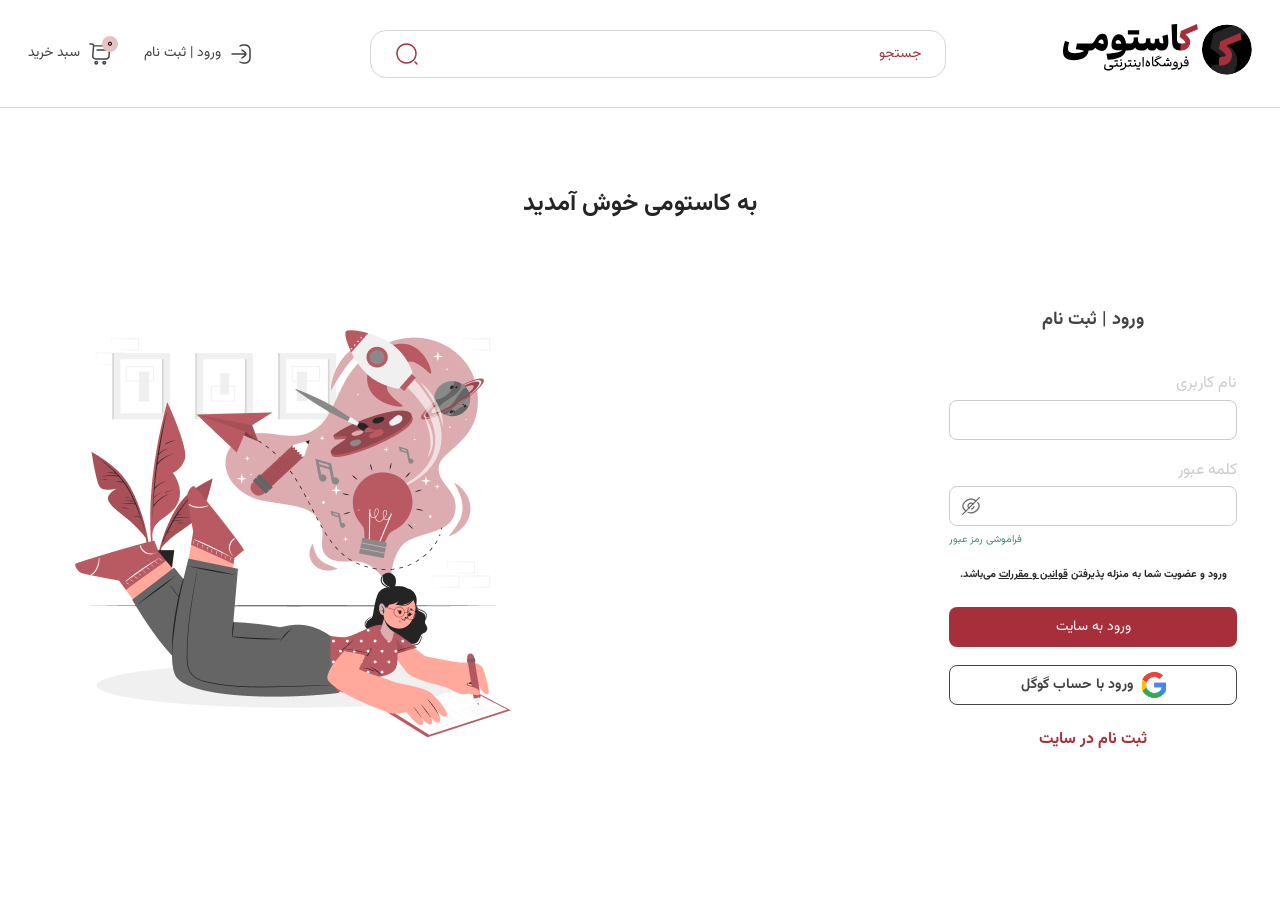
<file: page/login.html>
<!doctype html>
<html lang="fa-IR" dir="rtl">
  <head>
    <meta charset="UTF-8" />
    <meta name="viewport" content="width=device-width, initial-scale=1.0" />
    <title>ورود به سایت | کاستومی</title>

    <!-- SEO & Metadata -->
    <meta
      name="description"
      content="ورود به حساب کاربری فروشگاه اینترنتی کاستومی - دسترسی به سفارش‌ها و خدمات اختصاصی"
    />

    <!-- Favicon -->
    <link rel="icon" type="image/svg+xml" href="../favicon.svg" />

    <!-- Preload Fonts -->
    <link
      rel="preload"
      href="../assets/font/Vazirmatn-Regular.woff2"
      as="font"
      type="font/woff2"
      crossorigin
    />
    <link
      rel="preload"
      href="../assets/font/Vazirmatn-Bold.woff2"
      as="font"
      type="font/woff2"
      crossorigin
    />

    <!-- Stylesheets css -->
    <link rel="stylesheet" href="../css/main.css" />
    <link rel="stylesheet" href="../css/pages/login.css" />
      <link rel="stylesheet" href="../css/responsive.css" />
  </head>
  <body>
    <header class="header header__login">
      <div class="container">
        <div class="header__main">
          <a href="index.html" class="header__logo-wrapper">
            <img
              src="../assets/svg/logo.svg"
              alt="کاستومی"
              class="header__logo"
            />
          </a>
          <form action="#" class="header__search-box">
            <input
              type="text"
              class="header__search"
              placeholder="جستجو"
              id="header-search"
            />

            <span class="header__search-fake" aria-hidden="true">
              جستجو در
              <img
                src="../assets/svg/TYPE.svg"
                alt=""
                class="header__search-fake-logo"
              />
            </span>
            <button
              type="submit"
              class="header__search-btn"
              aria-label="انجام جستجو"
            >
              <svg
                width="24"
                height="24"
                viewBox="0 0 24 24"
                fill="none"
                xmlns="http://www.w3.org/2000/svg"
                class="header__search-icon"
              >
                <path
                  d="M11.5 21.75C5.85 21.75 1.25 17.15 1.25 11.5C1.25 5.85 5.85 1.25 11.5 1.25C17.15 1.25 21.75 5.85 21.75 11.5C21.75 17.15 17.15 21.75 11.5 21.75ZM11.5 2.75C6.67 2.75 2.75 6.68 2.75 11.5C2.75 16.32 6.67 20.25 11.5 20.25C16.33 20.25 20.25 16.32 20.25 11.5C20.25 6.68 16.33 2.75 11.5 2.75Z"
                  fill="#A72F3B"
                />
                <path
                  d="M21.9995 22.7514C21.8095 22.7514 21.6195 22.6814 21.4695 22.5314L19.4695 20.5314C19.1795 20.2414 19.1795 19.7614 19.4695 19.4714C19.7595 19.1814 20.2395 19.1814 20.5295 19.4714L22.5295 21.4714C22.8195 21.7614 22.8195 22.2414 22.5295 22.5314C22.3795 22.6814 22.1895 22.7514 21.9995 22.7514Z"
                  fill="#A72F3B"
                />
              </svg>
            </button>
          </form>
          <div class="header__action-wrapper">
            <a href="#" class="header__login-wrapper">
              <svg
                width="24"
                height="24"
                viewBox="0 0 24 24"
                fill="none"
                xmlns="http://www.w3.org/2000/svg"
              >
                <path
                  d="M15 3.75001C15.9577 3.75001 16.3492 3.75234 16.6648 3.80233C18.4834 4.09036 19.9096 5.51662 20.1977 7.33516C20.2477 7.65083 20.25 8.04234 20.25 9.00001V15C20.25 15.9577 20.2477 16.3492 20.1977 16.6649C19.9096 18.4834 18.4834 19.9097 16.6648 20.1977C16.3492 20.2477 15.9577 20.25 15 20.25H14C13.0424 20.25 12.1607 19.9342 11.4504 19.4007C11.1192 19.1519 10.6491 19.2188 10.4003 19.5499C10.1516 19.8811 10.2184 20.3513 10.5496 20.6C11.5106 21.3219 12.7064 21.75 14 21.75L15.0809 21.75C15.9329 21.7501 16.4518 21.7501 16.8995 21.6792C19.3599 21.2895 21.2895 19.3599 21.6792 16.8995C21.7501 16.4518 21.7501 15.9328 21.75 15.0808V8.91921C21.7501 8.06718 21.7501 7.54819 21.6792 7.10051C21.2895 4.64013 19.3599 2.71049 16.8995 2.3208C16.4518 2.2499 15.9329 2.24994 15.0809 2.25L14 2.25001C12.7064 2.25001 11.5106 2.67807 10.5496 3.39997C10.2184 3.64874 10.1516 4.11889 10.4003 4.45008C10.6491 4.78127 11.1192 4.84808 11.4504 4.59932C12.1607 4.06583 13.0424 3.75001 14 3.75001H15Z"
                  fill="#434343"
                />
                <path
                  d="M13.466 7.41233C13.1414 7.15498 12.6697 7.20947 12.4123 7.53404C12.155 7.85861 12.2095 8.33034 12.534 8.58769L14.297 9.98554C15.001 10.5438 15.483 10.9274 15.8105 11.25L3 11.25C2.58579 11.25 2.25 11.5858 2.25 12C2.25 12.4142 2.58579 12.75 3 12.75L15.8105 12.75C15.483 13.0727 15.001 13.4563 14.297 14.0145L12.534 15.4123C12.2095 15.6697 12.155 16.1414 12.4123 16.466C12.6697 16.7905 13.1414 16.845 13.466 16.5877L15.2648 15.1614C15.9373 14.6283 16.4922 14.1883 16.8875 13.7945C17.2932 13.3904 17.6294 12.9419 17.7208 12.3687C17.7402 12.2466 17.75 12.1234 17.75 12C17.75 11.8766 17.7402 11.7534 17.7208 11.6313C17.6294 11.0582 17.2932 10.6096 16.8875 10.2055C16.4922 9.81173 15.9373 9.37176 15.2648 8.83858L13.466 7.41233Z"
                  fill="#434343"
                />
              </svg>
              <span class="header__login-txt">ورود | ثبت نام</span>
            </a>
            <a href="#" class="header__shopping-wrapper" aria-label="سبد خرید">
              <svg
                width="24"
                height="24"
                viewBox="0 0 24 24"
                fill="none"
                xmlns="http://www.w3.org/2000/svg"
                class="header__shopping-icon"
              >
                <path
                  d="M18.19 17.75H7.53999C6.54999 17.75 5.59999 17.33 4.92999 16.6C4.25999 15.87 3.92 14.89 4 13.9L4.83 3.94C4.86 3.63 4.74999 3.33001 4.53999 3.10001C4.32999 2.87001 4.04 2.75 3.73 2.75H2C1.59 2.75 1.25 2.41 1.25 2C1.25 1.59 1.59 1.25 2 1.25H3.74001C4.47001 1.25 5.15999 1.56 5.64999 2.09C5.91999 2.39 6.12 2.74 6.23 3.13H18.72C19.73 3.13 20.66 3.53 21.34 4.25C22.01 4.98 22.35 5.93 22.27 6.94L21.73 14.44C21.62 16.27 20.02 17.75 18.19 17.75ZM6.28 4.62L5.5 14.02C5.45 14.6 5.64 15.15 6.03 15.58C6.42 16.01 6.95999 16.24 7.53999 16.24H18.19C19.23 16.24 20.17 15.36 20.25 14.32L20.79 6.82001C20.83 6.23001 20.64 5.67001 20.25 5.26001C19.86 4.84001 19.32 4.60999 18.73 4.60999H6.28V4.62Z"
                  fill="#434343"
                />
                <path
                  d="M16.25 22.75C15.15 22.75 14.25 21.85 14.25 20.75C14.25 19.65 15.15 18.75 16.25 18.75C17.35 18.75 18.25 19.65 18.25 20.75C18.25 21.85 17.35 22.75 16.25 22.75ZM16.25 20.25C15.97 20.25 15.75 20.47 15.75 20.75C15.75 21.03 15.97 21.25 16.25 21.25C16.53 21.25 16.75 21.03 16.75 20.75C16.75 20.47 16.53 20.25 16.25 20.25Z"
                  fill="#434343"
                />
                <path
                  d="M8.25 22.75C7.15 22.75 6.25 21.85 6.25 20.75C6.25 19.65 7.15 18.75 8.25 18.75C9.35 18.75 10.25 19.65 10.25 20.75C10.25 21.85 9.35 22.75 8.25 22.75ZM8.25 20.25C7.97 20.25 7.75 20.47 7.75 20.75C7.75 21.03 7.97 21.25 8.25 21.25C8.53 21.25 8.75 21.03 8.75 20.75C8.75 20.47 8.53 20.25 8.25 20.25Z"
                  fill="#434343"
                />
                <path
                  d="M21 8.75H9C8.59 8.75 8.25 8.41 8.25 8C8.25 7.59 8.59 7.25 9 7.25H21C21.41 7.25 21.75 7.59 21.75 8C21.75 8.41 21.41 8.75 21 8.75Z"
                  fill="#434343"
                />
              </svg>
              <span class="header__shopping-txt">سبد خرید</span>
              <div class="header__quantity">
                <span>۰</span>
              </div>
            </a>
          </div>
        </div>
      </div>
    </header>

    <main class="login-page login-page--blur">
      <div class="container">
        <div class="login-page__wrapper">
          <h1 class="login-page__title">به کاستومی خوش آمدید</h1>

          <section class="login-card">
            <div class="login-card__logo-wrapper">
              <img
                src="../assets/svg/Logo-Type.svg"
                alt="کاستومی"
                class="login-card__logo"
              />
            </div>

            <div class="login-card__form">
              <form action="#" class="login-form">
                <h2 class="login-card__title">ورود | ثبت نام</h2>

                <div class="login-form__group">
                  <label for="username" class="login-form__label username--label"
                    >نام کاربری</label
                  >
                  <input
                    type="text"
                    id="username"
                    class="login-form__input  username--input"
                    autocomplete="username"
                    value=""
                  />
                  <p class="form--username hidden"></p>
                </div>

                <div class="login-form__group">
                  <label for="password" class="login-form__label password--label"
                    >کلمه عبور</label
                  >
                  <div class="login-form__password-wrapper">
                    <input
                      type="password"
                      id="password"
                      class="login-form__input password--input"
                      autocomplete="current-password"
                      value=""
                    />
                    <button
                      type="button"
                      class="login-form__toggle-btn"
                      aria-label="نمایش کلمه عبور"
                    >
                      <img
                        src="../assets/svg/eye-slash.svg"
                        class="login-form__eye-password form--show-password"
                        alt=""
                      />
                    </button>
                  </div>
                    <p class="form--password hidden"></p>
                </div>

                <div class="login-form__options">
                  <a href="#" class="login-form__forgot-link"
                    >فراموشی رمز عبور</a
                  >
                </div>

                <p class="login-form__notice">
                  ورود و عضویت شما به منزله پذیرفتن
                  <a href="#" class="login-form__notice-link"
                    >قوانین و مقررات</a
                  >
                  می‌باشد.
                </p>

                <button type="submit" class="login-form__btn btn btn--primary">
                  ورود به سایت
                </button>
                <button
                  type="button"
                  class="login-form__btn-google btn btn--outline"
                >
                  <img src="../assets/img/google.png" alt="گوگل" />
                  <span>ورود با حساب گوگل</span>
                </button>

                <div class="login-form__footer">
                  <a href="#" class="login-form__signup-link"
                    >ثبت نام در سایت</a
                  >
                </div>
              </form>
            </div>

            <div class="login-card__photo">
              <img src="../assets/img/login.png" alt="ورود به حساب" />
            </div>
          </section>
        </div>
      </div>
    </main>

    <script src="../js/validation.js"></script>
  </body>
</html>
</file>
<file: css/main.css>
@import url(./variables.css);
@import url(./fonts.css);
@import url(./reset.css);
@import url(./components.css);

@import url(./pages/login.css);
@import url(./pages/error-404.css);
@import url(./pages/user-profile.css);
@import url(./designers.css);



body {
  font-family: var(--vazir);
  font-weight: var(--fw-regular);
  line-height: var(--lh-140);
  font-size: var(--fs-body-3);
}


::-webkit-scrollbar {
  width: 0.9rem;
}

::-webkit-scrollbar-button {
  display: none;
  width: 0;
  height: 0;
}

::-webkit-scrollbar-track {
  background: var(--color-Neutral-Gray-10);
  opacity: 0.3;
}

::-webkit-scrollbar-thumb {
  background: var(--color-Primary);
  border-radius: 10rem;
  height: 8rem;
}

::-webkit-scrollbar-thumb:hover {
  background: color-mix(in srgb, var(--color-Primary) 80%, transparent);
}

/* helper class */
.item-center {
  align-items: center;
}
.section-space {
  margin-top: var(--s-36px);
}
body.no-scroll {
  overflow: hidden;
}

/* Header */
.header {
  border-bottom: 0.1rem solid var(--color-Neutral-Gray-4);
  container: header / inline-size;
}
.header__banner {
  font-size: var(--fs-body-4);
  color: var(--color-Primary-Tint-1);
  background-color: var(--color-Primary);
  text-align: center;
  width: 100%;
  height: var(--s-40px);
  line-height: var(--lh-180);
  padding-block: calc(var(--spacing) * 0.7);
}
.header__main {
  display: flex;
  align-items: center;
  justify-content: space-between;
  padding-block: var(--s-24px);
}
.header__search-box {
  display: flex;
  align-items: center;
  justify-content: space-between;
  height: var(--s-48px);
  width: 100%;
  max-width: clamp(20rem, 45vw, 59.6rem);
  background-color: var(--color-Primary-Tint-1);
  padding: 1.1rem var(--s-24px);
  border: 0.1rem solid var(--color-Neutral-Gray-4);
  border-radius: var(--radius-lg);
  flex-shrink: 1;
  position: relative;
}
.header__search-btn {
  background: transparent;
  border: none;
  padding: 0;
  margin: 0;
  cursor: pointer;
  display: flex;
  align-items: center;
  justify-content: center;
  line-height: 0;
  flex-shrink: 0;
}

.header__search-btn:focus-visible {
  outline: 2px solid var(--color-Primary);
  border-radius: var(--radius-sm, 4px);
}
.header__search-fake {
  display: none;
}
.header__search {
  border: none;
  outline: none;
  width: 100%;
}
.header__search::placeholder {
  color: var(--color-Primary);
  font-size: var(--fs-body-4);
  line-height: var(--lh-140);
}
.header__search-icon {
  cursor: pointer;
}
.header__action-wrapper,
.header__login-wrapper,
.header__shopping-wrapper {
  display: flex;
  align-items: center;
}
.header__action-wrapper {
  gap: var(--s-32px);
}
.header__login-wrapper,
.header__shopping-wrapper {
  gap: var(--s-8px);
}
.header__shopping-wrapper {
  position: relative;
}
.header__login-txt,
.header__shopping-txt {
  font-size: var(--fs-body-4);
  color: var(--color-Neutral-Gray-9);
}
.header__quantity {
  position: absolute;
  top: -0.6rem;
  right: -0.6rem;
  height: var(--s-16px);
  width: var(--s-16px);
  background-color: var(--color-Primary-Tint-4);
  display: grid;
  place-items: center;
  border-radius: 50%;
  line-height: 1;
  font-size: var(--fs-body-4);
}
.header__logo-mobile,
.nav-btn {
  display: none;
}
.nav-btn {
  --line-gap: 0.6rem;
  --line-angle: 45deg;

  align-items: center;
  justify-content: center;
  background: none;
  border: none;
  padding: 0;
  cursor: pointer;
  z-index: 101;
}

.nav-btn__line,
.nav-btn__line::before,
.nav-btn__line::after {
  width: calc(var(--spacing) * 2.2);
  height: 0.2rem;
  background-color: var(--color-Neutral-Gray-10);
  border-radius: var(--radius-lg);
  transition: var(--transition-fast);
  will-change: transform, background-color;
}

.nav-btn__line {
  position: relative;
  display: block;
}

.nav-btn__line::before,
.nav-btn__line::after {
  content: "";
  position: absolute;
  right: 0;
}

.nav-btn__line::before {
  transform: translateY(calc(var(--line-gap) * -1));
}

.nav-btn__line::after {
  transform: translateY(var(--line-gap));
}

.nav-btn.nav-btn--open .nav-btn__line {
  background-color: transparent;
}

.nav-btn.nav-btn--open .nav-btn__line::before {
  transform: translateY(0) rotate(var(--line-angle));
}

.nav-btn.nav-btn--open .nav-btn__line::after {
  transform: translateY(0) rotate(calc(var(--line-angle) * -1));
}

/* SidebarMenu */

.sidebar-menu {
  position: fixed;
  inset: 0;
  width: 75%;
  z-index: 100;
  background-color: #fff;
  overflow-y: auto;
  transform: translateX(100%);
  transition: transform 0.3s ease;
}

.sidebar-menu.sidebar-menu--open {
  transform: translateX(0);
}

.sidebar-menu__group {
  list-style: none;
  margin: 0;
  padding: 0;
}

.sidebar-menu__group + .sidebar-menu__group {
  margin-top: 2.5rem;
}
.sidebar-menu__list--first {
  margin-top: 15rem;
}
.sidebar-menu__link {
  display: flex;
  align-items: center;
  justify-content: space-between;
  padding: 1.3rem 1.5rem;
  text-decoration: none;
}

.sidebar-menu__list--first .sidebar-menu__text {
  font-size: var(--fs-body-4);
  font-weight: 500;
  color: var(--color-Neutral-Gray-10);
}

.sidebar-menu__list--first .sidebar-menu__arrow {
  width: 2.4rem;
  height: 2.4rem;
  flex-shrink: 0;
}
.sidebar-menu__text {
  font-size: var(--fs-body-3);
  font-weight: 500;
  color: var(--color-Neutral-Gray-10);
}

.sidebar-menu__arrow {
  width: 2rem;
  height: 2rem;
  flex-shrink: 0;
}

/* Nav */
.nav {
  display: flex;
  align-items: center;
  gap: 7rem;
  margin-top: 2.2rem;
  container: nav / inline-size;
}
.nav-list {
  display: flex;
  align-items: center;
  gap: var(--s-72px);
  color: var(--color-Neutral-Gray-9);
  white-space: nowrap;
}
.nav-list__link {
  position: relative;
  display: inline-block;
  padding-bottom: 0.6rem;
  text-decoration: none;
}
.nav-list__link::after {
  content: "";
  position: absolute;
  display: block;
  left: 0;
  right: 0;
  bottom: 0;
  height: 0.2rem;
  border-radius: 0.2rem;
  background-color: var(--color-Primary);
  transform: scaleX(0);
  transform-origin: center;
  transition: transform 300ms cubic-bezier(0.4, 0, 0.2, 1);
  z-index: 10;
}
.nav-list__link:hover::after {
  transform: scaleX(1);
}

/* mobile__nav-posfixed */

.btm-menu {
  display: none;
}

/* Hero */
.hero {
  background-color: var(--color-Primary-Tint-3);
  border-radius: var(--radius-lg);
  color: var(--color-Neutral-Gray-9);
  position: relative;
  overflow: hidden;
}
.hero::before,
.hero::after {
  content: "";
  position: absolute;
  width: 24.1rem;
  height: 38.1rem;
  background-color: var(--color-Primary-Tint-2);
  z-index: 1;
  opacity: 0.9;
  border-radius: var(--radius-sm);
}
.hero::before {
  left: -13.8rem;
  bottom: -16.4rem;
  transform: rotate(-10deg);
}
.hero::after {
  right: -20.9rem;
  top: -8.7rem;
  transform: rotate(10deg);
}
.hero__content {
  display: flex;
  flex-direction: column;
  grid-column: 2 / 6;
  margin-right: -4rem;
  z-index: 2;
  position: relative;
}
.hero__title {
  font-size: var(--fs-h3);
  line-height: var(--lh-180);
  font-weight: var(--fw-bold);
}
.hero__caption {
  font-size: var(--fs-body-2);
  line-height: var(--lh-180);
  margin-block: 2rem 5.5rem;
  max-width: 38rem;
}
.hero__btns {
  display: flex;
  gap: var(--s-24px);
  align-items: center;
}
.hero__btn {
  min-width: 18.4rem;
  padding-inline: var(--s-32px);
  justify-content: center;
}
.hero__img-wrapper {
  grid-column: 6 / 11;
  margin-right: -5rem;
  z-index: 2;
  position: relative;
}
.hero__img {
  object-fit: cover;
}

/* Category */
.category {
  display: flex;
  flex-direction: column;
  gap: var(--s-24px);
  overflow: hidden;
  color: var(--color-Neutral-Gray-10);
}
.category__cards {
  gap: var(--s-24px);
}
.category__card {
  grid-column: span 2;
  display: flex;
  flex-direction: column;
  gap: var(--s-8px);
  border: 0.1rem solid var(--color-Neutral-Gray-4);
  border-radius: var(--radius-lg);
  text-align: center;
  padding: var(--s-8px);
}

.category__img-wrapper {
  border-radius: var(--radius-sm);
  overflow: hidden;
  height: 7.9rem;
}
.category__img {
  width: 100%;
  height: 100%;
  object-fit: cover;
  object-position: center;
}
.category__card-title {
  font-size: clamp(1.2rem, 1vw, 1.5rem);
  font-weight: var(--fw-bold);
}
.category__arrows {
  display: none;
}

/* Best Products */
.best {
  display: flex;
  flex-direction: column;
  gap: var(--s-24px);
}
.best .section-header__title::after {
  max-width: 84.1rem;
  width: 100%;
}

/* Special */
.special {
  display: flex;
  flex-direction: column;
  gap: var(--s-24px);
}
.special__wrapper {
  grid-template-rows: repeat(2, 27.6rem);
}
.special__wrapper .special__card:first-child {
  grid-column: span 6;
  grid-row: 1 / 3;
}
.special__card {
  position: relative;
  display: flex;
  flex-direction: column;
  border-radius: var(--radius-lg);
  overflow: hidden;
  width: 100%;
  height: 100%;
  grid-column: span 3;
}
.special__card::after {
  content: "";
  position: absolute;
  inset: 0;
  background: linear-gradient(
    180deg,
    rgba(0, 0, 0, 0) 0%,
    rgba(0, 0, 0, 0.75) 100%
  );
  z-index: 1;
  pointer-events: none;
}
.special__img {
  width: 100%;
  height: 100%;
  object-fit: cover;
  object-position: center;
  display: block;
}
.special__title {
  font-size: var(--fs-h3);
  font-weight: var(--fw-bold);
  color: var(--color-Primary-Tint-3);
  position: absolute;
  bottom: 3.2rem;
  right: 3.2rem;
  z-index: 2;
}

.special__title--mobile-school {
  display: none;
}
.special__badge {
  position: absolute;
  top: 0;
  left: 1.5rem;
  width: 5.7rem;
  height: 9.7rem;
  background-color: var(--color-Primary-Tint-7);
  color: var(--color-Primary-Tint-1);
  display: flex;
  flex-direction: column;
  align-items: center;
  justify-content: flex-start;
  padding-top: 1.4rem;
  gap: 0.6rem;
  font-weight: var(--fw-bold);
  z-index: 3;
  -webkit-mask-image: url("data:image/svg+xml,%3Csvg xmlns='http://www.w3.org/2000/svg' viewBox='0 0 57 97'%3E%3Cpath d='M0 0h57v94a2 2 0 0 1-3.2 1.6Q28.5 58 3.2 95.6A2 2 0 0 1 0 94Z'/%3E%3C/svg%3E");
  mask-image: url("data:image/svg+xml,%3Csvg xmlns='http://www.w3.org/2000/svg' viewBox='0 0 57 97'%3E%3Cpath d='M0 0h57v94a2 2 0 0 1-3.2 1.6Q28.5 58 3.2 95.6A2 2 0 0 1 0 94Z'/%3E%3C/svg%3E");
  -webkit-mask-size: 100% 100%;
  mask-size: 100% 100%;
}
.special__badge span {
  font-size: var(--fs-body-1);
  line-height: 1.1;
  letter-spacing: 0.05rem;
}

/* Favorite */
.favorite {
  display: flex;
  flex-direction: column;
  gap: var(--s-24px);
}
.favorite__btn {
  height: 3.8rem;
  font-weight: var(--fw-bold);
}

/* Designers */
.designers {
  display: flex;
  flex-direction: column;
  gap: var(--s-24px);
}
.designers__wrapper {
  container: designers / inline-size;
}
.designers__card {
  display: flex;
  flex-direction: column;
  align-items: center;
  text-align: center;
  background-color: var(--color-Primary-Tint-1);
  border-radius: var(--radius-lg);
  border: 0.1rem solid var(--color-Neutral-Gray-4);
  overflow: hidden;
  grid-column: span 3;
}
.designers__card-head {
  background-color: var(--color-Primary-Tint-2);
  width: 100%;
  height: var(--s-72px);
  position: relative;
  margin-bottom: var(--s-40px);
}
.designers__profile-img {
  width: var(--s-80px);
  height: var(--s-80px);
  object-fit: cover;
  border-radius: 50%;
  position: absolute;
  bottom: -4rem;
  left: 50%;
  transform: translateX(-50%);
}
.designers__card-body {
  padding: 0 var(--s-16px) var(--s-16px) var(--s-16px);
  display: flex;
  flex-direction: column;
  align-items: center;
  gap: var(--s-16px);
  width: 100%;
}
.designers__name {
  margin-block: 3rem 2rem;
  font-weight: var(--fw-bold);
}
.designers__info {
  display: flex;
  align-items: center;
  justify-content: center;
}
.designers__info-text {
  position: relative;
  color: var(--color-Neutral-Gray-7);
  font-size: var(--fs-caption-4);
}
.designers__info-text:not(:last-child) {
  margin-inline-end: var(--s-16px);
}
.designers__info-text:not(:last-child)::after {
  content: "";
  position: absolute;
  left: -0.8rem;
  top: 50%;
  transform: translateY(-50%);
  width: 0.2rem;
  height: var(--s-16px);
  background-color: var(--color-Neutral-Gray-5);
  border-radius: 99px;
}
.designers__pattern {
  display: flex;
  align-items: center;
  justify-content: center;
  gap: var(--s-12px);
}
.designers__pattern-wrapper {
  border: 0.1rem solid var(--color-Neutral-Gray-5);
  border-radius: var(--radius-sm);
  width: var(--s-80px);
  height: var(--s-80px);
  overflow: hidden;
}
.designers__pattern-img {
  width: 100%;
  height: 100%;
  object-fit: cover;
}
.designers__btn {
  height: 3.8rem;
  font-weight: var(--fw-bold);
  width: 100%;
  max-width: 27.2rem;
  gap: var(--s-8px);
}

/* Gift */
.gift {
  gap: var(--s-24px);
}
.gift__card {
  width: 100%;
  background-color: var(--color-Primary-Tint-3);
  border-radius: 1.8rem;
  display: flex;
  align-items: center;
  justify-content: space-between;
  overflow: hidden;
  height: 18.8rem;
  padding-inline: 2.8rem 0rem;
  grid-column: span 6;
}
.gift__card-content {
  display: flex;
  flex-direction: column;
  align-items: flex-start;
  gap: var(--s-16px);
}
.gift__title {
  font-size: var(--fs-h4);
  color: var(--color-Neutral-Gray-10);
  font-weight: var(--fw-bold);
  line-height: 1.4;
  max-width: 24.3rem;
  margin-bottom: 0;
}
.gift__card-img {
  width: 45%;
  height: 100%;
  flex-shrink: 0;
}
.gift__img {
  width: 100%;
  height: 100%;
  object-fit: cover;
  display: block;
}
.gift__card-img--pos {
  object-position: center top;
}

/* latest */

.latest {
  display: flex;
  flex-direction: column;
  gap: var(--s-24px);
  margin-block: var(--s-32px);
}
.product.product__latest--content {
  border: none;
}

.latest__caption {
  font-size: clamp(1.2rem, 3vw, 2.2rem);
  line-height: var(--lh-140);
  font-weight: var(--fw-bold);
  max-width: 22rem;
}
.latest__img-wrapper {
  align-items: flex-end;
  width: 23rem;
  height: 100%;
}
.latest__img {
  object-fit: contain;
  width: 100%;
  height: 100%;
}

/* cards */

.cards__wrapper {
  width: 100%;
  height: 100%;
}

.card__img-wrapper {
  width: 100%;
  height: 100%;
  border-radius: clamp(var(--radius-sm), 0.457rem + 0.95vw, var(--radius-lg));
  overflow: hidden;
}

.cards__img {
  width: 100%;
  height: 100%;
  object-fit: cover;
  object-position: center top;
  display: block;
}

.card__img-wrapper.item-1,
.card__img-wrapper.item-6 {
  grid-column: span 3;
  max-height: 16rem;
  aspect-ratio: 288 / 160;
}

.card__img-wrapper.item-1 {
  grid-row: 1 / 3;
}

.card__img-wrapper.item-6 {
  grid-row: 1 / 3;
}

.card__img-wrapper.item-2,
.card__img-wrapper.item-3,
.card__img-wrapper.item-4,
.card__img-wrapper.item-5 {
  grid-column: span 3;
  max-height: 6.8rem;
  aspect-ratio: 288 / 68;
}

.card__img-wrapper.item-2,
.card__img-wrapper.item-3 {
  grid-row: 1 / 2;
}

.card__img-wrapper.item-4,
.card__img-wrapper.item-5 {
  grid-row: 2 / 3;
}

.card__description {
  font-size: clamp(1rem, 0.504rem + 1.549vw, 2.4rem);
  text-align: center;
  color: var(--color-Neutral-Gray-10);
  margin-block: var(--s-24px);
  font-weight: var(--fw-bold);
  line-height: var(--lh-140);
}
.cards__btn__wrapper {
  display: flex;
  justify-content: center;
}
.cards__btn {
  max-width: 18.4rem;
  margin-inline: auto;
}

.card__img-wrapper:nth-child(1) img {
  object-position: 50% 20%;
}

.card__img-wrapper:nth-child(2) img {
  object-position: 50% 49%;
}

.card__img-wrapper:nth-child(3) img {
  object-position: 50% 40%;
}

.card__img-wrapper:nth-child(4) img {
  object-position: 50% 41%;
}

.card__img-wrapper:nth-child(5) img {
  object-position: 50% 50%;
}

.card__img-wrapper:nth-child(6) img {
  object-position: 50% 39%;
  transform: scale(1.1) translateZ(0);
}

/* interest */

.interest {
  display: flex;
  flex-direction: column;
  gap: var(--s-24px);
  position: relative;
}

.interest__products {
  display: flex;
  gap: var(--s-24px);
  overflow-x: auto;
  overflow-y: hidden;
  scrollbar-width: none;
  -ms-overflow-style: none;
}

.interest__products::-webkit-scrollbar {
  display: none;
}

.interest__products > * {
  flex-shrink: 0;
  width: 28.8rem;
}

.interest__icon {
  position: absolute;
  left: 0.5rem;
  top: 50%;
  transform: translate(-50%, -50%);
  z-index: 10;
  background: transparent;
  border: none;
  padding: 0;
  cursor: pointer;
  display: flex;
  align-items: center;
  justify-content: center;
}

/* footer */

.footer {
  margin-top: 4.5rem;
}
.newsletter {
  background-color: var(--color-Primary-Shade-6);
  padding-block: 5.26rem;
  padding-inline: 2rem;
}
.newsletter__wrapper {
  display: flex;
  justify-content: space-between;
  align-items: center;
}
.newsletter__form {
  display: flex;
  flex-direction: column;
  gap: 0.8rem;
}
.newsletter__form-text {
  font-size: var(--fs-body-4);
  color: #fff;
}
.newsletter__form-wrapper {
  display: flex;
  gap: 1.2rem;
}
.newsletter__input {
  border-radius: 0.8rem;
  outline: none;
  border: #fff 0.1rem solid;
  background-color: transparent;
  height: 4rem;
  padding: 0.6rem 0.8rem;
  width: 39.2rem;
  color: #fff;
}
.newsletter__input::placeholder {
  color: var(--color-Neutral-Gray-6);
  font-size: var(--fs-body-5);
}
.newsletter__btn {
  padding: 0.8rem 2.4rem;
  border-radius: 0.8rem;
  background-color: var(--color-Primary);
  border: none;
  color: #fff;
  cursor: pointer;
}
.newsletter__socials {
  display: flex;
  flex-direction: column;
  gap: 2.4rem;
}
.newsletter__socials-text {
  font-size: var(--fs-body-4);
  color: #fff;
}
.newsletter__socials-wrapper {
  display: flex;
  align-items: center;
  justify-content: space-around;
  transition: all 150ms ease-in-out;
}

.newsletter__support,
.newsletter__socials-text-mobile,
.newsletter__copyright-mobile {
  display: none;
}

.newsletter__icons {
  max-width: 2.4rem;
  max-height: 1.8rem;
}
.newsletter__phone {
  direction: ltr;
  unicode-bidi: embed;
  margin-right: 0.5rem;
}

.main-footer {
  background-color: var(--color-Primary);
  color: #fff;
  padding: 5rem 5rem 1rem 5rem;
  container: main-footer / inline-size;
}
.main-footer__wrapper {
  display: flex;
  align-items: center;
}
.main-footer__right {
  flex-basis: 65%;
  display: flex;
  align-items: center;
}
.main-footer__right-wrapper {
  display: flex;
  gap: 12rem;
}
.main-footer__list-wrapper {
  display: flex;
  flex-direction: column;
  gap: 2rem;
}

.main-footer__list-title {
  font-size: var(--fs-caption-1);
  position: relative;
  padding-bottom: 0.8rem;
  width: fit-content;
}
.main-footer__list-title::after {
  content: "";
  position: absolute;
  bottom: 0;
  right: 0;
  width: 100%;
  height: 0.2rem;
  background-color: var(--color-Neutral-Gray-6);
  border-radius: 0.2rem;
}
.main-footer-list {
  display: flex;
  flex-direction: column;
  gap: 2rem;
}

.main-footer__link {
  font-size: var(--fs-body-4);
}
.main-footer__left {
  flex-basis: 35%;
  display: flex;
  flex-direction: column;
  text-align: center;
  gap: 6rem;
}
.main-footer__left-title {
  font-size: var(--fs-h6);
}
.main-footer__left-info-wrapper {
  font-size: var(--fs-body-5);
  display: flex;
  justify-content: center;
  align-items: center;
  gap: 4rem;
}

.main-footer__phone {
  margin-right: 1rem;
  direction: ltr;
  display: inline-block;
}
.main-footer__imgs-wrapper {
  display: flex;
  justify-content: center;
  gap: var(--s-32px);
}
.main-footer__img-frame {
  border-radius: 0.4rem;
  overflow: hidden;
}
.main-footer__img {
  width: 100%;
  height: 100%;
  object-fit: contain;
  display: block;
}
.main-footer__copyright {
  font-size: var(--fs-caption-4);
  color: var(--color-Neutral-Gray-6);
  margin-top: 1rem;
}
</file>
<file: css/responsive.css>
/* Container & Grid System */
.container {
  width: min(calc(100% - 3rem), 122.4rem);
  margin-inline: auto;
}

.grid {
  display: grid;
  grid-template-columns: repeat(12, 1fr);
  grid-gap: var(--s-24px);
  width: 100%;
}

/* Media Queries */

/* Small Desktops */
@media (max-width: 1200px) {
  .header__logo {
    width: 15.5rem;
  }
  .nav,
  .nav-list {
    gap: var(--s-24px);
  }
  .nav-list {
    font-size: var(--fs-body-4);
  }
  .btn {
    padding: var(--spacing) var(--s-16px);
  }
  .section-header__icon {
    width: 3.2rem;
    height: 3.2rem;
  }
  .hero::before {
    left: -20.8rem;
    bottom: -14.4rem;
  }
  .hero::after {
    right: -23.9rem;
    top: -7.7rem;
  }
  .designers__pattern-wrapper {
    width: 6.4rem;
    height: 6.4rem;
  }
}

/* Laptops */
@media (max-width: 1024px) {
  .header__logo {
    width: 14rem;
  }
  .nav,
  .nav-list {
    gap: var(--s-16px);
  }
  .nav-list {
    font-size: 1.35rem;
  }
  .btn {
    padding: var(--s-8px) var(--s-12px);
    min-width: 13.2rem;
    gap: 0.6rem;
  }
  .btn__text {
    font-size: 1.25rem;
  }
  .hero__title {
    font-size: 2.8rem;
  }
  .hero__caption {
    font-size: var(--fs-body-4);
    max-width: 26rem;
  }
  .hero__img {
    width: 48rem;
  }
  .hero__btn-icon {
    width: 1.9rem;
    height: 1.9rem;
  }
  .special__wrapper {
    display: grid;
    grid-template-columns: repeat(4, 1fr);
    grid-template-rows: auto;
    gap: var(--s-12px);
  }
  .special__wrapper .special__card:first-child {
    grid-column: span 2;
    grid-row: span 2;
  }
  .special__card {
    grid-column: span 1;
    grid-row: span 1;
    aspect-ratio: 1 / 1;
  }
  .special__title {
    font-size: var(--fs-body-2);
    bottom: var(--spacing);
    right: var(--spacing);
  }
  .special__badge {
    width: var(--s-32px);
    height: 5.4rem;
    padding-top: 0.6rem;
    left: 0.6rem;
    gap: 0.2rem;
  }
  .special__badge span {
    font-size: var(--fs-body-4);
  }
  .designers__pattern,
  .designers__pattern-wrapper,
  .designers__info-text:not(:last-child)::after {
    display: none;
  }
  .designers__info {
    flex-direction: column;
    text-align: center;
    align-items: center;
    gap: var(--s-8px);
  }
  .designers__info-text {
    font-size: var(--fs-caption-1);
  }
  .designers__info-text:not(:last-child) {
    margin-inline-end: 0;
  }
}

/* Tablets */
@media (max-width: 768px) {
  .header__logo-wrapper,
  .header__action-wrapper,
  .nav,
  .hero::before,
  .hero::after {
    display: none;
  }
  .nav-btn {
     display: inline-flex;
    order: 1;
  }
  .header__logo-mobile {
    display: block;
    order: 3;
  }
  .header__search-box {
    order: 2;
  }
  .header__search::placeholder {
    color: transparent;
  }
  .header__search-fake {
    display: flex;
    align-items: center;
    gap: var(--s-4px);
    position: absolute;
    top: 50%;
    right: var(--s-24px);
    transform: translateY(-50%);
    font-size: var(--fs-body-4);
    color: var(--color-Primary);
    pointer-events: none;
  }
  .header__search-fake-logo {
    height: 1.6rem;
    width: auto;
  }
  .header__search:focus ~ .header__search-fake,
  .header__search:not(:placeholder-shown) ~ .header__search-fake {
    display: none;
  }

  .hero {
    padding: var(--s-16px);
  }
  .hero__img-wrapper {
    grid-column: 1 / -1;
    grid-row: 1;
    margin: 0 0 -3.5rem;
    height: auto;
    display: flex;
    justify-content: center;
  }
  .hero__img {
    width: clamp(30rem, 100%, 60rem);
  }
  .hero__content {
    grid-column: 1 / -1;
    grid-row: 2;
    margin-right: 0;
    width: 100%;
    align-items: center;
  }
  .hero__title {
    font-size: var(--fs-h3);
    line-height: var(--lh-140);
    text-align: center;
  }
  .hero__caption {
    font-size: var(--fs-body-4);
    line-height: var(--lh-180);
    margin-block: var(--spacing) var(--s-16px);
    text-align: center;
    max-width: 45rem;
  }
  .hero__btns {
    gap: var(--s-12px);
    width: 100%;
    max-width: 32rem;
    justify-content: center;
  }
  .hero__btn {
    flex: 1;
    min-width: 0;
    height: var(--s-32px);
    padding-inline: var(--s-8px);
    display: flex;
    align-items: center;
    justify-content: center;
  }
  .hero__btn .btn__text {
    font-size: var(--fs-body-5);
    white-space: nowrap;
  }

  .category__cards {
    gap: var(--s-24px);
    display: flex;
    overflow-x: auto;
    overflow-y: hidden;
    scroll-behavior: smooth;
  }
  .category__cards > * {
    flex-shrink: 0;
    width: 14.5rem;
  }
  .category__cards {
    scrollbar-width: none;
  }
  .category__cards::-webkit-scrollbar {
    display: none;
  }

  .section-header::after {
    display: none;
  }
  .section-header__link {
    margin-right: auto;
  }
  .gift__img {
    border-top-right-radius: var(--radius-md);
    border-bottom-right-radius: var(--radius-md);
  }
  .interest__icon {
    display: none;
  }

  .category__arrows {
    display: flex;
    align-items: center;
    gap: 0.8rem;
    order: 3;
    margin-right: auto;
  }

  .products .product:nth-child(n + 5) {
    display: none;
  }
  .special__wrapper {
    gap: var(--s-8px);
  }
  .special__title {
    font-size: var(--fs-body-4);
    bottom: var(--s-8px);
    right: var(--s-8px);
  }
  .special__badge span {
    font-size: var(--fs-body-5);
  }
  .gift {
    grid-template-columns: 1fr;
    gap: var(--s-12px);
  }
  .gift__card {
    min-height: 19rem;
    border-radius: var(--radius-sm);
    padding-inline-start: var(--s-12px);
  }
  .gift__card-content {
    gap: 2.2rem;
  }
  .gift__card-img {
    width: 40%;
  }

  .card__img-wrapper.item-2,
  .card__img-wrapper.item-4 {
    display: none;
  }

  .card__img-wrapper.item-3,
  .card__img-wrapper.item-5 {
    grid-column: span 6;
    aspect-ratio: 152 / 38;
  }

  .card__img-wrapper.item-1,
  .card__img-wrapper.item-6 {
    grid-column: span 3;
    aspect-ratio: 68 / 84;
  }
  .latest .products .product:nth-child(6) {
    display: block;
  }
  .footer {
    padding-bottom: calc(8rem + env(safe-area-inset-bottom, 0px));
  }
  .newsletter__wrapper {
    flex-direction: column;
    gap: 2.6rem;
  }
  .main-footer {
    display: none;
  }
  .btm-menu {
    position: fixed;
    bottom: 0;
    background-color: var(--color-Primary);
    color: var(--color-Neutral-Gray-5);
    font-size: var(--fs-body-5);
    display: flex;
    align-items: center;
    justify-content: space-around;
    padding: 1rem 2rem;
    z-index: 999;
    right: 0;
    left: 0;
    text-align: center;
    padding-bottom: env(safe-area-inset-bottom, 0px);
    height: 8rem;
  }
  .btm-menu__text--active {
    color: #fff;
  }
  .btm-menu__link {
    display: flex;
    flex-direction: column;
    align-items: center;
  }

  .login-card__photo img,
  .login-page__title,
  .header.header__login {
    display: none;
  }
  .login-card__logo-wrapper {
    display: block;
    margin-block: -2rem 4rem;
  }
  .login-card {
    flex-direction: column;
  }
  .login-card__form {
    width: 100%;
  }
  .profile__title {
    display: none;
  }
  .profile__container {
    flex-direction: column;
    margin-top: 3rem;
  }
  .profile__sidebar,
  .profile__content {
    flex-basis: 100%;
  }

  .profile__content {
    border: none;
    padding: 0rem;
  }
  .profile-card {
    max-width: 100%;
    border: none;
  }

}

/* Mobiles */
@media (max-width: 576px) {
  .header__search-box {
    border-radius: 4rem;
    height: var(--s-40px);
  }

  .hero__title {
    font-size: clamp(1.8rem, 3vw, 2.4rem);
  }
  .section-header::after {
    display: none;
  }
  .section-header__icon {
    display: none;
  }
  .section-header__link {
    margin-right: auto;
  }
  .products {
    grid-template-columns: repeat(12, 1fr);
    gap: var(--s-12px);
  }
  .product {
    grid-column: span 6;
    padding: 0.6rem;
  }
  .product__title {
    font-size: clamp(1.25rem, 3vw, 1.4rem);
  }
  .product__price {
    font-size: var(--fs-body-2);
  }
  .product__info {
    font-size: var(--fs-body-5);
  }
  .product__img-wrapper {
    aspect-ratio: 1 / 1;
    width: 9.6rem;
    height: auto;
    margin-inline: auto;
  }
  .product__img {
    object-fit: cover;
    height: 100%;
  }
  .product__card-color {
    width: var(--s-12px);
    height: var(--s-12px);
  }

  .special__title {
    font-size: var(--fs-body-5);
    bottom: 0.6rem;
    right: 0.6rem;
  }
  .special__badge {
    width: 3rem;
    height: var(--s-32px);
    padding-top: 0.2rem;
    left: 0.2rem;
    gap: 0;
  }
  .special__badge span {
    font-size: 0.8rem;
  }
  .special__title.special__title--normal-school {
    display: none;
  }
  .special__title.special__title--mobile-school {
    display: block;
    font-size: var(--fs-body-5);
    bottom: var(--s-8px);
    right: var(--s-8px);
    z-index: 3;
  }
  .favorite__btn-text {
    font-size: var(--fs-body-5);
  }
  .designers__icon-header-sec {
    display: none;
  }
  .designers__wrapper {
    grid-template-columns: repeat(12, 1fr);
  }
  .designers__card {
    grid-column: span 6;
  }

  .designers__card-head::before {
    content: "";
    position: absolute;
    inset: 0;
    background-image: url(../assets/img/card-bg.webp);
    background-position: center;
    background-repeat: no-repeat;
    background-size: cover;
    opacity: 0.45;
  }

  .gift__title {
    font-size: var(--fs-h6);
    max-width: 36rem;
  }
  .gift__card {
    height: 15rem;
    min-height: auto;
  }
  .gift__img {
    max-height: 15rem;
  }
  .gift__btn {
    max-height: 3.6rem;
    padding: 0;
    border: none;
  }
  .cards__btn {
    max-width: 100%;
  }
  .card__description {
    margin-block: 1.5rem;
  }
  .newsletter {
    padding-block: 1.5rem;
  }
  .newsletter__form,
  .newsletter__socials-text {
    display: none;
  }

  .newsletter__support,
  .newsletter__socials-text-mobile,
  .newsletter__copyright-mobile {
    display: block;
    color: #fff;
    font-size: 1.2rem;
  }
  .newsletter__copyright-mobile {
    font-size: 1rem;
  }
}

/* Container Queries */

@container main-footer (max-width: 1080px) {
  .main-footer__wrapper {
    display: flex;

    flex-direction: column;
  }
  .main-footer__right {
    margin-bottom: 4rem;
  }
}

@container products (max-width: 955px) {
  .latest .products .product:last-child {
    display: none;
  }
  .product {
    grid-column: span 6;
  }
  .product.product__latest--content {
    grid-column: span 12;
    text-align: center;
    width: 100%;
    height: 20rem;
    display: flex;
    flex-direction: column;
    justify-content: space-between;
    align-items: center;
    margin-bottom: 6rem;
    gap: 2rem;
  }
  .latest__caption {
    text-align: right;
    max-width: 62rem;
  }
  .latest__img-wrapper {
    width: 30rem;
    height: 100%;
  }
}

@container header (max-width: 792px) {
  .header__logo {
    width: 13rem;
  }
}

@container designers (max-width: 684px) {
  .designers__wrapper .designers__card:nth-child(2),
  .designers__wrapper .designers__card:nth-child(5),
  .designers__wrapper .designers__card:nth-child(6),
  .designers__wrapper .designers__card:nth-child(7) {
    display: none;
  }
  .designers__card {
    grid-column: span 6;
  }
}

@container header (max-width: 380px) {
  .header__banner {
    font-size: 1.15rem;
  }
}
</file>
<file: css/pages/login.css>
.login-page {
  margin-top: 8rem;
  margin-bottom: 8rem;
}

.login-page__wrapper {
  padding-inline: 1.5rem;
}

.login-page__title {
  color: var(--color-Neutral-Gray-10);
  line-height: var(--lh-140);
  font-size: var(--fs-h4);
  margin-bottom: 6.5rem;
  text-align: center;
}

.login-card {
  display: flex;
  align-items: center;
  justify-content: space-between;
}

.login-card__logo-wrapper {
  display: none;
}

.login-card__form {
  display: flex;
  flex-direction: column;
  align-items: center;
  width: 28.8rem;
}

.login-card__title {
  color: var(--color-Neutral-Gray-9);
  line-height: var(--lh-140);
  font-size: var(--fs-h6);
  margin-bottom: 4rem;
  text-align: center;
}

.login-card__photo {
  display: flex;
  justify-content: center;
  align-items: center;
}

.login-card__photo img {
  max-width: 100%;
  height: auto;
}

.login-form {
  display: flex;
  flex-direction: column;
  width: 100%;
}

.login-form__group {
  display: flex;
  flex-direction: column;
  gap: 0.4rem;
  margin-bottom: 1.6rem;
}

.login-form__label {
  color: var(--color-Neutral-Gray-5);
  font-size: var(--fs-body-3);
}

.login-form__input {
  border-radius: var(--radius-sm);
  border: 0.1rem solid var(--color-Neutral-Gray-5);
  width: 100%;
  height: 4rem;
  padding-inline: 1.2rem;
  outline: none;
  font-size: 1.4rem;
}



.login-form__password-wrapper {
  position: relative;
  width: 100%;
}

.login-form__toggle-btn {
  position: absolute;
  left: 1.2rem;
  top: 50%;
  transform: translateY(-50%);
  background: transparent;
  border: none;
  cursor: pointer;
  display: flex;
  align-items: center;
  justify-content: center;
  padding: 0;
}

.login-form__eye-password {
  width: 2rem;
  height: 2rem;
}

.login-form__options {
  margin-bottom: 1.6rem;
  display: flex;
  justify-content: flex-end;
  margin-top: -1.7rem;
}

.login-form__forgot-link {
  color: #3c8f7c;
  font-size: 1.05rem;
}

.login-form__notice {
  color: var(--color-Neutral-Gray-10);
  font-size: 1.05rem;
  font-weight: var(--fw-bold);
  text-align: center;
  margin-block: 0rem 2.5rem;
  line-height: var(--lh-140);
}

.login-form__notice-link {
  text-decoration: underline;
  color: inherit;
}

.login-form__btn {
  padding: 0.8rem 2.4rem;
  width: 100%;
  height: 4rem;
  margin-bottom: 1.8rem;
}

.login-form__btn-google {
  display: flex;
  align-items: center;
  justify-content: center;
  gap: 0.8rem;
  color: var(--color-Neutral-Gray-9);
  border: 0.1rem solid var(--color-Neutral-Gray-9);
  border-radius: var(--radius-sm);
  font-size: var(--fs-caption-1);
  padding: 0.8rem 2.4rem;
  width: 100%;
  height: 4rem;
  background-color: transparent;
  cursor: pointer;
  margin-bottom: 2.4rem;
  font-weight: var(--fw-bold);
}

.login-form__footer {
  text-align: center;
}

.login-form__signup-link {
  color: var(--color-Primary);
  font-size: 1.6rem;
  font-weight: var(--fw-bold);
  text-decoration: none;
}


/* for js Codes */


.unsuccess {
  font-size: var(--fs-body-4);
  color: var(--color-State-Error);
  padding-top: 0.65rem;
}
.unsuccess--label {
 color: var(--color-State-Error);
}
.unsuccess--input {
border: 0.2rem solid var(--color-State-Error);
}
</file>
